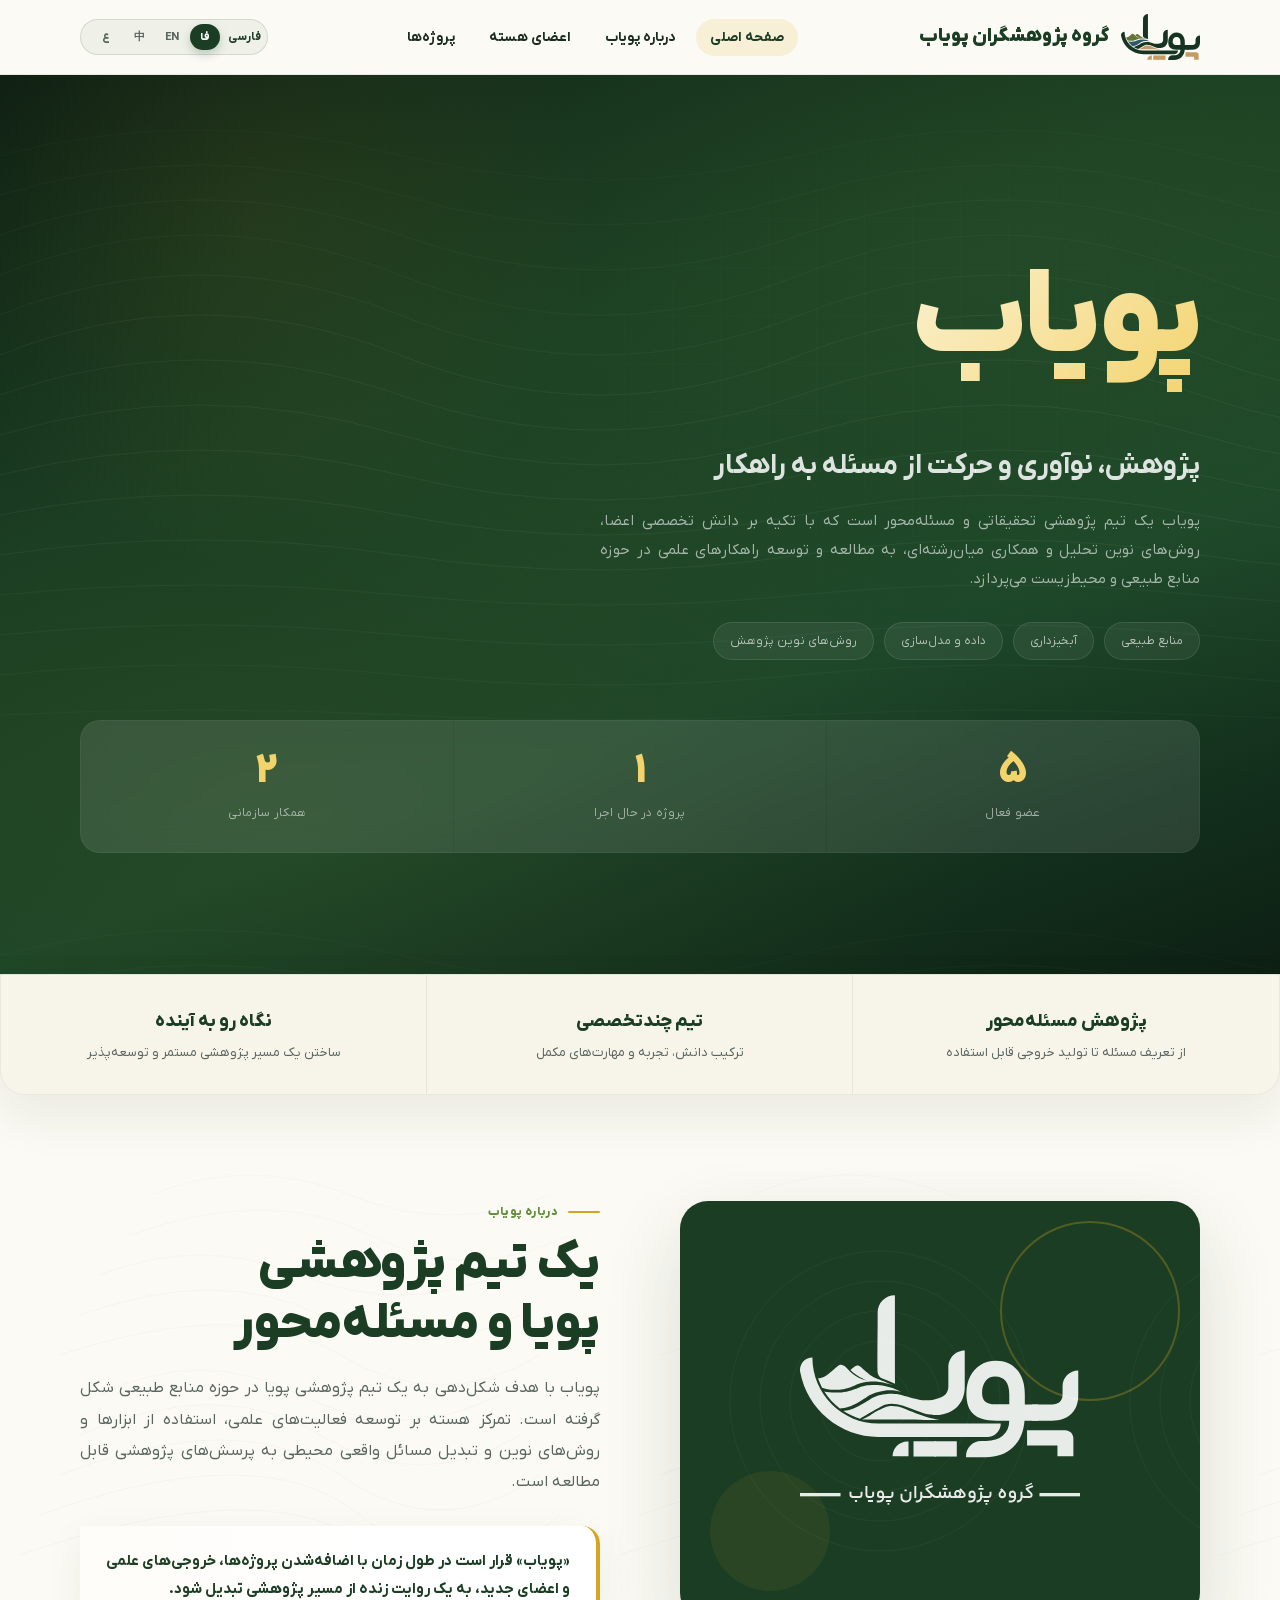
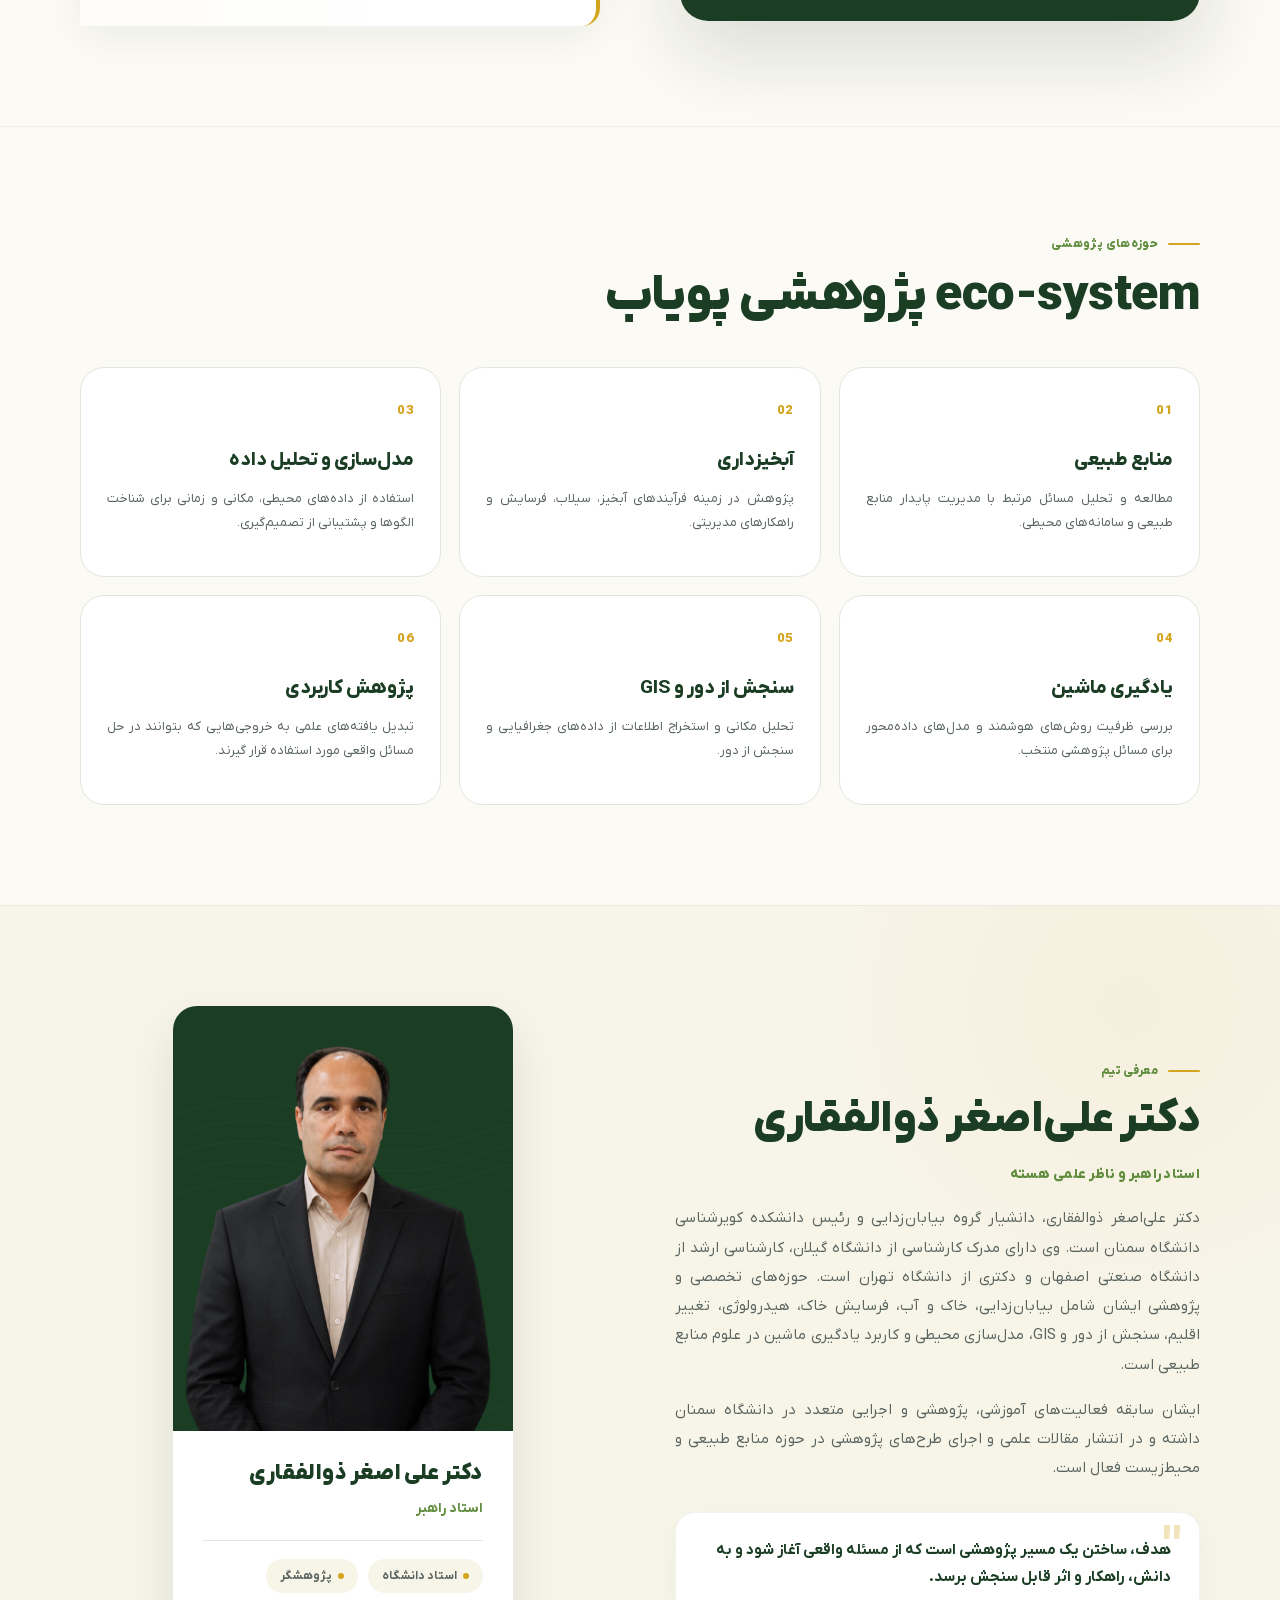
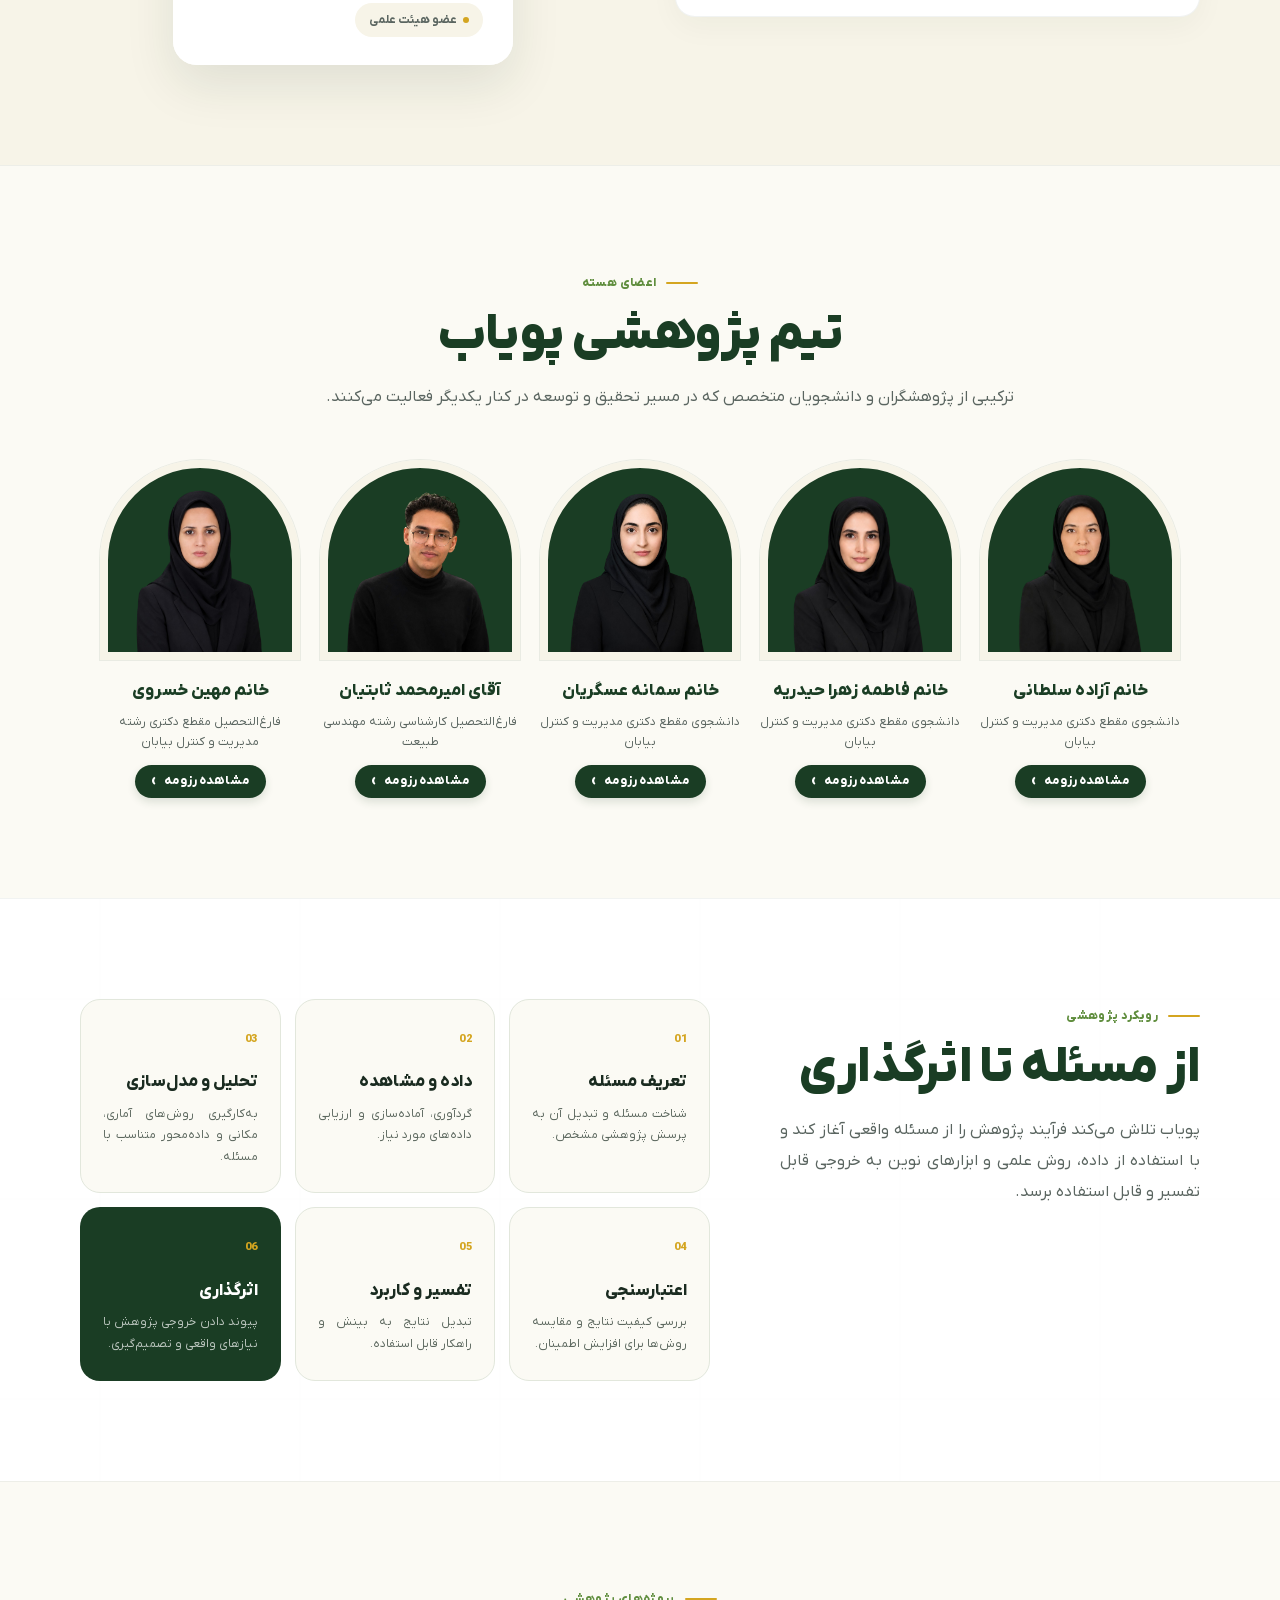
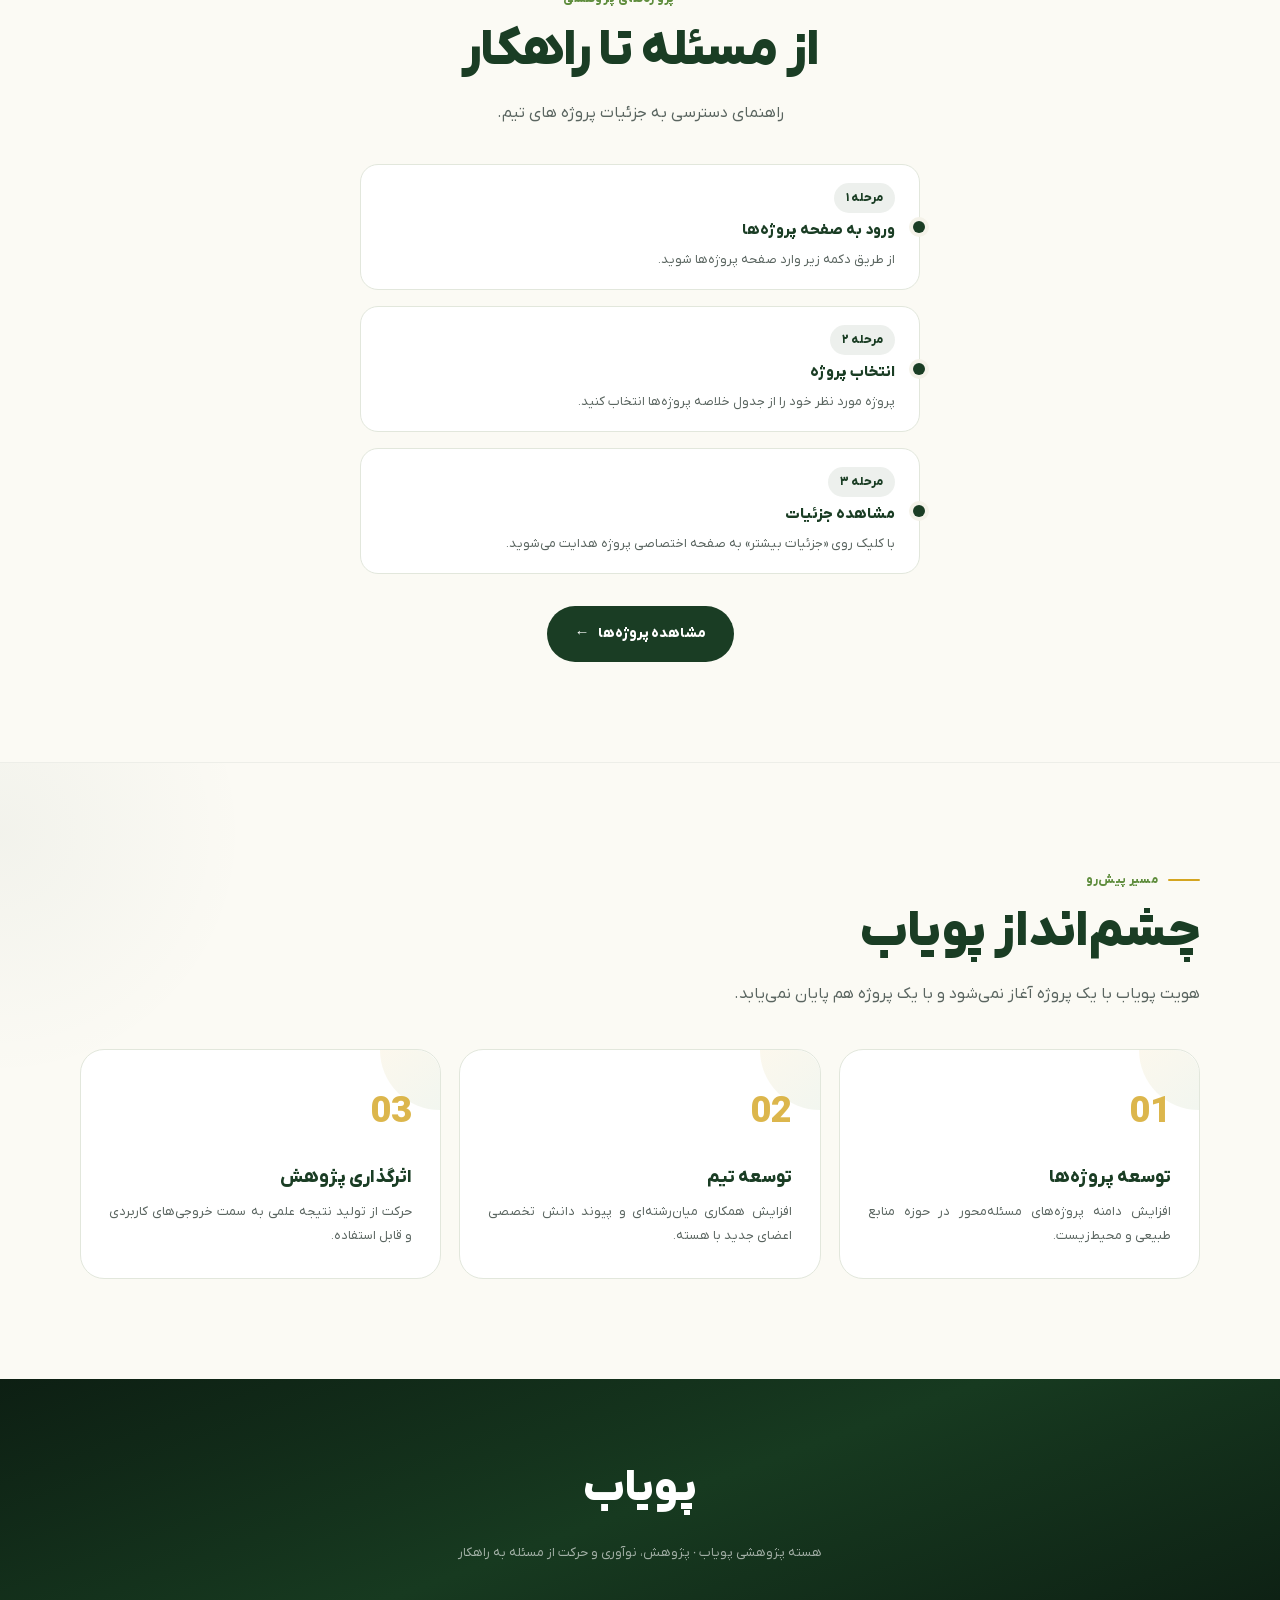
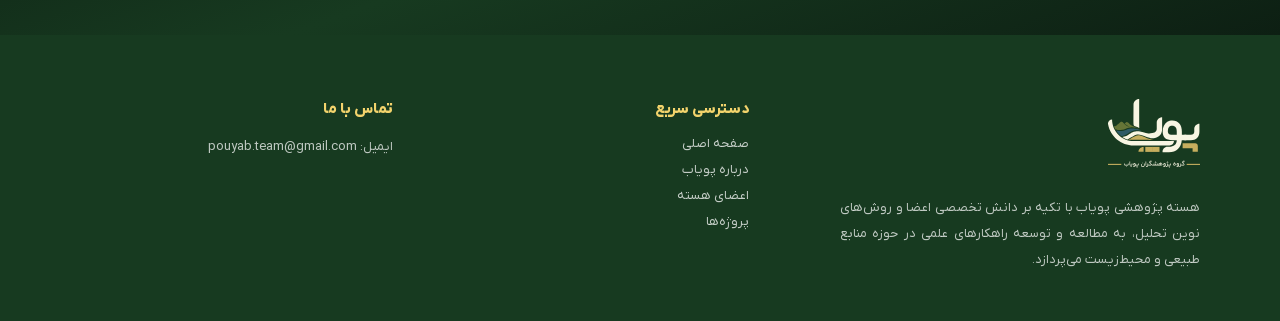
<file: index.html>
<!doctype html>
<html lang="fa" dir="rtl">
<head>
<meta charset="utf-8">
<meta name="viewport" content="width=device-width, initial-scale=1.0">
<meta name="description" content="پویاب با هدف شکلدهی به یک تیم پژوهشی پویا در حوزه منابع طبیعی شکل گرفته است. تمرکز هسته بر توسعه فعالیتهای علمی، استفاده از ابزارها و روشهای نوین و تبدیل مسائل واقعی محیطی به پرسشهای پژوهشی قابل مطالعه است.">
<title>تیم پژوهشی پویاب</title>
<link rel="canonical" href="https://www.pouyabteam.com/">
<link rel="icon" type="image/webp" href="assets/images/logo.webp">
<link rel="icon" type="image/png" sizes="48x48" href="assets/images/favicon-48x48.png">
<link rel="apple-touch-icon" sizes="180x180" href="assets/images/apple-touch-icon.png">
<meta property="og:type" content="website">
<meta property="og:site_name" content="تیم پژوهشی پویاب">
<meta property="og:title" content="تیم پژوهشی پویاب">
<meta property="og:description" content="پویاب با هدف شکلدهی به یک تیم پژوهشی پویا در حوزه منابع طبیعی شکل گرفته است. تمرکز هسته بر توسعه فعالیتهای علمی، استفاده از ابزارها و روشهای نوین و تبدیل مسائل واقعی محیطی به پرسشهای پژوهشی قابل مطالعه است.">
<meta property="og:url" content="https://www.pouyabteam.com/">
<meta property="og:image" content="https://www.pouyabteam.com/assets/images/logo.webp">
<meta property="og:locale" content="fa_IR">
<meta name="twitter:card" content="summary">
<meta name="twitter:title" content="تیم پژوهشی پویاب">
<meta name="twitter:description" content="پویاب با هدف شکلدهی به یک تیم پژوهشی پویا در حوزه منابع طبیعی شکل گرفته است. تمرکز هسته بر توسعه فعالیتهای علمی، استفاده از ابزارها و روشهای نوین و تبدیل مسائل واقعی محیطی به پرسشهای پژوهشی قابل مطالعه است.">
<meta name="twitter:image" content="https://www.pouyabteam.com/assets/images/logo.webp">
<script type="application/ld+json">
{
  "@context": "https://schema.org",
  "@type": "Organization",
  "name": "تیم پژوهشی پویاب",
  "url": "https://www.pouyabteam.com/",
  "logo": "https://www.pouyabteam.com/assets/images/logo.webp",
  "description": "پویاب با هدف شکلدهی به یک تیم پژوهشی پویا در حوزه منابع طبیعی شکل گرفته است.",
  "knowsAbout": ["منابع طبیعی", "آبخیزداری", "سیلاب", "فرسایش", "مدلسازی و تحلیل داده", "سنجش از دور", "GIS"]
}
</script>

<style>
/* =========================================================
   POUYAB — REDESIGNED ELITE THEME
   ========================================================= */

:root{
  --pouyab-green:#1a3d24;
  --pouyab-green-2:#214c2b;
  --pouyab-green-3:#5f8d3d;
  --pouyab-gold:#d4a520;
  --pouyab-gold-soft:#f3d36c;
  --pouyab-cream:#f7f4e8;
  --pouyab-paper:#fbfaf4;
  --pouyab-ink:#1a2b20;
  --pouyab-muted:#5a6560;
  --pouyab-line:#e2e7dc;
  --pouyab-white:#fff;
}

@font-face {
  font-family: "IRANYekan";
  src: url("assets/fonts/IRANYekanX-Regular.woff2") format("woff2");
  font-weight: 400;
  font-style: normal;
  font-display: swap;
}

@font-face {
  font-family: "IRANYekan";
  src: url("assets/fonts/IRANYekanX-Medium.woff2") format("woff2");
  font-weight: 500;
  font-style: normal;
  font-display: swap;
}

@font-face {
  font-family: "IRANYekan";
  src: url("assets/fonts/IRANYekanX-Bold.woff2") format("woff2");
  font-weight: 700;
  font-style: normal;
  font-display: swap;
}

@font-face {
  font-family: "IRANYekan";
  src: url("assets/fonts/IRANYekanX-ExtraBold.woff2") format("woff2");
  font-weight: 800;
  font-style: normal;
  font-display: swap;
}

@font-face {
  font-family: "IRANYekan";
  src: url("assets/fonts/IRANYekanX-Black.woff2") format("woff2");
  font-weight: 900;
  font-style: normal;
  font-display: swap;
}

/* ---------- TOPOGRAPHIC SVG PATTERN ---------- */
.pouyab-page{
  --pouyab-green:#1a3d24;
  --pouyab-green-2:#214c2b;
  --pouyab-green-3:#5f8d3d;
  --pouyab-gold:#d4a520;
  --pouyab-gold-soft:#f3d36c;
  --pouyab-cream:#f7f4e8;
  --pouyab-paper:#fbfaf4;
  --pouyab-ink:#1a2b20;
  --pouyab-muted:#5a6560;
  --pouyab-line:#e2e7dc;
  --pouyab-white:#fff;
  --pouyab-shadow:0 24px 60px rgba(20,50,30,.10);
  --pouyab-shadow-lg:0 32px 80px rgba(20,50,30,.14);

  width:100%;
  max-width:none;
  margin:0;
  overflow:hidden;
  background:var(--pouyab-paper);
  color:var(--pouyab-ink);
  font-family:"IRANYekan",sans-serif;
  line-height:1.85;
  box-sizing:border-box;
  -webkit-font-smoothing:antialiased;
}

.pouyab-page,
.pouyab-page *{
  box-sizing:border-box;
}

.pouyab-page img{
  max-width:100%;
}

.pouyab-page p{
  text-align:justify;
  text-justify:inter-word;
  text-align-last:right;
}

.pouyab-page .pouyab-subtitle,
.pouyab-page .pouyab-copy p,
.pouyab-page .pouyab-leader-copy p,
.pouyab-page .pouyab-area p,
.pouyab-page .pouyab-member p,
.pouyab-page .pouyab-method-intro p,
.pouyab-page .pouyab-future-subtitle,
.pouyab-page .pouyab-collab .pouyab-subtitle,
.pouyab-page .pouyab-projects-intro p{
  text-align:justify;
  text-justify:inter-word;
  text-align-last:right;
}

/* Centered contexts must override the justify above */
.pouyab-members-head p,
.pouyab-member p,
.pouyab-end p,
.pouyab-projects-intro-center .pouyab-title,
.pouyab-projects-intro-center .pouyab-subtitle{
  text-align:center !important;
  text-justify:auto !important;
  text-align-last:center !important;
}

.pouyab-shell{
  width:min(1120px,92%);
  margin:0 auto;
}

.pouyab-section{
  position:relative;
  padding:100px 0;
}

.pouyab-section + .pouyab-section{
  border-top:1px solid rgba(26,61,36,.06);
}

/* ---------- TOPOGRAPHIC BACKGROUND PATTERN ---------- */
.pouyab-topo-pattern{
  position:absolute;
  inset:0;
  pointer-events:none;
  z-index:0;
  opacity:.028;
  background-image:url("data:image/svg+xml,%3Csvg xmlns='http://www.w3.org/2000/svg' width='600' height='600'%3E%3Cpath d='M100,300 Q200,250 300,300 T500,300' fill='none' stroke='%23214c2b' stroke-width='1'/%3E%3Cpath d='M80,340 Q220,280 320,340 T520,340' fill='none' stroke='%23214c2b' stroke-width='1'/%3E%3Cpath d='M60,380 Q240,310 340,380 T540,380' fill='none' stroke='%23214c2b' stroke-width='1'/%3E%3Cpath d='M40,420 Q260,340 360,420 T560,420' fill='none' stroke='%23214c2b' stroke-width='1'/%3E%3Cpath d='M20,460 Q280,370 380,460 T580,460' fill='none' stroke='%23214c2b' stroke-width='1'/%3E%3Cpath d='M100,180 Q200,140 300,180 T500,180' fill='none' stroke='%23214c2b' stroke-width='1'/%3E%3Cpath d='M80,220 Q220,170 320,220 T520,220' fill='none' stroke='%23214c2b' stroke-width='1'/%3E%3Cpath d='M60,260 Q240,200 340,260 T540,260' fill='none' stroke='%23214c2b' stroke-width='1'/%3E%3Cpath d='M150,100 Q250,60 350,100 T550,100' fill='none' stroke='%23214c2b' stroke-width='.8'/%3E%3Cpath d='M130,140 Q270,90 370,140 T570,140' fill='none' stroke='%23214c2b' stroke-width='.8'/%3E%3C/svg%3E");
  background-size:600px 600px;
}

/* ---------- EDITORIAL TYPOGRAPHY ---------- */
.pouyab-eyebrow{
  display:inline-flex;
  align-items:center;
  gap:10px;
  color:var(--pouyab-green-3);
  font-size:12px;
  font-weight:800;
  letter-spacing:.35px;
  text-transform:uppercase;
  margin-bottom:12px;
}

.pouyab-eyebrow:before{
  content:"";
  width:32px;
  height:2px;
  background:var(--pouyab-gold);
  border-radius:999px;
}

.pouyab-title{
  margin:0;
  color:var(--pouyab-green);
  font-size:clamp(30px,4.2vw,50px);
  line-height:1.2;
  font-weight:900;
  letter-spacing:-.5px;
}

.pouyab-subtitle{
  margin:16px 0 0;
  max-width:700px;
  color:var(--pouyab-muted);
  font-size:16px;
  line-height:1.9;
}

.pouyab-ltr{
  direction:ltr;
  unicode-bidi:embed;
}

/* ---------- SCROLL REVEAL ANIMATIONS ---------- */
.sr{
  opacity:0;
  transform:translateY(40px);
  transition:opacity .8s cubic-bezier(.22,1,.36,1),transform .8s cubic-bezier(.22,1,.36,1);
}

.sr.is-visible{
  opacity:1;
  transform:translateY(0);
}

.sr-delay-1{ transition-delay:.12s; }
.sr-delay-2{ transition-delay:.24s; }
.sr-delay-3{ transition-delay:.36s; }
.sr-delay-4{ transition-delay:.48s; }
.sr-delay-5{ transition-delay:.6s; }
.sr-delay-6{ transition-delay:.72s; }

.sr-left{
  opacity:0;
  transform:translateX(50px);
  transition:opacity .8s cubic-bezier(.22,1,.36,1),transform .8s cubic-bezier(.22,1,.36,1);
}
.sr-left.is-visible{
  opacity:1;
  transform:translateX(0);
}

.sr-right{
  opacity:0;
  transform:translateX(-50px);
  transition:opacity .8s cubic-bezier(.22,1,.36,1),transform .8s cubic-bezier(.22,1,.36,1);
}
.sr-right.is-visible{
  opacity:1;
  transform:translateX(0);
}

.sr-scale{
  opacity:0;
  transform:scale(.92);
  transition:opacity .8s cubic-bezier(.22,1,.36,1),transform .8s cubic-bezier(.22,1,.36,1);
}
.sr-scale.is-visible{
  opacity:1;
  transform:scale(1);
}

/* ---------- HERO ---------- */
.pouyab-hero{
  position:relative;
  min-height:100vh;
  display:flex;
  align-items:center;
  overflow:hidden;
  color:#fff;
  background:linear-gradient(160deg,#0d1f13 0%,#183c22 35%,#1a4428 65%,#0d1f13 100%);
}

.pouyab-hero::before{
  content:"";
  position:absolute;
  inset:0;
  background:
    radial-gradient(ellipse 80% 60% at 80% 20%,rgba(95,141,61,.15),transparent),
    radial-gradient(ellipse 60% 50% at 20% 80%,rgba(212,165,32,.06),transparent);
  z-index:1;
}

.pouyab-hero::after{
  content:"";
  position:absolute;
  inset:0;
  opacity:.04;
  background-image:
    linear-gradient(rgba(255,255,255,.5) 1px,transparent 1px),
    linear-gradient(90deg,rgba(255,255,255,.5) 1px,transparent 1px);
  background-size:48px 48px;
  mask-image:radial-gradient(ellipse 80% 70% at 70% 30%,rgba(0,0,0,.6),transparent);
  z-index:1;
}

.pouyab-hero-topo{
  position:absolute;
  inset:0;
  z-index:1;
  opacity:.06;
  background-image:url("data:image/svg+xml,%3Csvg xmlns='http://www.w3.org/2000/svg' width='800' height='800'%3E%3Cpath d='M0,400 Q200,350 400,400 T800,400' fill='none' stroke='%23ffffff' stroke-width='.8'/%3E%3Cpath d='M0,360 Q200,300 400,360 T800,360' fill='none' stroke='%23ffffff' stroke-width='.8'/%3E%3Cpath d='M0,320 Q200,250 400,320 T800,320' fill='none' stroke='%23ffffff' stroke-width='.8'/%3E%3Cpath d='M0,280 Q200,200 400,280 T800,280' fill='none' stroke='%23ffffff' stroke-width='.8'/%3E%3Cpath d='M0,440 Q200,400 400,440 T800,440' fill='none' stroke='%23ffffff' stroke-width='.8'/%3E%3Cpath d='M0,480 Q200,450 400,480 T800,480' fill='none' stroke='%23ffffff' stroke-width='.8'/%3E%3Cpath d='M0,520 Q200,500 400,520 T800,520' fill='none' stroke='%23ffffff' stroke-width='.6'/%3E%3Cpath d='M0,560 Q200,540 400,560 T800,560' fill='none' stroke='%23ffffff' stroke-width='.6'/%3E%3Cpath d='M0,240 Q200,160 400,240 T800,240' fill='none' stroke='%23ffffff' stroke-width='.6'/%3E%3Cpath d='M0,200 Q200,120 400,200 T800,200' fill='none' stroke='%23ffffff' stroke-width='.5'/%3E%3Cpath d='M0,160 Q200,90 400,160 T800,160' fill='none' stroke='%23ffffff' stroke-width='.5'/%3E%3Cpath d='M0,600 Q200,580 400,600 T800,600' fill='none' stroke='%23ffffff' stroke-width='.5'/%3E%3Cpath d='M0,640 Q200,630 400,640 T800,640' fill='none' stroke='%23ffffff' stroke-width='.4'/%3E%3Cpath d='M0,120 Q200,60 400,120 T800,120' fill='none' stroke='%23ffffff' stroke-width='.4'/%3E%3Cpath d='M0,80 Q200,30 400,80 T800,80' fill='none' stroke='%23ffffff' stroke-width='.3'/%3E%3C/svg%3E");
  background-size:800px 800px;
}

.pouyab-hero-glow{
  position:absolute;
  width:700px;
  height:700px;
  border-radius:50%;
  background:radial-gradient(circle,rgba(212,165,32,.08) 0%,transparent 70%);
  top:-200px;
  left:-100px;
  z-index:1;
  pointer-events:none;
}

.pouyab-hero-inner{
  position:relative;
  z-index:3;
  width:min(1120px,92%);
  margin:0 auto;
  padding:60px 0 0;
}

.pouyab-hero-top{
  display:grid;
  grid-template-columns:1.4fr .6fr;
  gap:60px;
  align-items:center;
}

.pouyab-hero-copy{
  max-width:760px;
}

.pouyab-hero-kicker{
  display:inline-flex;
  align-items:center;
  gap:8px;
  padding:8px 18px;
  border:1px solid rgba(255,255,255,.18);
  border-radius:999px;
  background:rgba(255,255,255,.05);
  font-size:13px;
  color:rgba(255,255,255,.7);
  backdrop-filter:blur(8px);
}

.pouyab-hero-kicker::before{
  content:"";
  width:6px;
  height:6px;
  border-radius:50%;
  background:var(--pouyab-gold);
}

.pouyab-hero h1{
  margin:-20px 0 0;
  font-size:clamp(60px,10vw,120px);
  line-height:1.4;
  font-weight:900;
  letter-spacing:-4px;
  background:linear-gradient(135deg,#fff 30%,var(--pouyab-gold-soft) 100%);
  -webkit-background-clip:text;
  -webkit-text-fill-color:transparent;
  background-clip:text;
  margin-bottom:40px !important;
}

.pouyab-hero h2{
  margin:30px 0 0;
  font-size:clamp(18px,2.5vw,28px);
  line-height:1.55;
  font-weight:700;
  color:rgba(255,255,255,.85);
  max-width:600px;
}

.pouyab-hero p{
  max-width:600px;
  margin:18px 0 0;
  color:rgba(255,255,255,.6);
  font-size:15px;
  line-height:1.95;
}

.pouyab-hero-tags{
  display:flex;
  flex-wrap:wrap;
  gap:10px;
  margin-top:28px;
}

.pouyab-hero-tag{
  padding:7px 16px;
  border-radius:999px;
  background:rgba(255,255,255,.06);
  border:1px solid rgba(255,255,255,.1);
  font-size:12px;
  color:rgba(255,255,255,.65);
  transition:all .3s ease;
}

.pouyab-hero-tag:hover{
  background:rgba(255,255,255,.12);
  color:#fff;
}

.pouyab-hero-mark{
  position:relative;
  min-height:320px;
  display:grid;
  place-items:center;
}

.pouyab-hero-logos{
  position:absolute;
  top:2px;
  left:2px;
  display:flex;
  align-items:center;
  gap:20px;
  direction:ltr;
  z-index:10;
}

.pouyab-hero-logos img{
  width:120px;
  height:120px;
  object-fit:contain;
  opacity:.9;
}

/* ---------- HERO STATS BAR ---------- */
.pouyab-hero-stats{
  display:grid;
  grid-template-columns:repeat(3,1fr);
  gap:1px;
  margin-top:60px;
  background:rgba(255,255,255,.08);
  border-radius:20px;
  overflow:hidden;
  backdrop-filter:blur(12px);
  border:1px solid rgba(255,255,255,.08);
}

.pouyab-hero-stat{
  padding:28px 24px;
  text-align:center;
  background:rgba(255,255,255,.03);
  transition:background .3s ease;
}

.pouyab-hero-stat:hover{
  background:rgba(255,255,255,.08);
}

.pouyab-hero-stat strong{
  display:block;
  font-size:clamp(28px,3.5vw,42px);
  font-weight:900;
  color:var(--pouyab-gold-soft);
  line-height:1.1;
}

.pouyab-hero-stat span{
  display:block;
  margin-top:6px;
  font-size:12px;
  color:rgba(255,255,255,.55);
  letter-spacing:.3px;
}

/* ---------- IDENTITY STRIP ---------- */
.pouyab-identity{
  margin-top:-1px;
  position:relative;
  z-index:3;
}

.pouyab-identity-card{
  display:grid;
  grid-template-columns:1fr 1fr 1fr;
  gap:0;
  background:rgba(247,244,232,.95);
  backdrop-filter:blur(16px);
  border:1px solid rgba(26,61,36,.06);
  border-radius:0 0 24px 24px;
  overflow:hidden;
  box-shadow:0 20px 50px rgba(20,50,30,.08);
}

.pouyab-identity-item{
  padding:30px 28px;
  text-align:center;
  position:relative;
  transition:background .3s ease;
}

.pouyab-identity-item:hover{
  background:rgba(255,255,255,.6);
}

.pouyab-identity-item + .pouyab-identity-item{
  border-right:1px solid rgba(26,61,36,.08);
}

.pouyab-identity-item strong{
  display:block;
  color:var(--pouyab-green);
  font-size:18px;
  font-weight:800;
}

.pouyab-identity-item span{
  color:var(--pouyab-muted);
  font-size:13px;
  line-height:1.7;
  display:block;
  margin-top:4px;
}

/* ---------- ABOUT — EDITORIAL MANIFESTO ---------- */
.pouyab-about{
  position:relative;
  overflow:hidden;
}

.pouyab-about-grid{
  display:grid;
  grid-template-columns:1fr 1fr;
  gap:80px;
  align-items:center;
}

.pouyab-about-visual{
  position:relative;
  min-height:420px;
  border-radius:28px;
  background:linear-gradient(160deg,var(--pouyab-green) 0%,#1a3d24 100%);
  overflow:hidden;
  box-shadow:var(--pouyab-shadow-lg);
}

.pouyab-about-visual::before{
  content:"";
  position:absolute;
  inset:0;
  opacity:.08;
  background-image:url("data:image/svg+xml,%3Csvg xmlns='http://www.w3.org/2000/svg' width='400' height='400'%3E%3Ccircle cx='200' cy='200' r='150' fill='none' stroke='%23fff' stroke-width='.5'/%3E%3Ccircle cx='200' cy='200' r='120' fill='none' stroke='%23fff' stroke-width='.5'/%3E%3Ccircle cx='200' cy='200' r='90' fill='none' stroke='%23fff' stroke-width='.5'/%3E%3Ccircle cx='200' cy='200' r='60' fill='none' stroke='%23fff' stroke-width='.5'/%3E%3Ccircle cx='200' cy='200' r='30' fill='none' stroke='%23fff' stroke-width='.5'/%3E%3C/svg%3E");
  background-size:400px 400px;
}

.pouyab-about-center{
  position:absolute;
  inset:0;
  display:grid;
  place-items:center;
  z-index:1;
}

.pouyab-about-logos{
  position:relative;
  display:flex;
  align-items:center;
  gap:20px;
  direction:ltr;
}

.pouyab-about-logos img{
  width:280px;
  height:280px;
  object-fit:contain;
  filter:brightness(0) invert(1);
  opacity:.9;
}

.pouyab-about-accent{
  position:absolute;
  width:180px;
  height:180px;
  border-radius:50%;
  border:2px solid rgba(212,165,32,.3);
  top:20px;
  right:20px;
}

.pouyab-about-accent-2{
  position:absolute;
  width:120px;
  height:120px;
  border-radius:50%;
  background:rgba(212,165,32,.08);
  bottom:30px;
  left:30px;
}

.pouyab-copy{
  position:relative;
  z-index:1;
}

.pouyab-copy p{
  color:var(--pouyab-muted);
  font-size:16px;
  margin:18px 0;
  line-height:1.95;
}

.pouyab-highlight{
  margin-top:28px;
  padding:22px 26px;
  border-right:4px solid var(--pouyab-gold);
  border-radius:0 18px 18px 0;
  background:#fff;
  box-shadow:0 12px 40px rgba(20,50,30,.06);
  color:var(--pouyab-green);
  font-weight:700;
  font-size:15px;
  line-height:1.85;
  position:relative;
  overflow:hidden;
}

.pouyab-highlight::before{
  content:"";
  position:absolute;
  top:0;
  right:0;
  width:100%;
  height:100%;
  background:linear-gradient(90deg,rgba(212,165,32,.03),transparent 60%);
  pointer-events:none;
}

/* ---------- RESEARCH AREAS — CONSTELLATION ---------- */
.pouyab-research{
  position:relative;
}

.pouyab-area-grid{
  display:grid;
  grid-template-columns:repeat(3,1fr);
  gap:18px;
  margin-top:40px;
}

.pouyab-area{
  position:relative;
  min-height:210px;
  padding:28px 26px;
  border:1px solid var(--pouyab-line);
  border-radius:24px;
  background:#fff;
  transition:all .4s cubic-bezier(.22,1,.36,1);
  overflow:hidden;
}

.pouyab-area::before{
  content:"";
  position:absolute;
  top:0;
  right:0;
  width:100%;
  height:3px;
  background:linear-gradient(90deg,var(--pouyab-gold),var(--pouyab-green-3));
  opacity:0;
  transition:opacity .4s ease;
}

.pouyab-area:hover{
  transform:translateY(-6px);
  box-shadow:0 20px 50px rgba(20,50,30,.10);
  border-color:rgba(212,165,32,.3);
}

.pouyab-area:hover::before{
  opacity:1;
}

.pouyab-area-number{
  color:var(--pouyab-gold);
  font-weight:900;
  font-size:13px;
  letter-spacing:.5px;
}

.pouyab-area h3{
  margin:18px 0 8px;
  color:var(--pouyab-green);
  font-size:19px;
  font-weight:800;
}

.pouyab-area p{
  margin:0;
  color:var(--pouyab-muted);
  font-size:13px;
  line-height:1.85;
}

/* ---------- LEADER — PRESTIGIOUS EDITORIAL ---------- */
.pouyab-leader{
  background:var(--pouyab-cream);
  position:relative;
  overflow:hidden;
}

.pouyab-leader::before{
  content:"";
  position:absolute;
  width:600px;
  height:600px;
  border-radius:50%;
  background:radial-gradient(circle,rgba(212,165,32,.05),transparent 70%);
  top:-200px;
  right:-150px;
  pointer-events:none;
}

.pouyab-leader-grid{
  display:grid;
  grid-template-columns:1fr 1fr;
  gap:70px;
  align-items:center;
}

.pouyab-leader-copy{
  order:1;
}

.pouyab-leader-copy .pouyab-title{
  font-size:clamp(28px,4vw,44px);
}

.pouyab-leader-role{
  display:inline-block;
  margin:16px 0;
  color:var(--pouyab-green-3);
  font-size:14px;
  font-weight:800;
  letter-spacing:.3px;
}

.pouyab-leader-copy p{
  color:var(--pouyab-muted);
  font-size:15px;
  margin:0 0 16px;
  line-height:1.95;
}

.pouyab-quote{
  margin-top:28px;
  padding:24px 28px;
  border-radius:20px;
  background:#fff;
  border:1px solid rgba(26,61,36,.06);
  color:var(--pouyab-green);
  font-weight:700;
  font-size:15px;
  line-height:1.85;
  position:relative;
  box-shadow:0 10px 30px rgba(20,50,30,.04);
}

.pouyab-quote::before{
  content:"\"";
  position:absolute;
  top:12px;
  right:18px;
  font-size:48px;
  color:var(--pouyab-gold);
  opacity:.3;
  font-weight:900;
  line-height:1;
}

/* ---------- Leader Photo — Clean Card ---------- */
.pouyab-leader-photo{
  position:relative;
  order:2;
  display:flex;
  justify-content:center;
}

.pouyab-leader-card{
  position:relative;
  width:min(340px,100%);
  border-radius:24px;
  overflow:hidden;
  background:#fff;
  box-shadow:0 20px 50px rgba(20,50,30,.10);
}

.pouyab-leader-card-img{
  position:relative;
  width:100%;
  aspect-ratio:4/5;
  overflow:hidden;
  background:linear-gradient(160deg,var(--pouyab-green) 0%,#1a3d24 100%);
}

.pouyab-leader-card-img::before{
  content:"";
  position:absolute;
  inset:0;
  opacity:.05;
  background-image:url("data:image/svg+xml,%3Csvg xmlns='http://www.w3.org/2000/svg' width='300' height='300'%3E%3Cpath d='M0,150 Q75,120 150,150 T300,150' fill='none' stroke='%23fff' stroke-width='.6'/%3E%3Cpath d='M0,130 Q75,100 150,130 T300,130' fill='none' stroke='%23fff' stroke-width='.6'/%3E%3Cpath d='M0,170 Q75,140 150,170 T300,170' fill='none' stroke='%23fff' stroke-width='.6'/%3E%3Cpath d='M0,110 Q75,80 150,110 T300,110' fill='none' stroke='%23fff' stroke-width='.5'/%3E%3Cpath d='M0,190 Q75,160 150,190 T300,190' fill='none' stroke='%23fff' stroke-width='.5'/%3E%3C/svg%3E");
  background-size:300px 300px;
  z-index:1;
}

.pouyab-leader-card-img img{
  position:absolute;
  inset:0;
  width:100%;
  height:100%;
  object-fit:cover;
  object-position:center top;
  display:block;
}

.pouyab-leader-card-body{
  padding:28px 30px;
  background:#fff;
}

.pouyab-leader-card-name{
  margin:0;
  color:var(--pouyab-green);
  font-size:22px;
  font-weight:900;
  line-height:1.4;
}

.pouyab-leader-card-title{
  margin:6px 0 0;
  color:var(--pouyab-green-3);
  font-size:14px;
  font-weight:700;
}

.pouyab-leader-card-info{
  display:flex;
  flex-wrap:wrap;
  gap:10px;
  margin-top:18px;
  padding-top:18px;
  border-top:1px solid var(--pouyab-line);
}

.pouyab-leader-card-tag{
  display:inline-flex;
  align-items:center;
  gap:6px;
  padding:6px 14px;
  border-radius:999px;
  background:var(--pouyab-cream);
  color:var(--pouyab-muted);
  font-size:12px;
  font-weight:700;
}

.pouyab-leader-card-tag::before{
  content:"";
  width:6px;
  height:6px;
  border-radius:50%;
  background:var(--pouyab-gold);
}

/* ---------- TEAM MEMBERS — RESEARCH NETWORK ---------- */
.pouyab-members{
  position:relative;
}

.pouyab-members-head{
  text-align:center;
  max-width:760px;
  margin:0 auto;
}

.pouyab-members-head .pouyab-eyebrow{
  justify-content:center;
}

.pouyab-member-grid{
  display:flex;
  flex-wrap:wrap;
  justify-content:center;
  gap:20px;
  margin-top:48px;
}

.pouyab-member{
  flex:0 0 200px;
  text-align:center;
  position:relative;
  display:flex;
  flex-direction:column;
  align-items:center;
}

.pouyab-member > p{
  padding-bottom:12px;
}

.pouyab-member > .pouyab-rv-btn{
  margin-top:auto;
}

.pouyab-member-photo{
  position:relative;
  width:200px;
  height:200px;
  margin-inline:auto;
  border-radius:100px 100px 0 0;
  background:linear-gradient(160deg,var(--pouyab-green) 0%,#1a3d24 100%);
  overflow:hidden;
  border:8px solid var(--pouyab-cream);
  box-shadow:0 0 0 1px rgba(26,61,36,.08);
  transition:all .4s cubic-bezier(.22,1,.36,1);
}

.pouyab-member:hover .pouyab-member-photo{
  transform:translateY(-4px);
  box-shadow:0 12px 30px rgba(20,50,30,.12);
}

.pouyab-member-photo img{
  position:absolute;
  top:0;
  left:0;
  width:100%;
  height:100%;
  object-fit:cover;
  object-position:center top;
  display:block;
}

.pouyab-member-photo .pouyab-photo-placeholder{
  color:rgba(255,255,255,.68);
}

.pouyab-member h3{
  color:var(--pouyab-green);
  font-size:17px;
  margin:16px 0 4px;
  font-weight:800;
}

.pouyab-member p{
  color:var(--pouyab-muted);
  font-size:12px;
  margin:0;
  line-height:1.7;
}

.pouyab-member small{
  display:block;
  margin-top:6px;
  color:#89948c;
  font-size:11px;
}

/* ---------- METHOD — VISUAL PROCESS FLOW ---------- */
.pouyab-method{
  background:#fff;
  position:relative;
}

.pouyab-method::before{
  content:"";
  position:absolute;
  inset:0;
  opacity:.018;
  background-image:url("data:image/svg+xml,%3Csvg xmlns='http://www.w3.org/2000/svg' width='200' height='200'%3E%3Cpath d='M0,100 L200,100' stroke='%23214c2b' stroke-width='.5'/%3E%3Cpath d='M100,0 L100,200' stroke='%23214c2b' stroke-width='.5'/%3E%3C/svg%3E");
  background-size:200px 200px;
}

.pouyab-method-grid{
  display:grid;
  grid-template-columns:.8fr 1.2fr;
  gap:70px;
  align-items:start;
}

.pouyab-method-intro p{
  color:var(--pouyab-muted);
  font-size:16px;
  line-height:1.95;
  margin-top:16px;
}

.pouyab-flow{
  display:grid;
  grid-template-columns:repeat(3,1fr);
  gap:14px;
}

.pouyab-flow-card{
  position:relative;
  min-height:155px;
  padding:24px 22px;
  border:1px solid var(--pouyab-line);
  border-radius:20px;
  background:var(--pouyab-paper);
  transition:all .35s cubic-bezier(.22,1,.36,1);
}

.pouyab-flow-card:hover{
  transform:translateY(-3px);
  box-shadow:0 14px 35px rgba(20,50,30,.07);
  border-color:rgba(212,165,32,.3);
}

.pouyab-flow-card:last-child{
  background:var(--pouyab-green);
  color:#fff;
  border-color:transparent;
}

.pouyab-flow-card:last-child:hover{
  background:#1a3d24;
}

.pouyab-flow-num{
  font-size:11px;
  color:var(--pouyab-gold);
  font-weight:900;
  letter-spacing:.5px;
}

.pouyab-flow-card h3{
  margin:14px 0 5px;
  color:inherit;
  font-size:17px;
  font-weight:800;
}

.pouyab-flow-card p{
  margin:0;
  color:inherit;
  opacity:.7;
  font-size:12px;
  line-height:1.8;
}

/* ---------- PROJECTS ---------- */
.pouyab-projects{
  background:var(--pouyab-cream);
  position:relative;
}

.pouyab-project-feature{
  display:grid;
  grid-template-columns:1.05fr .95fr;
  gap:0;
  margin-top:40px;
  border-radius:28px;
  background:#fff;
  box-shadow:var(--pouyab-shadow);
  overflow:hidden;
}

.pouyab-project-visual{
  min-height:380px;
  position:relative;
  overflow:hidden;
  align-self:stretch;
}

.pouyab-project-copy{
  padding:36px 32px;
  align-self:center;
}

.pouyab-project-status{
  display:inline-flex;
  padding:6px 14px;
  border-radius:999px;
  color:var(--pouyab-green);
  background:#edf3e8;
  font-size:11px;
  font-weight:800;
}

.pouyab-project-copy h3{
  color:var(--pouyab-green);
  font-size:26px;
  line-height:1.45;
  margin:16px 0 6px;
  font-weight:800;
}

.pouyab-project-copy h4{
  color:var(--pouyab-green-3);
  margin:0 0 16px;
  font-size:15px;
  font-weight:700;
}

.pouyab-project-copy p{
  color:var(--pouyab-muted);
  font-size:14px;
  line-height:1.85;
}

.pouyab-project-meta{
  display:flex;
  flex-wrap:wrap;
  gap:10px;
  margin-top:24px;
}

.pouyab-project-meta span{
  padding:6px 12px;
  border:1px solid var(--pouyab-line);
  border-radius:10px;
  font-size:11px;
  color:var(--pouyab-muted);
}

/* ---------- PROJECTS INTRO ---------- */
.pouyab-projects-intro{
  position:relative;
}

.pouyab-projects-intro-center{
  max-width:700px;
  margin:0 auto;
  text-align:center;
}

.pouyab-projects-intro-steps{
  position:relative;
  max-width:560px;
  margin:36px auto 0;
  padding-right:0;
  text-align:right;
}

.pouyab-projects-intro-step{
  position:relative;
  display:block;
  padding:18px 24px 18px 18px;
  border-radius:18px;
  background:#fff;
  border:1px solid var(--pouyab-line);
  transition:all .35s cubic-bezier(.22,1,.36,1);
}

.pouyab-projects-intro-step:not(:last-child){
  margin-bottom:16px;
}

.pouyab-projects-intro-step:hover{
  transform:translateY(-2px);
  box-shadow:0 10px 28px rgba(20,50,30,.06);
}

.pouyab-projects-intro-step-dot{
  position:absolute;
  top:50%;
  right:-6px;
  width:12px;
  height:12px;
  margin-top:-6px;
  border-radius:50%;
  background:linear-gradient(135deg,var(--pouyab-green) 0%,#1a3d24 100%);
  box-shadow:0 0 0 4px #f4f2e9;
}

.pouyab-projects-intro-step-body strong{
  display:block;
  color:var(--pouyab-green);
  font-size:15px;
  font-weight:800;
  margin-top:4px;
}

.pouyab-projects-intro-step-body > span:last-child{
  display:block;
  margin-top:4px;
  color:var(--pouyab-muted);
  font-size:13px;
  line-height:1.7;
}

.pouyab-projects-intro-step-label{
  display:inline-block;
  padding:4px 12px;
  border-radius:999px;
  background:rgba(26,61,36,.08);
  color:var(--pouyab-green);
  font-size:12px;
  font-weight:800;
}

.pouyab-projects-intro-btn-wrap{
  margin-top:32px;
  text-align:center;
}

.pouyab-projects-intro-btn{
  display:inline-flex;
  align-items:center;
  gap:8px;
  padding:14px 28px;
  border-radius:999px;
  background:linear-gradient(135deg,var(--pouyab-green) 0%,#1a3d24 100%);
  color:#fff;
  font-size:14px;
  font-weight:800;
  text-decoration:none;
  transition:all .35s cubic-bezier(.22,1,.36,1);
}

.pouyab-projects-intro-btn:hover{
  transform:translateY(-3px);
  box-shadow:0 12px 30px rgba(20,50,30,.25);
}

.pouyab-projects-intro-btn-arrow{
  font-size:15px;
  transition:transform .25s ease;
}

.pouyab-projects-intro-btn:hover .pouyab-projects-intro-btn-arrow{
  transform:translateX(-4px);
}

/* ---------- COLLABORATIONS ---------- */
.pouyab-collab{
  background:linear-gradient(160deg,#0d1f13 0%,var(--pouyab-green) 50%,#1a3d24 100%);
  color:#fff;
  position:relative;
  overflow:hidden;
}

.pouyab-collab::before{
  content:"";
  position:absolute;
  inset:0;
  opacity:.04;
  background-image:url("data:image/svg+xml,%3Csvg xmlns='http://www.w3.org/2000/svg' width='600' height='600'%3E%3Cpath d='M100,300 Q200,250 300,300 T500,300' fill='none' stroke='%23ffffff' stroke-width='.8'/%3E%3Cpath d='M80,340 Q220,280 320,340 T520,340' fill='none' stroke='%23ffffff' stroke-width='.8'/%3E%3Cpath d='M60,380 Q240,310 340,380 T540,380' fill='none' stroke='%23ffffff' stroke-width='.8'/%3E%3Cpath d='M40,420 Q260,340 360,420 T560,420' fill='none' stroke='%23ffffff' stroke-width='.6'/%3E%3Cpath d='M20,460 Q280,370 380,460 T580,460' fill='none' stroke='%23ffffff' stroke-width='.6'/%3E%3Cpath d='M100,180 Q200,140 300,180 T500,180' fill='none' stroke='%23ffffff' stroke-width='.6'/%3E%3Cpath d='M80,220 Q220,170 320,220 T520,220' fill='none' stroke='%23ffffff' stroke-width='.5'/%3E%3C/svg%3E");
  background-size:600px 600px;
}

.pouyab-collab .pouyab-title,
.pouyab-collab .pouyab-subtitle{
  color:#fff;
}

.pouyab-collab .pouyab-subtitle{
  opacity:.7;
}

.pouyab-collab-grid{
  display:grid;
  grid-template-columns:repeat(2,1fr);
  gap:28px;
  margin-top:40px;
}

.pouyab-partner{
  min-height:280px;
  display:flex;
  flex-direction:column;
  align-items:center;
  justify-content:center;
  gap:24px;
  padding:52px 24px;
  border:1px solid rgba(255,255,255,.12);
  border-radius:24px;
  background:rgba(255,255,255,.05);
  text-align:center;
  transition:all .35s cubic-bezier(.22,1,.36,1);
  backdrop-filter:blur(8px);
}

.pouyab-partner:hover{
  background:rgba(255,255,255,.10);
  border-color:rgba(255,255,255,.2);
  transform:translateY(-5px);
  box-shadow:0 20px 50px rgba(20,50,30,.25), 0 0 40px rgba(26,61,36,.3), 0 0 60px rgba(26,61,36,.15);
}

.pouyab-partner-logo{
  max-width:300px;
  max-height:120px;
  width:auto;
  height:auto;
  object-fit:contain;
  filter:drop-shadow(0 6px 20px rgba(0,0,0,.3)) drop-shadow(0 0 15px rgba(255,255,255,.15));
  transition:filter .35s ease, transform .35s ease;
}

.pouyab-partner:hover .pouyab-partner-logo{
  filter:drop-shadow(0 8px 28px rgba(0,0,0,.4)) drop-shadow(0 0 30px rgba(26,61,36,.5));
  transform:scale(1.1);
}

.pouyab-partner strong{
  display:block;
  color:#fff;
  font-size:18px;
  font-weight:800;
  line-height:1.6;
}

/* ---------- FUTURE — TRAJECTORY ---------- */
.pouyab-future{
  position:relative;
  overflow:hidden;
}

.pouyab-future::before{
  content:"";
  position:absolute;
  width:500px;
  height:500px;
  border-radius:50%;
  left:-250px;
  top:-180px;
  background:radial-gradient(circle,rgba(26,61,36,.04),transparent 70%);
  pointer-events:none;
}

.pouyab-future-grid{
  display:grid;
  grid-template-columns:1fr 1fr 1fr;
  gap:18px;
  margin-top:40px;
}

.pouyab-future-card{
  position:relative;
  padding:30px 28px;
  min-height:220px;
  border-radius:24px;
  background:#fff;
  border:1px solid var(--pouyab-line);
  transition:all .35s cubic-bezier(.22,1,.36,1);
  overflow:hidden;
}

.pouyab-future-card::before{
  content:"";
  position:absolute;
  top:0;
  right:0;
  width:60px;
  height:60px;
  border-radius:0 24px 0 60px;
  background:linear-gradient(135deg,var(--pouyab-gold),var(--pouyab-green-3));
  opacity:.08;
}

.pouyab-future-card:hover{
  transform:translateY(-4px);
  box-shadow:0 18px 45px rgba(20,50,30,.08);
}

.pouyab-future-card .num{
  color:var(--pouyab-gold);
  font-size:36px;
  font-weight:900;
  opacity:.8;
}

.pouyab-future-card h3{
  color:var(--pouyab-green);
  margin:14px 0 6px;
  font-size:18px;
  font-weight:800;
}

.pouyab-future-card p{
  color:var(--pouyab-muted);
  margin:0;
  font-size:13px;
  line-height:1.85;
}

/* ---------- GALLERY — EDITORIAL MASONRY ---------- */
.pouyab-gallery-section{
  position:relative;
}

.pouyab-gallery{
  display:grid;
  grid-template-columns:2fr 1fr 1fr;
  grid-template-rows:auto auto;
  gap:14px;
  margin-top:40px;
}

.pouyab-gallery-item{
  min-height:190px;
  border-radius:22px;
  background:linear-gradient(135deg,#e7ebdf,#f6f4e8);
  border:1px solid var(--pouyab-line);
  display:grid;
  place-items:center;
  color:#7b867d;
  text-align:center;
  padding:18px;
  transition:all .35s cubic-bezier(.22,1,.36,1);
  cursor:pointer;
}

.pouyab-gallery-item:hover{
  transform:scale(1.02);
  box-shadow:0 16px 40px rgba(20,50,30,.10);
}

.pouyab-gallery-item:first-child{
  grid-row:span 2;
  min-height:400px;
}

/* ---------- END / FOOTER ---------- */
.pouyab-end{
  padding:70px 7%;
  background:linear-gradient(160deg,#0d1f13 0%,#173a20 50%,#0d1f13 100%);
  color:#fff;
  text-align:center;
  position:relative;
  overflow:hidden;
}

.pouyab-end::before{
  content:"";
  position:absolute;
  inset:0;
  opacity:.03;
  background-image:url("data:image/svg+xml,%3Csvg xmlns='http://www.w3.org/2000/svg' width='600' height='600'%3E%3Cpath d='M100,300 Q200,250 300,300 T500,300' fill='none' stroke='%23ffffff' stroke-width='.8'/%3E%3Cpath d='M80,340 Q220,280 320,340 T520,340' fill='none' stroke='%23ffffff' stroke-width='.8'/%3E%3Cpath d='M60,380 Q240,310 340,380 T540,380' fill='none' stroke='%23ffffff' stroke-width='.8'/%3E%3C/svg%3E");
  background-size:600px 600px;
}

.pouyab-end-mark{
  font-size:44px;
  font-weight:900;
  position:relative;
}

.pouyab-end p{
  max-width:670px;
  margin:10px auto 0;
  color:rgba(255,255,255,.6);
  font-size:13px;
  position:relative;
}

/* ---------- RESPONSIVE ---------- */
@media(max-width:1024px){
  .pouyab-hero-top{
    grid-template-columns:1fr;
    gap:40px;
  }
  .pouyab-hero-mark{
    display:none;
  }
  .pouyab-hero-stats{
    grid-template-columns:repeat(3,1fr);
  }
}

@media(max-width:900px){
  .pouyab-hero-inner,
  .pouyab-about-grid,
  .pouyab-leader-grid,
  .pouyab-method-grid,
  .pouyab-project-feature{
    grid-template-columns:1fr;
  }

  .pouyab-hero{
    min-height:auto;
    padding:80px 0 60px;
  }

  .pouyab-hero-top{
    gap:30px;
  }

  .pouyab-hero-mark{
    min-height:230px;
    margin-top:5px;
  }

  .pouyab-hero-stats{
    grid-template-columns:repeat(3,1fr);
  }

  .pouyab-leader-photo{
    order:1;
  }

  .pouyab-leader-copy{
    order:2;
  }

  .pouyab-member-grid{
    gap:18px;
  }

  .pouyab-member{
    flex:0 1 calc((100% - 36px)/3);
    max-width:200px;
  }

  .pouyab-member-photo{
    width:100%;
    height:auto;
    aspect-ratio:1;
    border-radius:999px 999px 0 0;
  }

  .pouyab-area-grid{
    grid-template-columns:repeat(2,1fr);
  }

  .pouyab-collab-grid{
    grid-template-columns:1fr;
    gap:20px;
  }
  
  .pouyab-partner{
    min-height:240px;
    padding:40px 20px;
  }
  
  .pouyab-partner-logo{
    max-width:240px;
    max-height:100px;
  }
  
  .pouyab-partner strong{
    font-size:16px;
  }

  .pouyab-flow{
    grid-template-columns:repeat(2,1fr);
  }

  .pouyab-future-grid{
    grid-template-columns:1fr 1fr;
  }
}

@media(max-width:600px){
  .pouyab-section{
    padding:64px 0;
  }

  .pouyab-shell{
    width:88%;
  }

  .pouyab-hero h1{
    font-size:56px;
    letter-spacing:-2px;
  }

  .pouyab-hero h2{
    font-size:20px;
  }

  .pouyab-hero-stats{
    grid-template-columns:1fr;
    border-radius:14px;
  }

  .pouyab-hero-stat{
    padding:20px 16px;
  }

  .pouyab-identity-card{
    grid-template-columns:1fr;
    border-radius:0;
  }

  .pouyab-identity-item + .pouyab-identity-item{
    border-right:0;
    border-top:1px solid rgba(26,61,36,.08);
  }

  .pouyab-area-grid,
  .pouyab-collab-grid,
  .pouyab-future-grid{
    grid-template-columns:1fr;
  }

  .pouyab-partner{
    min-height:220px;
    padding:36px 16px;
  }

  .pouyab-partner-logo{
    max-width:200px;
    max-height:80px;
  }

  .pouyab-member-grid{
    gap:14px;
  }

  .pouyab-member{
    flex-basis:calc((100% - 28px)/3);
  }

  .pouyab-project-feature{
    padding:10px;
  }

  .pouyab-project-visual{
    min-height:260px;
  }

  .pouyab-project-copy{
    padding:20px 16px 28px;
  }

  .pouyab-project-copy h3{
    font-size:22px;
  }

  .pouyab-flow{
    grid-template-columns:1fr;
  }

  .pouyab-gallery{
    grid-template-columns:1fr 1fr;
  }

  .pouyab-gallery-item:first-child{
    grid-column:span 2;
    grid-row:auto;
    min-height:260px;
  }
}
</style>
<link rel="stylesheet" href="assets/css/pouyab.css">
</head>

<body style="margin:0;background:#fff">

<header class="pouyab-header" id="top">
  <div class="pouyab-header-inner">
    <a href="index.html" class="pouyab-brand">
      <img src="assets/images/logo4.svg" alt="پویاب" data-i18n-alt="hero.brand">
      <span class="pouyab-brand-text"><strong data-i18n="brand.title">گروه پژوهشگران پویاب</strong></span>
    </a>

    <nav class="pouyab-nav" id="pouyabNav">
      <a href="#home" class="is-current" data-i18n="nav.home">صفحه اصلی</a>
      <a href="#about" data-i18n="nav.about">درباره پویاب</a>
      <a href="#team" data-i18n="nav.team">اعضای هسته</a>
      <a href="pouyab_projects.html" data-i18n="nav.projects">پروژه‌ها</a>

      <div class="pouyab-lang pouyab-lang-nav" role="group" aria-label="زبان سایت" data-i18n-aria="lang.aria">
        <span class="pouyab-lang-label" aria-hidden="true">فارسی</span>
        <div class="pouyab-lang-options">
          <button type="button" data-lang="fa" aria-label="فارسی">فا</button>
          <button type="button" data-lang="en" aria-label="English">EN</button>
          <button type="button" data-lang="zh" aria-label="中文">中</button>
          <button type="button" data-lang="ar" aria-label="العربية">ع</button>
        </div>
      </div>
    </nav>

    <div class="pouyab-lang" id="pouyabLangSwitcher" role="group" aria-label="زبان سایت" data-i18n-aria="lang.aria">
      <span class="pouyab-lang-label" aria-hidden="true">فارسی</span>
      <div class="pouyab-lang-options">
        <button type="button" data-lang="fa" aria-label="فارسی">فا</button>
        <button type="button" data-lang="en" aria-label="English">EN</button>
        <button type="button" data-lang="zh" aria-label="中文">中</button>
        <button type="button" data-lang="ar" aria-label="العربية">ع</button>
      </div>
    </div>

    <button class="pouyab-burger" id="pouyabBurger" aria-label="منوی ناوبری" aria-expanded="false" data-i18n-aria="nav.aria">
      <span></span><span></span><span></span>
    </button>
  </div>
</header>

<div class="pouyab-page">

  <!-- ======================================================
       01 — HERO / IDENTITY
       ====================================================== -->
  <section class="pouyab-hero" id="home">
    <div class="pouyab-hero-topo"></div>
    <div class="pouyab-hero-glow"></div>
    <div class="pouyab-hero-inner">
      <div class="pouyab-hero-top">
        <div class="pouyab-hero-copy sr">
          <h1 data-i18n="hero.brand">پویاب</h1>
          <h2 data-i18n="hero.subtitle">پژوهش، نوآوری و حرکت از مسئله به راهکار</h2>
          <p data-i18n="hero.desc">
            پویاب یک تیم پژوهشی تحقیقاتی و مسئله‌محور است که با تکیه بر دانش تخصصی اعضا،
            روش‌های نوین تحلیل و همکاری میان‌رشته‌ای، به مطالعه و توسعه راهکارهای
            علمی در حوزه منابع طبیعی و محیط‌زیست می‌پردازد.
          </p>
          <div class="pouyab-hero-tags">
            <span class="pouyab-hero-tag" data-i18n="hero.tag1">منابع طبیعی</span>
            <span class="pouyab-hero-tag" data-i18n="hero.tag2">آبخیزداری</span>
            <span class="pouyab-hero-tag" data-i18n="hero.tag3">داده و مدل‌سازی</span>
            <span class="pouyab-hero-tag" data-i18n="hero.tag4">روش‌های نوین پژوهش</span>
          </div>
        </div>
        <div class="pouyab-hero-mark sr sr-delay-2">
          <!-- decorative mark / logo space -->
        </div>
      </div>

      <!-- Stats Bar -->
      <div class="pouyab-hero-stats sr sr-delay-3">
        <div class="pouyab-hero-stat">
          <strong data-i18n="hero.stat1.num">۵</strong>
          <span data-i18n="hero.stat1.label">عضو فعال</span>
        </div>
        <div class="pouyab-hero-stat">
          <strong data-i18n="hero.stat2.num">۱</strong>
          <span data-i18n="hero.stat2.label">پروژه در حال اجرا</span>
        </div>
        <div class="pouyab-hero-stat">
          <strong data-i18n="hero.stat3.num">۲</strong>
          <span data-i18n="hero.stat3.label">همکار سازمانی</span>
        </div>
      </div>
    </div>
  </section>

  <!-- Identity strip -->
  <div class="pouyab-identity">
    <div class="pouyab-identity-card">
      <div class="pouyab-identity-item">
        <strong data-i18n="identity1.title">پژوهش مسئله‌محور</strong>
        <span data-i18n="identity1.desc">از تعریف مسئله تا تولید خروجی قابل استفاده</span>
      </div>
      <div class="pouyab-identity-item">
        <strong data-i18n="identity2.title">تیم چندتخصصی</strong>
        <span data-i18n="identity2.desc">ترکیب دانش، تجربه و مهارت‌های مکمل</span>
      </div>
      <div class="pouyab-identity-item">
        <strong data-i18n="identity3.title">نگاه رو به آینده</strong>
        <span data-i18n="identity3.desc">ساختن یک مسیر پژوهشی مستمر و توسعه‌پذیر</span>
      </div>
    </div>
  </div>

  <!-- ======================================================
       02 — ABOUT POUYAB
       ====================================================== -->
  <section class="pouyab-section pouyab-about" id="about">
    <div class="pouyab-topo-pattern"></div>
    <div class="pouyab-shell pouyab-about-grid">
      <div class="pouyab-about-visual sr-right">
        <div class="pouyab-about-accent"></div>
        <div class="pouyab-about-accent-2"></div>
        <div class="pouyab-about-center">
          <div class="pouyab-about-logos">
            <a href="index.html"><img src="assets/images/logo1.svg" alt="لوگوی پویاب" data-i18n-alt="about.logoAlt"></a>
          </div>
        </div>
      </div>

      <div class="pouyab-copy sr-left">
        <span class="pouyab-eyebrow" data-i18n="about.eyebrow">درباره پویاب</span>
        <h2 class="pouyab-title" data-i18n-html="about.title">یک تیم پژوهشی<br>پویا و مسئله‌محور</h2>
        <p data-i18n="about.p1">
          پویاب با هدف شکل‌دهی به یک تیم پژوهشی پویا در حوزه منابع طبیعی شکل گرفته است.
          تمرکز هسته بر توسعه فعالیت‌های علمی، استفاده از ابزارها و روش‌های نوین و
          تبدیل مسائل واقعی محیطی به پرسش‌های پژوهشی قابل مطالعه است.
        </p>
        <div class="pouyab-highlight" data-i18n="about.p2">
          «پویاب» قرار است در طول زمان با اضافه‌شدن پروژه‌ها، خروجی‌های علمی و اعضای
          جدید، به یک روایت زنده از مسیر پژوهشی تبدیل شود.
        </div>
      </div>
    </div>
  </section>

  <!-- ======================================================
       03 — RESEARCH AREAS
       ====================================================== -->
  <section class="pouyab-section pouyab-research" id="research">
    <div class="pouyab-shell">
      <span class="pouyab-eyebrow" data-i18n="research.eyebrow">حوزه‌های پژوهشی</span>
      <h2 class="pouyab-title" data-i18n="research.title">eco-system پژوهشی پویاب</h2>

      <div class="pouyab-area-grid">
        <article class="pouyab-area sr sr-delay-1">
          <span class="pouyab-area-number">01</span>
          <h3 data-i18n="area1.title">منابع طبیعی</h3>
          <p data-i18n="area1.desc">مطالعه و تحلیل مسائل مرتبط با مدیریت پایدار منابع طبیعی و سامانه‌های محیطی.</p>
        </article>

        <article class="pouyab-area sr sr-delay-2">
          <span class="pouyab-area-number">02</span>
          <h3 data-i18n="area2.title">آبخیزداری</h3>
          <p data-i18n="area2.desc">پژوهش در زمینه فرآیندهای آبخیز، سیلاب، فرسایش و راهکارهای مدیریتی.</p>
        </article>

        <article class="pouyab-area sr sr-delay-3">
          <span class="pouyab-area-number">03</span>
          <h3 data-i18n="area3.title">مدل‌سازی و تحلیل داده</h3>
          <p data-i18n="area3.desc">استفاده از داده‌های محیطی، مکانی و زمانی برای شناخت الگوها و پشتیبانی از تصمیم‌گیری.</p>
        </article>

        <article class="pouyab-area sr sr-delay-1">
          <span class="pouyab-area-number">04</span>
          <h3 data-i18n="area4.title">یادگیری ماشین</h3>
          <p data-i18n="area4.desc">بررسی ظرفیت روش‌های هوشمند و مدل‌های داده‌محور برای مسائل پژوهشی منتخب.</p>
        </article>

        <article class="pouyab-area sr sr-delay-2">
          <span class="pouyab-area-number">05</span>
          <h3 data-i18n="area5.title">سنجش از دور و GIS</h3>
          <p data-i18n="area5.desc">تحلیل مکانی و استخراج اطلاعات از داده‌های جغرافیایی و سنجش از دور.</p>
        </article>

        <article class="pouyab-area sr sr-delay-3">
          <span class="pouyab-area-number">06</span>
          <h3 data-i18n="area6.title">پژوهش کاربردی</h3>
          <p data-i18n="area6.desc">تبدیل یافته‌های علمی به خروجی‌هایی که بتوانند در حل مسائل واقعی مورد استفاده قرار گیرند.</p>
        </article>
      </div>
    </div>
  </section>

  <!-- ======================================================
       04 — TEAM LEADER
       ====================================================== -->
  <section class="pouyab-section pouyab-leader" id="leader">
    <div class="pouyab-shell pouyab-leader-grid">

      <div class="pouyab-leader-copy sr-left">
        <span class="pouyab-eyebrow" data-i18n="leader.eyebrow">معرفی تیم</span>
        <h2 class="pouyab-title" data-i18n="leader.name">دکتر علی‌اصغر ذوالفقاری</h2>
        <span class="pouyab-leader-role" data-i18n="leader.role">استاد راهبر و ناظر علمی هسته</span>

        <p data-i18n="leader.p1">
          دکتر علی‌اصغر ذوالفقاری، دانشیار گروه بیابان‌زدایی و رئیس دانشکده کویرشناسی دانشگاه سمنان است. وی دارای مدرک کارشناسی از دانشگاه گیلان، کارشناسی ارشد از دانشگاه صنعتی اصفهان و دکتری از دانشگاه تهران است. حوزه‌های تخصصی و پژوهشی ایشان شامل بیابان‌زدایی، خاک و آب، فرسایش خاک، هیدرولوژی، تغییر اقلیم، سنجش از دور و GIS، مدل‌سازی محیطی و کاربرد یادگیری ماشین در علوم منابع طبیعی است.
        </p>
        <p data-i18n="leader.p2">
          ایشان سابقه فعالیت‌های آموزشی، پژوهشی و اجرایی متعدد در دانشگاه سمنان داشته و در انتشار مقالات علمی و اجرای طرح‌های پژوهشی در حوزه منابع طبیعی و محیط‌زیست فعال است.
        </p>

        <div class="pouyab-quote" data-i18n="leader.quote">
          هدف، ساختن یک مسیر پژوهشی است که از مسئله واقعی آغاز شود و به دانش،
          راهکار و اثر قابل سنجش برسد.
        </div>
      </div>

      <div class="pouyab-leader-photo sr-right">
        <div class="pouyab-leader-card">
          <div class="pouyab-leader-card-img">
            <img src="assets/images/1.webp" alt="تصویر استاد راهبر" data-i18n-alt="leader.imgAlt">
          </div>
          <div class="pouyab-leader-card-body">
            <h3 class="pouyab-leader-card-name" data-i18n="leader.cardName">دکتر علی اصغر ذوالفقاری</h3>
            <p class="pouyab-leader-card-title" data-i18n="leader.cardTitle">استاد راهبر</p>
            <div class="pouyab-leader-card-info">
              <span class="pouyab-leader-card-tag" data-i18n="leader.tag1">استاد دانشگاه</span>
              <span class="pouyab-leader-card-tag" data-i18n="leader.tag2">پژوهشگر</span>
              <span class="pouyab-leader-card-tag" data-i18n="leader.tag3">عضو هیئت علمی</span>
            </div>
          </div>
        </div>
      </div>

      </div>
      </section>

  <!-- ======================================================
       05 — TEAM MEMBERS
       ====================================================== -->
  <section class="pouyab-section pouyab-members" id="team">
    <div class="pouyab-shell">
      <div class="pouyab-members-head sr">
        <span class="pouyab-eyebrow" data-i18n="members.eyebrow">اعضای هسته</span>
        <h2 class="pouyab-title" data-i18n="members.title">تیم پژوهشی پویاب</h2>
        <p class="pouyab-subtitle" data-i18n="members.subtitle">
          ترکیبی از پژوهشگران و دانشجویان متخصص که در مسیر تحقیق و توسعه
          در کنار یکدیگر فعالیت می‌کنند.
        </p>
      </div>

      <div class="pouyab-member-grid">

        <article class="pouyab-member sr sr-delay-1">
            <div class="pouyab-member-photo">
              <img src="assets/images/2.webp" alt="تصویر عضو اول" data-i18n-alt="memberImg1Alt">
            </div>
            <h3 data-i18n="member1.name">خانم آزاده سلطانی</h3>
            <p data-i18n="member1.role">دانشجوی مقطع دکتری مدیریت و کنترل بیابان</p>
            <a class="pouyab-rv-btn pouyab-rv-btn-small" href="resume.html?id=member1" data-i18n="resume.view">مشاهده رزومه</a>
          </article>

        <article class="pouyab-member sr sr-delay-2">
            <div class="pouyab-member-photo">
              <img src="assets/images/3.webp" alt="تصویر عضو دوم" data-i18n-alt="memberImg2Alt">
            </div>
            <h3 data-i18n="member2.name">خانم فاطمه زهرا حیدریه</h3>
            <p data-i18n="member2.role">دانشجوی مقطع دکتری مدیریت و کنترل بیابان</p>
            <a class="pouyab-rv-btn pouyab-rv-btn-small" href="resume.html?id=member2" data-i18n="resume.view">مشاهده رزومه</a>
          </article>

        <article class="pouyab-member sr sr-delay-3">
            <div class="pouyab-member-photo">
              <img src="assets/images/4.webp" alt="تصویر عضو سوم" data-i18n-alt="memberImg3Alt">
            </div>
            <h3 data-i18n="member3.name">خانم سمانه عسگریان</h3>
            <p data-i18n="member3.role">دانشجوی مقطع دکتری مدیریت و کنترل بیابان</p>
            <a class="pouyab-rv-btn pouyab-rv-btn-small" href="resume.html?id=member3" data-i18n="resume.view">مشاهده رزومه</a>
          </article>

        <article class="pouyab-member sr sr-delay-4">
            <div class="pouyab-member-photo">
              <img src="assets/images/5.webp" alt="تصویر عضو چهارم" data-i18n-alt="memberImg4Alt">
            </div>
            <h3 data-i18n="member4.name">آقای امیرمحمد ثابتیان</h3>
            <p data-i18n="member4.role">فارغ التحصیل کارشناسی رشته مهندسی طبیعت</p>
            <a class="pouyab-rv-btn pouyab-rv-btn-small" href="resume.html?id=member4" data-i18n="resume.view">مشاهده رزومه</a>
          </article>

        <article class="pouyab-member sr sr-delay-5">
            <div class="pouyab-member-photo">
              <img src="assets/images/6.webp" alt="تصویر عضو پنجم" data-i18n-alt="memberImg5Alt">
            </div>
            <h3 data-i18n="member5.name">خانم مهین خسروی</h3>
            <p data-i18n="member5.role">فارغ التحصیل مقطع دکتری رشته مدیریت و کنترل بیابان</p>
            <a class="pouyab-rv-btn pouyab-rv-btn-small" href="resume.html?id=member5" data-i18n="resume.view">مشاهده رزومه</a>
          </article>

      </div>
    </div>
  </section>

  <!-- ======================================================
       06 — HOW WE WORK
       ====================================================== -->
  <section class="pouyab-section pouyab-method" id="method">
    <div class="pouyab-shell pouyab-method-grid">
      <div class="pouyab-method-intro sr-right">
        <span class="pouyab-eyebrow" data-i18n="method.eyebrow">رویکرد پژوهشی</span>
        <h2 class="pouyab-title" data-i18n="method.title">از مسئله تا اثرگذاری</h2>
        <p data-i18n="method.intro">
          پویاب تلاش می‌کند فرآیند پژوهش را از مسئله واقعی آغاز کند و با استفاده
          از داده، روش علمی و ابزارهای نوین به خروجی قابل تفسیر و قابل استفاده برسد.
        </p>
      </div>

      <div class="pouyab-flow">
        <article class="pouyab-flow-card sr sr-delay-1">
          <span class="pouyab-flow-num">01</span>
          <h3 data-i18n="flow1.title">تعریف مسئله</h3>
          <p data-i18n="flow1.desc">شناخت مسئله و تبدیل آن به پرسش پژوهشی مشخص.</p>
        </article>

        <article class="pouyab-flow-card sr sr-delay-2">
          <span class="pouyab-flow-num">02</span>
          <h3 data-i18n="flow2.title">داده و مشاهده</h3>
          <p data-i18n="flow2.desc">گردآوری، آماده‌سازی و ارزیابی داده‌های مورد نیاز.</p>
        </article>

        <article class="pouyab-flow-card sr sr-delay-3">
          <span class="pouyab-flow-num">03</span>
          <h3 data-i18n="flow3.title">تحلیل و مدل‌سازی</h3>
          <p data-i18n="flow3.desc">به‌کارگیری روش‌های آماری، مکانی و داده‌محور متناسب با مسئله.</p>
        </article>

        <article class="pouyab-flow-card sr sr-delay-4">
          <span class="pouyab-flow-num">04</span>
          <h3 data-i18n="flow4.title">اعتبارسنجی</h3>
          <p data-i18n="flow4.desc">بررسی کیفیت نتایج و مقایسه روش‌ها برای افزایش اطمینان.</p>
        </article>

        <article class="pouyab-flow-card sr sr-delay-5">
          <span class="pouyab-flow-num">05</span>
          <h3 data-i18n="flow5.title">تفسیر و کاربرد</h3>
          <p data-i18n="flow5.desc">تبدیل نتایج به بینش و راهکار قابل استفاده.</p>
        </article>

        <article class="pouyab-flow-card sr sr-delay-6">
          <span class="pouyab-flow-num">06</span>
          <h3 data-i18n="flow6.title">اثرگذاری</h3>
          <p data-i18n="flow6.desc">پیوند دادن خروجی پژوهش با نیازهای واقعی و تصمیم‌گیری.</p>
        </article>
      </div>
    </div>
  </section>

  <!-- ======================================================
       08 — PROJECTS INTRO
       ====================================================== -->
  <section class="pouyab-section pouyab-projects-intro" id="projects-intro">
    <div class="pouyab-shell">
      <div class="pouyab-projects-intro-center sr">
        <span class="pouyab-eyebrow" style="justify-content:center;" data-i18n="intro.eyebrow">پروژه‌های پژوهشی</span>
        <h2 class="pouyab-title" style="text-align:center;" data-i18n="intro.title">از مسئله تا راهکار</h2>
        <p class="pouyab-subtitle" style="text-align:center;margin-left:auto;margin-right:auto;" data-i18n="intro.subtitle">
          راهنمای دسترسی به جزئیات پروژه های تیم.
        </p>

        <div class="pouyab-projects-intro-steps">
          <div class="pouyab-projects-intro-step sr sr-delay-1">
            <div class="pouyab-projects-intro-step-dot"></div>
            <div class="pouyab-projects-intro-step-body">
              <span class="pouyab-projects-intro-step-label" data-i18n="intro.step1.label">مرحله ۱</span>
              <strong data-i18n="intro.step1.title">ورود به صفحه پروژه‌ها</strong>
              <span data-i18n="intro.step1.desc">از طریق دکمه زیر وارد صفحه پروژه‌ها شوید.</span>
            </div>
          </div>
          <div class="pouyab-projects-intro-step sr sr-delay-2">
            <div class="pouyab-projects-intro-step-dot"></div>
            <div class="pouyab-projects-intro-step-body">
              <span class="pouyab-projects-intro-step-label" data-i18n="intro.step2.label">مرحله ۲</span>
              <strong data-i18n="intro.step2.title">انتخاب پروژه</strong>
              <span data-i18n="intro.step2.desc">پروژه مورد نظر خود را از جدول خلاصه پروژه‌ها انتخاب کنید.</span>
            </div>
          </div>
          <div class="pouyab-projects-intro-step sr sr-delay-3">
            <div class="pouyab-projects-intro-step-dot"></div>
            <div class="pouyab-projects-intro-step-body">
              <span class="pouyab-projects-intro-step-label" data-i18n="intro.step3.label">مرحله ۳</span>
              <strong data-i18n="intro.step3.title">مشاهده جزئیات</strong>
              <span data-i18n="intro.step3.desc">با کلیک روی «جزئیات بیشتر» به صفحه اختصاصی پروژه هدایت می‌شوید.</span>
            </div>
          </div>
        </div>

        <div class="pouyab-projects-intro-btn-wrap sr sr-delay-4">
          <a class="pouyab-projects-intro-btn" href="pouyab_projects.html">
            <span data-i18n="intro.btn">مشاهده پروژه‌ها</span>
            <span class="pouyab-projects-intro-btn-arrow">←</span>
          </a>
        </div>
      </div>
    </div>
  </section>

  <!-- ======================================================
       09 — COLLABORATIONS
       ====================================================== -->
  <section class="pouyab-section pouyab-collab" id="collabs" style="display:none;">
    <div class="pouyab-shell">
      <span class="pouyab-eyebrow" style="color:#b8d4a0;" data-i18n="collab.eyebrow">همکاری‌ها</span>
      <h2 class="pouyab-title" data-i18n="collab.title">شبکه همکاری پویاب</h2>
      <p class="pouyab-subtitle" data-i18n="collab.subtitle">
        شبکه همکاری پویاب در طول توسعه هسته بروزرسانی خواهد شد.
      </p>

      <div class="pouyab-collab-grid">
        <div class="pouyab-partner sr sr-delay-1">
          <img src="assets/images/semnan-natural-resources.webp" alt="اداره کل منابع طبیعی و آبخیزداری استان سمنان" class="pouyab-partner-logo" data-i18n-alt="collab.partner1Alt">
          <strong data-i18n="collab.partner1">اداره کل منابع طبیعی و آبخیزداری استان سمنان</strong>
        </div>

        <div class="pouyab-partner sr sr-delay-2">
          <img src="assets/images/bonyadmeli.svg" alt="بنیاد ملی نخبگان" class="pouyab-partner-logo" data-i18n-alt="collab.partner2Alt">
          <strong data-i18n="collab.partner2">بنیاد ملی نخبگان</strong>
        </div>
      </div>
    </div>
  </section>

  <!-- ======================================================
       11 — FUTURE
       ====================================================== -->
  <section class="pouyab-section pouyab-future" id="future">
    <div class="pouyab-shell">
      <span class="pouyab-eyebrow" data-i18n="future.eyebrow">مسیر پیش‌رو</span>
      <h2 class="pouyab-title" data-i18n="future.title">چشم‌انداز پویاب</h2>
      <p class="pouyab-subtitle" data-i18n="future.subtitle">
        هویت پویاب با یک پروژه آغاز نمی‌شود و با یک پروژه هم پایان نمی‌یابد.
      </p>

      <div class="pouyab-future-grid">
        <article class="pouyab-future-card sr sr-delay-1">
          <div class="num">01</div>
          <h3 data-i18n="future.card1.title">توسعه پروژه‌ها</h3>
          <p data-i18n="future.card1.desc">افزایش دامنه پروژه‌های مسئله‌محور در حوزه منابع طبیعی و محیط‌زیست.</p>
        </article>

        <article class="pouyab-future-card sr sr-delay-2">
          <div class="num">02</div>
          <h3 data-i18n="future.card2.title">توسعه تیم</h3>
          <p data-i18n="future.card2.desc">افزایش همکاری میان‌رشته‌ای و پیوند دانش تخصصی اعضای جدید با هسته.</p>
        </article>

        <article class="pouyab-future-card sr sr-delay-3">
          <div class="num">03</div>
          <h3 data-i18n="future.card3.title">اثرگذاری پژوهش</h3>
          <p data-i18n="future.card3.desc">حرکت از تولید نتیجه علمی به سمت خروجی‌های کاربردی و قابل استفاده.</p>
        </article>
      </div>
    </div>
  </section>

  <!-- ======================================================
       12 — GALLERY
       ====================================================== -->
  <section class="pouyab-section pouyab-gallery-section" id="gallery" style="display:none;">
    <div class="pouyab-shell">
      <span class="pouyab-eyebrow" data-i18n="gallery.eyebrow">گالری</span>
      <h2 class="pouyab-title" data-i18n="gallery.title">پویاب در قاب تصویر</h2>

      <div class="pouyab-gallery">
        <div class="pouyab-gallery-item sr-scale"><span data-i18n="gallery.item1">تصویر اصلی فعالیت هسته</span><br><small data-i18n="gallery.ph">جای عکس</small></div>
        <div class="pouyab-gallery-item sr sr-delay-1"><span data-i18n="gallery.item2">جلسه تخصصی</span><br><small data-i18n="gallery.ph">جای عکس</small></div>
        <div class="pouyab-gallery-item sr sr-delay-2"><span data-i18n="gallery.item3">فعالیت میدانی</span><br><small data-i18n="gallery.ph">جای عکس</small></div>
        <div class="pouyab-gallery-item sr sr-delay-3"><span data-i18n="gallery.item4">کارگاه / رویداد</span><br><small data-i18n="gallery.ph">جای عکس</small></div>
        <div class="pouyab-gallery-item sr sr-delay-4"><span data-i18n="gallery.item5">پروژه پژوهشی</span><br><small data-i18n="gallery.ph">جای عکس</small></div>
      </div>
    </div>
  </section>

  <!-- ======================================================
       13 — END
       ====================================================== -->
  <section class="pouyab-end" id="contact">
    <div class="pouyab-end-mark" data-i18n="hero.brand">پویاب</div>
    <p data-i18n="end.desc">
      هسته پژوهشی پویاب · پژوهش، نوآوری و حرکت از مسئله به راهکار
    </p>
  </section>

</div>

<footer class="pouyab-footer">
  <div class="pouyab-footer-top">
    <div class="pouyab-footer-brand">
      <a href="index.html"><img src="assets/images/logo1.svg" alt="لوگوی پویاب" data-i18n-alt="about.logoAlt"></a>
      <p data-i18n="footer.desc">
        هسته پژوهشی پویاب با تکیه بر دانش تخصصی اعضا و روش‌های نوین تحلیل،
        به مطالعه و توسعه راهکارهای علمی در حوزه منابع طبیعی و محیط‌زیست می‌پردازد.
      </p>
    </div>

    <div>
      <h4 data-i18n="footer.quick">دسترسی سریع</h4>
      <div class="pouyab-footer-links">
        <a href="#home" data-i18n="nav.home">صفحه اصلی</a>
        <a href="#about" data-i18n="nav.about">درباره پویاب</a>
        <a href="#team" data-i18n="nav.team">اعضای هسته</a>
        <a href="pouyab_projects.html" data-i18n="nav.projects">پروژه‌ها</a>
      </div>
    </div>

    <div>
      <h4 data-i18n="footer.contact">تماس با ما</h4>
      <div class="pouyab-footer-contact">
        <p data-i18n="footer.email">ایمیل: pouyab.team@gmail.com</p>
      </div>
    </div>
  </div>
</footer>

<script>
  (function(){
    var header = document.querySelector('.pouyab-header');
    var burger = document.getElementById('pouyabBurger');
    function onScroll(){
      if(header){ header.classList.toggle('is-scrolled', window.scrollY > 10); }
    }
    window.addEventListener('scroll', onScroll, { passive:true });
    onScroll();
    if(burger){
      burger.addEventListener('click', function(){
        var open = header.classList.toggle('open');
        burger.setAttribute('aria-expanded', open ? 'true' : 'false');
      });
    }

    // Scroll Reveal — IntersectionObserver
    var srElements = document.querySelectorAll('.sr, .sr-left, .sr-right, .sr-scale');
    if('IntersectionObserver' in window && srElements.length){
      var observer = new IntersectionObserver(function(entries){
        entries.forEach(function(entry){
          if(entry.isIntersecting){
            entry.target.classList.add('is-visible');
            observer.unobserve(entry.target);
          }
        });
      }, { threshold:0.12, rootMargin:'0px 0px -40px 0px' });
      srElements.forEach(function(el){ observer.observe(el); });
    } else {
      // Fallback: show everything
      srElements.forEach(function(el){ el.classList.add('is-visible'); });
    }

    // Smooth scroll for anchor links
    document.querySelectorAll('a[href^="#"]').forEach(function(a){
      a.addEventListener('click', function(e){
        var target = document.querySelector(this.getAttribute('href'));
        if(target){
          e.preventDefault();
          target.scrollIntoView({ behavior:'smooth', block:'start' });
          // Close mobile menu if open
          if(header && header.classList.contains('open')){
            header.classList.remove('open');
            if(burger) burger.setAttribute('aria-expanded','false');
          }
        }
      });
    });
  })();
</script>

<script src="assets/js/i18n.js"></script>

</body>
</html>
</file>
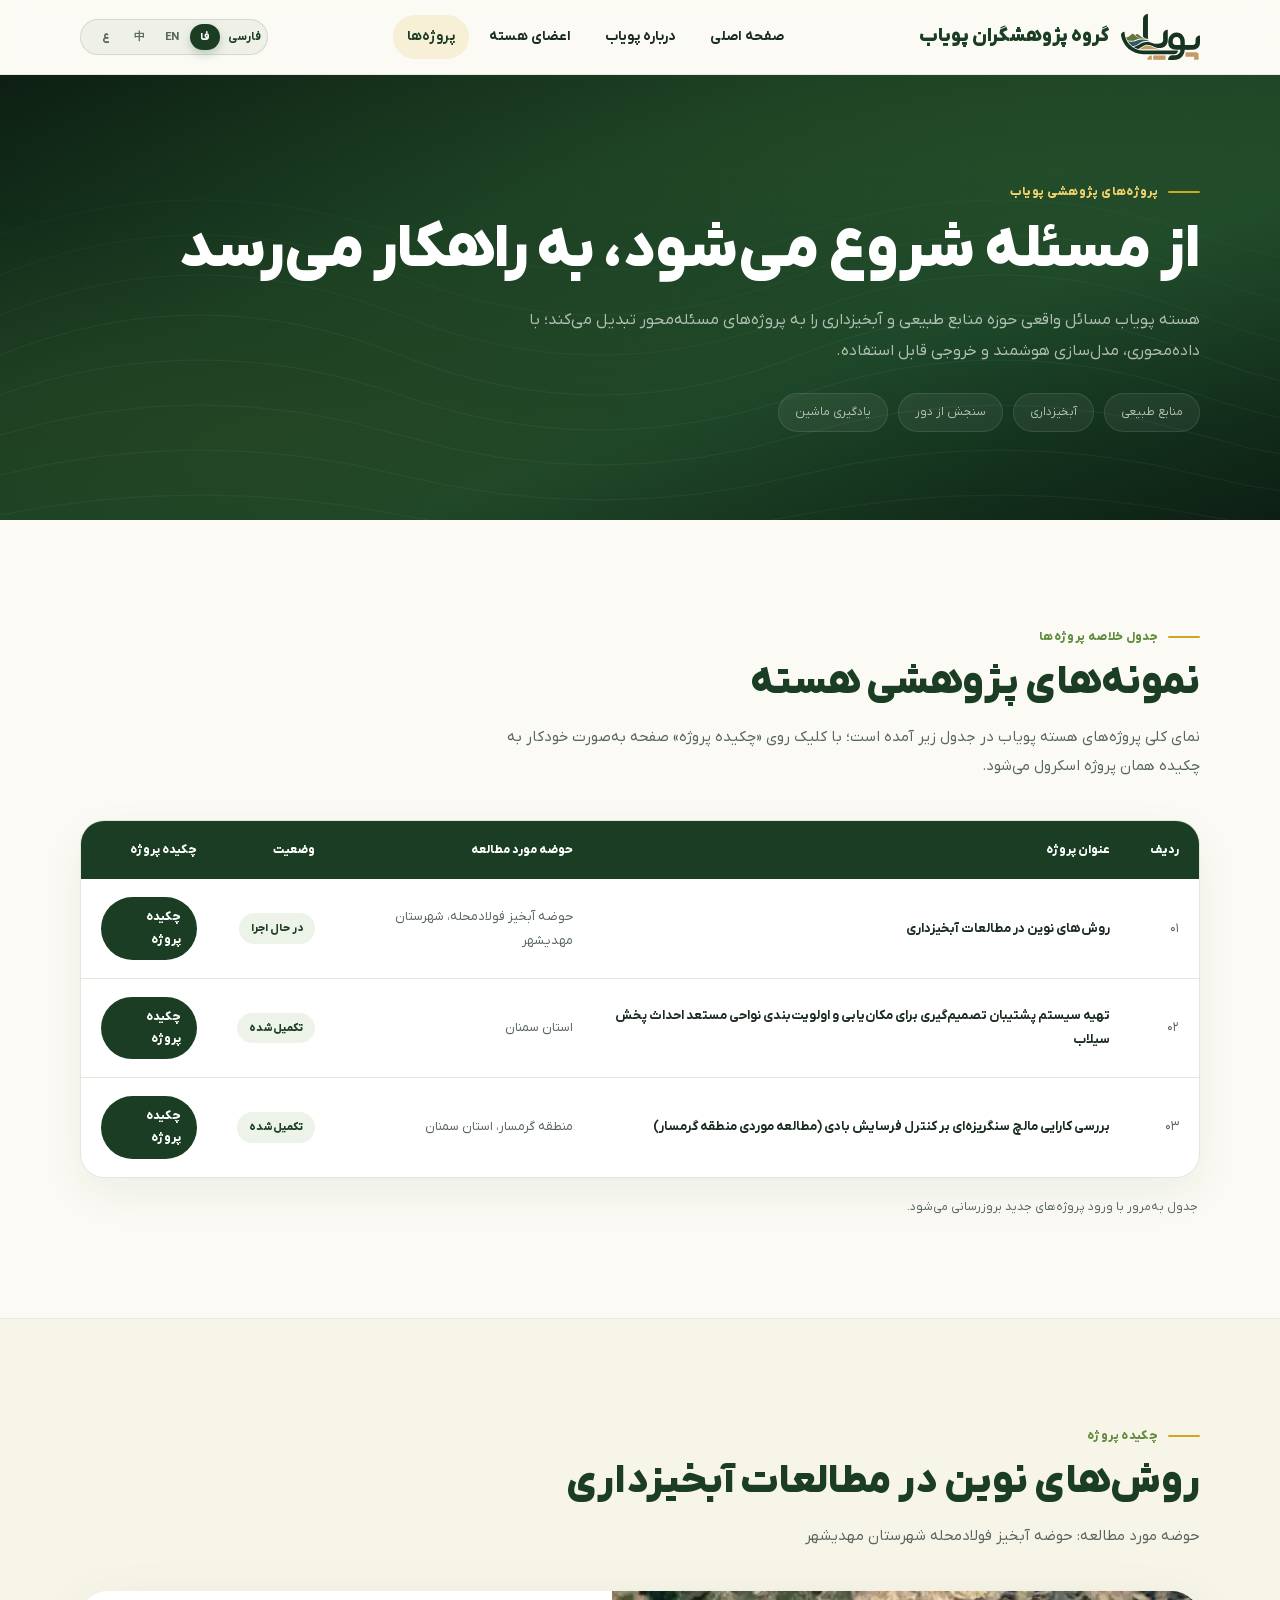
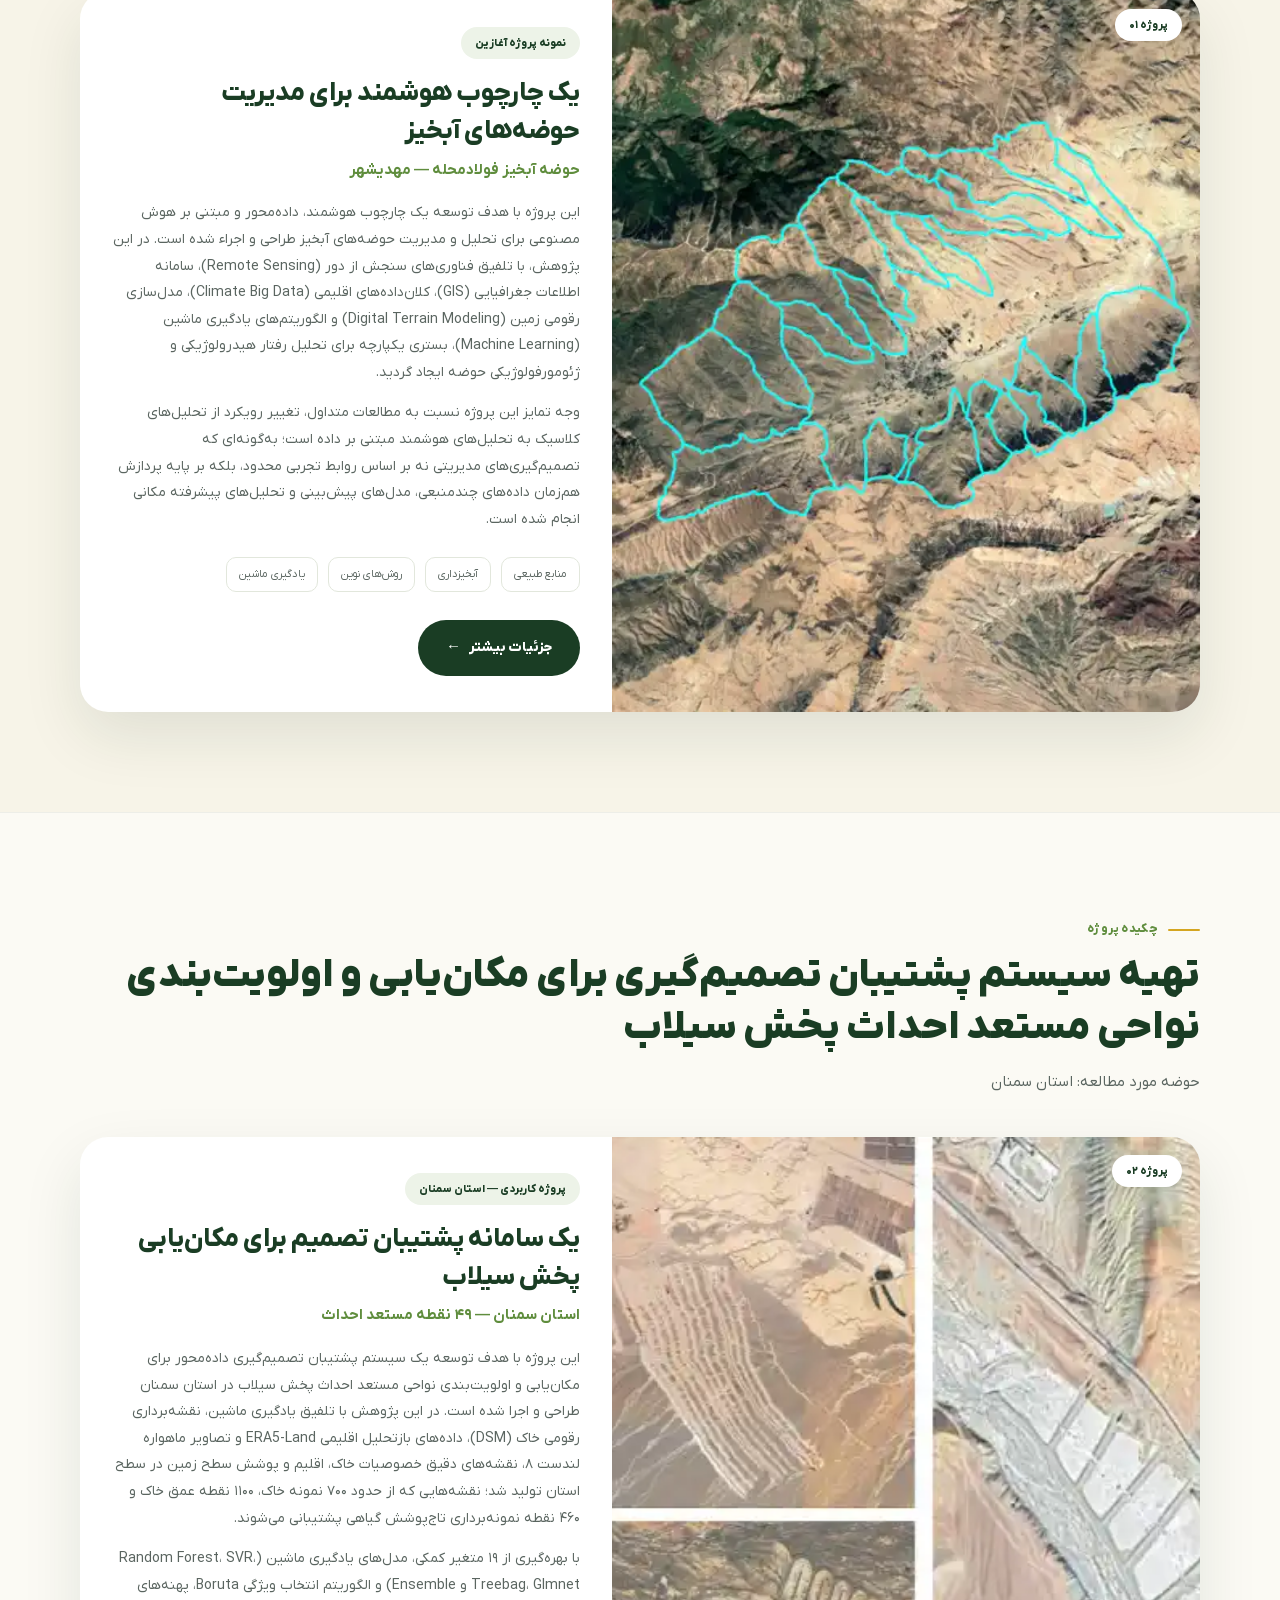
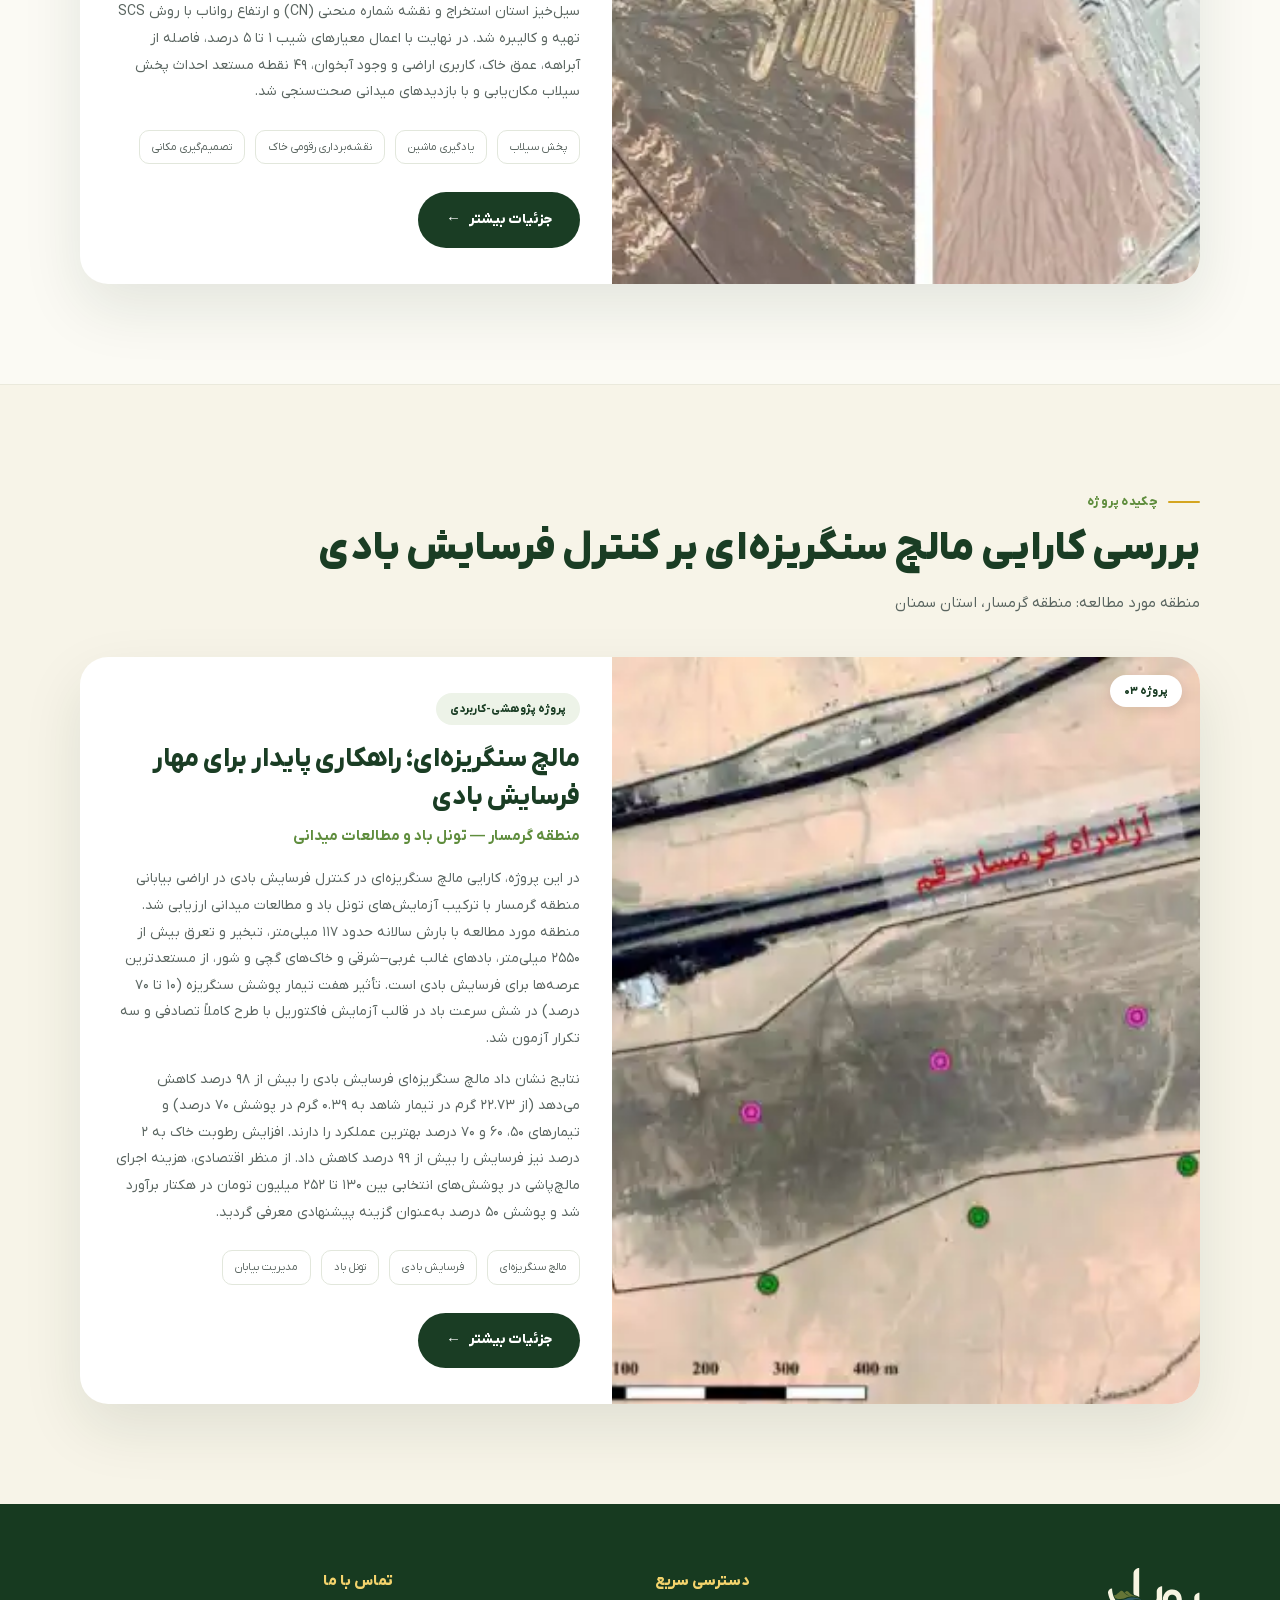
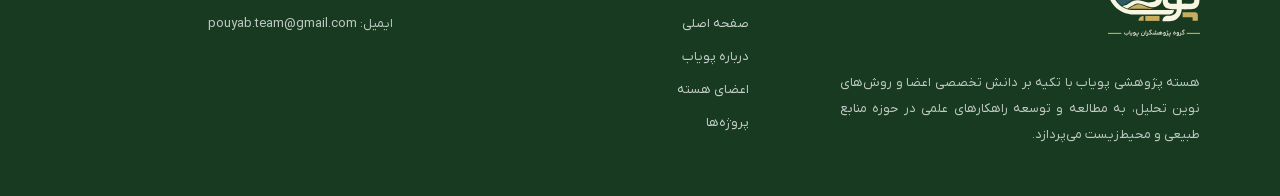
<file: pouyab_projects.html>
<!doctype html>
<html lang="fa" dir="rtl">
<head>
<meta charset="utf-8">
<meta name="viewport" content="width=device-width, initial-scale=1.0">
<meta name="description" content="پروژه‌های پژوهشی هسته پویاب">
<title>پروژه‌های پژوهشی | پویاب</title>
<link rel="canonical" href="https://www.pouyabteam.com/pouyab_projects.html">
<link rel="icon" type="image/webp" href="assets/images/logo.webp">

<style>
@font-face {
  font-family: "IRANYekan";
  src: url("assets/fonts/IRANYekanX-Regular.woff2") format("woff2");
  font-weight: 400;
  font-style: normal;
  font-display: swap;
}

@font-face {
  font-family: "IRANYekan";
  src: url("assets/fonts/IRANYekanX-Medium.woff2") format("woff2");
  font-weight: 500;
  font-style: normal;
  font-display: swap;
}

@font-face {
  font-family: "IRANYekan";
  src: url("assets/fonts/IRANYekanX-Bold.woff2") format("woff2");
  font-weight: 700;
  font-style: normal;
  font-display: swap;
}

@font-face {
  font-family: "IRANYekan";
  src: url("assets/fonts/IRANYekanX-ExtraBold.woff2") format("woff2");
  font-weight: 800;
  font-style: normal;
  font-display: swap;
}

@font-face {
  font-family: "IRANYekan";
  src: url("assets/fonts/IRANYekanX-Black.woff2") format("woff2");
  font-weight: 900;
  font-style: normal;
  font-display: swap;
}

/* =========================================================
   POUYAB — PROJECTS PAGE (REDESIGNED)
   ========================================================= */
:root{
  --pouyab-green:#1a3d24;
  --pouyab-green-2:#214c2b;
  --pouyab-green-3:#5f8d3d;
  --pouyab-gold:#d4a520;
  --pouyab-gold-soft:#f3d36c;
  --pouyab-cream:#f7f4e8;
  --pouyab-paper:#fbfaf4;
  --pouyab-ink:#1a2b20;
  --pouyab-muted:#5a6560;
  --pouyab-line:#e2e7dc;
  --pouyab-white:#fff;
}

*{ box-sizing:border-box; }

html{
  scroll-behavior:smooth;
}

#projects,
#fooladmahalle,
#floodspreading,
#gravelmulch,
#upcoming{
  scroll-margin-top:90px;
}

body{
  margin:0;
  background:var(--pouyab-paper);
  color:var(--pouyab-ink);
  font-family:"IRANYekan",sans-serif;
  line-height:1.85;
  -webkit-font-smoothing:antialiased;
}

/* ---------- Scroll Reveal ---------- */
.sr{
  opacity:0;
  transform:translateY(40px);
  transition:opacity .8s cubic-bezier(.22,1,.36,1),transform .8s cubic-bezier(.22,1,.36,1);
}
.sr.is-visible{
  opacity:1;
  transform:translateY(0);
}
.sr-delay-1{ transition-delay:.12s; }
.sr-delay-2{ transition-delay:.24s; }
.sr-delay-3{ transition-delay:.36s; }

/* ---------- Hero ---------- */
.pr-hero{
  position:relative;
  padding:100px 0 88px;
  overflow:hidden;
  color:#fff;
  background:linear-gradient(160deg,#0d1f13 0%,#183c22 35%,#1a4428 65%,#0d1f13 100%);
}

.pr-hero::before{
  content:"";
  position:absolute;
  inset:0;
  background:
    radial-gradient(ellipse 80% 60% at 80% 20%,rgba(95,141,61,.15),transparent),
    radial-gradient(ellipse 60% 50% at 20% 80%,rgba(212,165,32,.06),transparent);
  z-index:1;
}

.pr-hero::after{
  content:"";
  position:absolute;
  inset:0;
  opacity:.04;
  background-image:
    linear-gradient(rgba(255,255,255,.5) 1px,transparent 1px),
    linear-gradient(90deg,rgba(255,255,255,.5) 1px,transparent 1px);
  background-size:48px 48px;
  mask-image:radial-gradient(ellipse 80% 70% at 70% 30%,rgba(0,0,0,.6),transparent);
  z-index:1;
}

.pr-hero-topo{
  position:absolute;
  inset:0;
  z-index:1;
  opacity:.06;
  background-image:url("data:image/svg+xml,%3Csvg xmlns='http://www.w3.org/2000/svg' width='800' height='800'%3E%3Cpath d='M0,400 Q200,350 400,400 T800,400' fill='none' stroke='%23ffffff' stroke-width='.8'/%3E%3Cpath d='M0,360 Q200,300 400,360 T800,360' fill='none' stroke='%23ffffff' stroke-width='.8'/%3E%3Cpath d='M0,320 Q200,250 400,320 T800,320' fill='none' stroke='%23ffffff' stroke-width='.8'/%3E%3Cpath d='M0,280 Q200,200 400,280 T800,280' fill='none' stroke='%23ffffff' stroke-width='.8'/%3E%3Cpath d='M0,440 Q200,400 400,440 T800,440' fill='none' stroke='%23ffffff' stroke-width='.8'/%3E%3Cpath d='M0,480 Q200,450 400,480 T800,480' fill='none' stroke='%23ffffff' stroke-width='.6'/%3E%3Cpath d='M0,520 Q200,500 400,520 T800,520' fill='none' stroke='%23ffffff' stroke-width='.5'/%3E%3Cpath d='M0,240 Q200,160 400,240 T800,240' fill='none' stroke='%23ffffff' stroke-width='.6'/%3E%3Cpath d='M0,200 Q200,120 400,200 T800,200' fill='none' stroke='%23ffffff' stroke-width='.5'/%3E%3Cpath d='M0,160 Q200,90 400,160 T800,160' fill='none' stroke='%23ffffff' stroke-width='.4'/%3E%3Cpath d='M0,600 Q200,580 400,600 T800,600' fill='none' stroke='%23ffffff' stroke-width='.5'/%3E%3C/svg%3E");
  background-size:800px 800px;
}

.pr-shell{
  position:relative;
  z-index:2;
  width:min(1120px,92%);
  margin:0 auto;
}

.pr-eyebrow{
  display:inline-flex;
  align-items:center;
  gap:10px;
  color:var(--pouyab-gold-soft);
  font-size:12px;
  font-weight:800;
  letter-spacing:.35px;
  margin-bottom:12px;
}

.pr-eyebrow:before{
  content:"";
  width:32px;
  height:2px;
  background:var(--pouyab-gold);
  border-radius:999px;
}

.pr-hero h1{
  margin:0;
  font-size:clamp(34px,6vw,60px);
  line-height:1.2;
  font-weight:900;
  letter-spacing:-.5px;
}

.pr-hero p{
  max-width:720px;
  margin:18px 0 0;
  color:rgba(255,255,255,.65);
  font-size:16px;
  line-height:1.95;
}

.pr-hero-tags{
  display:flex;
  flex-wrap:wrap;
  gap:10px;
  margin-top:26px;
}

.pr-hero-tags span{
  padding:7px 16px;
  border-radius:999px;
  background:rgba(255,255,255,.06);
  border:1px solid rgba(255,255,255,.1);
  font-size:12px;
  color:rgba(255,255,255,.65);
  transition:all .3s ease;
}

.pr-hero-tags span:hover{
  background:rgba(255,255,255,.12);
  color:#fff;
}

/* ---------- Sections ---------- */
.pr-section{
  padding:100px 0;
  position:relative;
}

.pr-section + .pr-section{
  border-top:1px solid rgba(26,61,36,.06);
}

.pr-section-title span{
  display:inline-flex;
  align-items:center;
  gap:10px;
  color:var(--pouyab-green-3);
  font-size:12px;
  font-weight:800;
  letter-spacing:.35px;
}

.pr-section-title span:before{
  content:"";
  width:32px;
  height:2px;
  background:var(--pouyab-gold);
  border-radius:999px;
}

.pr-section-title h2{
  margin:8px 0 0;
  color:var(--pouyab-green);
  font-size:clamp(26px,3.8vw,40px);
  font-weight:900;
  line-height:1.3;
}

.pr-section-title > p{
  margin:14px 0 0;
  max-width:700px;
  color:var(--pouyab-muted);
  font-size:15px;
  line-height:1.9;
}

/* ---------- Featured project ---------- */
.pr-featured{
  display:grid;
  grid-template-columns:1.05fr .95fr;
  gap:0;
  margin-top:40px;
  border-radius:28px;
  background:#fff;
  box-shadow:0 24px 60px rgba(20,50,30,.10);
  overflow:hidden;
}

.pr-featured-media{
  position:relative;
  overflow:hidden;
  align-self:stretch;
}

.pr-featured-media img{
  display:block;
  width:100%;
  height:100%;
  object-fit:cover;
  min-height:340px;
}

.pr-featured-media .pr-badge{
  position:absolute;
  z-index:2;
  top:18px;
  right:18px;
  padding:6px 14px;
  border-radius:999px;
  background:#fff;
  color:var(--pouyab-green);
  font-size:11px;
  font-weight:800;
  box-shadow:0 4px 12px rgba(0,0,0,.1);
}

.pr-featured-copy{
  padding:36px 32px;
  align-self:center;
}

.pr-featured-status{
  display:inline-flex;
  padding:6px 14px;
  border-radius:999px;
  color:var(--pouyab-green);
  background:#edf3e8;
  font-size:11px;
  font-weight:800;
}

.pr-featured-copy h3{
  color:var(--pouyab-green);
  font-size:26px;
  line-height:1.45;
  margin:16px 0 6px;
  font-weight:800;
}

.pr-featured-copy h4{
  color:var(--pouyab-green-3);
  margin:0 0 16px;
  font-size:15px;
  font-weight:700;
}

.pr-featured-copy p{
  color:var(--pouyab-muted);
  font-size:14px;
  margin:0 0 14px;
  line-height:1.9;
}

.pr-meta{
  display:flex;
  flex-wrap:wrap;
  gap:10px;
  margin-top:24px;
}

.pr-meta span{
  padding:6px 12px;
  border:1px solid var(--pouyab-line);
  border-radius:10px;
  font-size:11px;
  color:var(--pouyab-muted);
}

/* ---------- Project cards ---------- */
.pr-grid{
  display:grid;
  grid-template-columns:repeat(3,1fr);
  gap:18px;
  margin-top:40px;
}

.pr-card{
  padding:28px 26px;
  border:1px solid var(--pouyab-line);
  border-radius:24px;
  background:#fff;
  transition:all .4s cubic-bezier(.22,1,.36,1);
  position:relative;
  overflow:hidden;
}

.pr-card::before{
  content:"";
  position:absolute;
  top:0;
  right:0;
  width:100%;
  height:3px;
  background:linear-gradient(90deg,var(--pouyab-gold),var(--pouyab-green-3));
  opacity:0;
  transition:opacity .4s ease;
}

.pr-card:hover{
  transform:translateY(-6px);
  box-shadow:0 20px 50px rgba(20,50,30,.10);
  border-color:rgba(212,165,32,.3);
}

.pr-card:hover::before{
  opacity:1;
}

.pr-card .pr-num{
  color:var(--pouyab-gold);
  font-weight:900;
  font-size:13px;
  letter-spacing:.5px;
}

.pr-card h3{
  margin:18px 0 8px;
  color:var(--pouyab-green);
  font-size:18px;
  font-weight:800;
}

.pr-card p{
  margin:0;
  color:var(--pouyab-muted);
  font-size:13px;
  line-height:1.85;
}

.pr-card.pouyab-solid{
  background:linear-gradient(160deg,var(--pouyab-green) 0%,#1a3d24 100%);
  border-color:transparent;
  color:#fff;
}

.pr-card.pouyab-solid::before{
  background:linear-gradient(90deg,var(--pouyab-gold-soft),var(--pouyab-gold));
}

.pr-card.pouyab-solid h3{
  color:#fff;
}

.pr-card.pouyab-solid p{
  color:rgba(255,255,255,.72);
}

.pr-card.pouyab-solid .pr-num{
  color:var(--pouyab-gold-soft);
}

/* ---------- Summary table ---------- */
.pr-table-wrap{
  margin-top:40px;
  border:1px solid var(--pouyab-line);
  border-radius:24px;
  overflow-x:auto;
  background:#fff;
  box-shadow:0 16px 45px rgba(20,50,30,.06);
}

.pr-table{
  min-width:560px;
  width:100%;
  border-collapse:collapse;
}

.pr-table th,
.pr-table td{
  padding:18px 20px;
  text-align:right;
  font-size:13px;
}

.pr-table thead th{
  background:linear-gradient(160deg,var(--pouyab-green) 0%,#1a3d24 100%);
  color:#fff;
  font-weight:800;
  font-size:12px;
}

.pr-table tbody td{
  border-top:1px solid var(--pouyab-line);
  color:var(--pouyab-muted);
}

.pr-table tbody tr:first-child td{
  border-top:none;
}

.pr-table td strong{
  color:var(--pouyab-ink);
  font-weight:700;
}

.pr-status{
  display:inline-flex;
  padding:5px 12px;
  border-radius:999px;
  background:#edf3e8;
  color:var(--pouyab-green);
  font-size:11px;
  font-weight:800;
}

.pr-table-link{
  display:inline-flex;
  align-items:center;
  gap:6px;
  color:#fff;
  background:linear-gradient(135deg,var(--pouyab-green) 0%,#1a3d24 100%);
  padding:9px 16px;
  border-radius:999px;
  font-size:12px;
  font-weight:800;
  text-decoration:none;
  transition:all .3s ease;
}

.pr-table-link:hover{
  transform:translateY(-2px);
  box-shadow:0 6px 16px rgba(20,50,30,.2);
}

.pr-table-note{
  margin:18px 2px 0;
  font-size:12px;
  color:var(--pouyab-muted);
}

/* ---------- جزئیات بیشتر button ---------- */
.pr-more{
  display:inline-flex;
  align-items:center;
  gap:8px;
  margin-top:28px;
  padding:14px 28px;
  border:none;
  border-radius:999px;
  background:linear-gradient(135deg,var(--pouyab-green) 0%,#1a3d24 100%);
  color:#fff;
  font-family:inherit;
  font-size:14px;
  font-weight:800;
  cursor:pointer;
  text-decoration:none;
  transition:all .35s cubic-bezier(.22,1,.36,1);
}

.pr-more:hover{
  transform:translateY(-3px);
  box-shadow:0 12px 30px rgba(20,50,30,.25);
}

.pr-more .pr-more-arrow{
  font-size:15px;
  transition:transform .25s ease;
}

.pr-more:hover .pr-more-arrow{
  transform:translateX(-4px);
}

/* ---------- Responsive ---------- */
@media(max-width:900px){
  .pr-featured{
    grid-template-columns:1fr;
  }

  .pr-featured-media img{
    min-height:260px;
  }

  .pr-grid{
    grid-template-columns:repeat(2,1fr);
  }
}

@media(max-width:600px){
  .pr-hero{
    padding:68px 0;
  }

  .pr-section{
    padding:64px 0;
  }

  .pr-featured{
    padding:10px;
  }

  .pr-featured-copy{
    padding:20px 16px 28px;
  }

  .pr-featured-copy h3{
    font-size:22px;
  }

  .pr-grid{
    grid-template-columns:1fr;
  }

  .pr-table th,
  .pr-table td{
    padding:12px 12px;
    font-size:12px;
  }
}
</style>
<link rel="stylesheet" href="assets/css/pouyab.css">
</head>

<body>

<header class="pouyab-header" id="top">
  <div class="pouyab-header-inner">
    <a href="index.html" class="pouyab-brand">
      <img src="assets/images/logo4.svg" alt="پویاب" data-i18n-alt="hero.brand">
      <span class="pouyab-brand-text"><strong data-i18n="brand.title">گروه پژوهشگران پویاب</strong></span>
    </a>

    <nav class="pouyab-nav" id="pouyabNav">
      <a href="index.html" data-i18n="nav.home">صفحه اصلی</a>
      <a href="index.html#about" data-i18n="nav.about">درباره پویاب</a>
      <a href="index.html#team" data-i18n="nav.team">اعضای هسته</a>
      <a href="#projects" class="is-current" data-i18n="nav.projects">پروژه‌ها</a>

      <div class="pouyab-lang pouyab-lang-nav" role="group" aria-label="زبان سایت" data-i18n-aria="lang.aria">
        <span class="pouyab-lang-label" aria-hidden="true">فارسی</span>
        <div class="pouyab-lang-options">
          <button type="button" data-lang="fa" aria-label="فارسی">فا</button>
          <button type="button" data-lang="en" aria-label="English">EN</button>
          <button type="button" data-lang="zh" aria-label="中文">中</button>
          <button type="button" data-lang="ar" aria-label="العربية">ع</button>
        </div>
      </div>
    </nav>

    <div class="pouyab-lang" id="pouyabLangSwitcher" role="group" aria-label="زبان سایت" data-i18n-aria="lang.aria">
      <span class="pouyab-lang-label" aria-hidden="true">فارسی</span>
      <div class="pouyab-lang-options">
        <button type="button" data-lang="fa" aria-label="فارسی">فا</button>
        <button type="button" data-lang="en" aria-label="English">EN</button>
        <button type="button" data-lang="zh" aria-label="中文">中</button>
        <button type="button" data-lang="ar" aria-label="العربية">ع</button>
      </div>
    </div>

    <button class="pouyab-burger" id="pouyabBurger" aria-label="منوی ناوبری" aria-expanded="false" data-i18n-aria="nav.aria">
      <span></span><span></span><span></span>
    </button>
  </div>
</header>

<main>

  <section class="pr-hero">
    <div class="pr-hero-topo"></div>
    <div class="pr-shell">
      <span class="pr-eyebrow" data-i18n="pp.hero.eyebrow">پروژه‌های پژوهشی پویاب</span>
      <h1 data-i18n="pp.hero.title">از مسئله شروع می‌شود، به راهکار می‌رسد</h1>
      <p data-i18n="pp.hero.desc">
        هسته پویاب مسائل واقعی حوزه منابع طبیعی و آبخیزداری را به پروژه‌های مسئله‌محور
        تبدیل می‌کند؛ با داده‌محوری، مدل‌سازی هوشمند و خروجی قابل استفاده.
      </p>
      <div class="pr-hero-tags">
        <span data-i18n="pp.hero.tag1">منابع طبیعی</span>
        <span data-i18n="pp.hero.tag2">آبخیزداری</span>
        <span data-i18n="pp.hero.tag3">سنجش از دور</span>
        <span data-i18n="pp.hero.tag4">یادگیری ماشین</span>
      </div>
    </div>
  </section>

  <section class="pr-section" id="projects">
    <div class="pr-shell">
      <div class="pr-section-title sr">
        <span data-i18n="pp.tab.eyebrow">جدول خلاصه پروژه‌ها</span>
        <h2 data-i18n="pp.tab.title">نمونه‌های پژوهشی هسته</h2>
        <p data-i18n="pp.tab.desc">
          نمای کلی پروژه‌های هسته پویاب در جدول زیر آمده است؛ با کلیک روی
          «چکیده پروژه» صفحه به‌صورت خودکار به چکیده همان پروژه اسکرول می‌شود.
        </p>
      </div>

      <div class="pr-table-wrap sr sr-delay-1">
        <table class="pr-table">
          <thead>
            <tr>
              <th data-i18n="pp.tab.th1">ردیف</th>
              <th data-i18n="pp.tab.th2">عنوان پروژه</th>
              <th data-i18n="pp.tab.th3">حوضه مورد مطالعه</th>
              <th data-i18n="pp.tab.th4">وضعیت</th>
              <th data-i18n="pp.tab.th5">چکیده پروژه</th>
            </tr>
          </thead>
          <tbody>
            <tr>
              <td>۰۱</td>
              <td><strong data-i18n="pp.tab.row.title">روش‌های نوین در مطالعات آبخیزداری</strong></td>
              <td data-i18n="pp.tab.row.basin">حوضه آبخیز فولادمحله، شهرستان مهدیشهر</td>
              <td><span class="pr-status" data-i18n="pp.tab.row.status">در حال اجرا</span></td>
              <td>
                <a class="pr-table-link" href="#fooladmahalle" data-i18n="pp.tab.row.link">
                  چکیده پروژه
                </a>
              </td>
            </tr>
            <tr>
              <td>۰۲</td>
              <td><strong data-i18n="pp.tab.row2.title">توسعه سامانه پشتیبان تصمیم مکانیابی پهنه‌های مستعد پخش سیلاب در استان سمنان</strong></td>
              <td data-i18n="pp.tab.row2.basin">استان سمنان</td>
              <td><span class="pr-status" data-i18n="pp.tab.row2.status">تکمیل‌شده</span></td>
              <td>
                <a class="pr-table-link" href="#floodspreading" data-i18n="pp.tab.row.link">
                  چکیده پروژه
                </a>
              </td>
            </tr>
            <tr>
              <td>۰۳</td>
              <td><strong data-i18n="pp.tab.row3.title">بررسی کارایی مالچ سنگریزه‌ای در کنترل فرسایش بادی (مطالعه موردی: منطقۀ گرمسار)</strong></td>
              <td data-i18n="pp.tab.row3.basin">منطقه گرمسار، استان سمنان</td>
              <td><span class="pr-status" data-i18n="pp.tab.row3.status">تکمیل‌شده</span></td>
              <td>
                <a class="pr-table-link" href="#gravelmulch" data-i18n="pp.tab.row.link">
                  چکیده پروژه
                </a>
              </td>
            </tr>
          </tbody>
        </table>
      </div>
      <p class="pr-table-note" data-i18n="pp.tab.note">
        جدول به‌مرور با ورود پروژه‌های جدید بروزرسانی می‌شود.
      </p>
    </div>
  </section>

  <section class="pr-section" id="fooladmahalle" style="background:var(--pouyab-cream)">
    <div class="pr-shell">
      <div class="pr-section-title sr">
        <span data-i18n="pp.abs.eyebrow">چکیده پروژه</span>
        <h2 data-i18n="pp.abs.title">روش‌های نوین در مطالعات آبخیزداری</h2>
        <p data-i18n="pp.abs.basin">حوضه مورد مطالعه: حوضه آبخیز فولادمحله شهرستان مهدیشهر</p>
      </div>

      <article class="pr-featured sr sr-delay-1">
        <div class="pr-featured-media">
          <img src="assets/images/basin.webp" alt="پروژه فولادمحله" data-i18n-alt="pp.abs.imgAlt">
          <span class="pr-badge" data-i18n="pp.abs.badge">پروژه ۰۱</span>
        </div>

        <div class="pr-featured-copy">
          <span class="pr-featured-status" data-i18n="pp.abs.status">نمونه پروژه آغازین</span>
          <h3 data-i18n="pp.abs.h3">یک چارچوب هوشمند برای مدیریت حوضه‌های آبخیز</h3>
          <h4 data-i18n="pp.abs.h4">حوضه آبخیز فولادمحله — مهدیشهر</h4>
          <p data-i18n="pp.abs.p1">
            این پروژه با هدف توسعه یک چارچوب هوشمند، داده‌محور و مبتنی بر هوش مصنوعی
            برای تحلیل و مدیریت حوضه‌های آبخیز طراحی و اجراء شده است. در این پژوهش،
            با تلفیق فناوری‌های سنجش از دور (Remote Sensing)، سامانه اطلاعات جغرافیایی
            (GIS)، کلان‌داده‌های اقلیمی (Climate Big Data)، مدل‌سازی رقومی زمین
            (Digital Terrain Modeling) و الگوریتم‌های یادگیری ماشین (Machine Learning)،
            بستری یکپارچه برای تحلیل رفتار هیدرولوژیکی و ژئومورفولوژیکی حوضه ایجاد گردید.
          </p>
          <p data-i18n="pp.abs.p2">
            وجه تمایز این پروژه نسبت به مطالعات متداول، تغییر رویکرد از تحلیل‌های کلاسیک
            به تحلیل‌های هوشمند مبتنی بر داده است؛ به‌گونه‌ای که تصمیم‌گیری‌های مدیریتی
            نه بر اساس روابط تجربی محدود، بلکه بر پایه پردازش هم‌زمان داده‌های چندمنبعی،
            مدل‌های پیش‌بینی و تحلیل‌های پیشرفته مکانی انجام شده است.
          </p>

          <div class="pr-meta">
            <span data-i18n="pp.abs.meta1">منابع طبیعی</span>
            <span data-i18n="pp.abs.meta2">آبخیزداری</span>
            <span data-i18n="pp.abs.meta3">روش‌های نوین</span>
            <span data-i18n="pp.abs.meta4">یادگیری ماشین</span>
          </div>

          <a class="pr-more" href="pouyab_project_fooladmahalle.html">
            <span data-i18n="pp.abs.btn">جزئیات بیشتر</span>
            <span class="pr-more-arrow">←</span>
          </a>
        </div>
      </article>
    </div>
  </section>

  <section class="pr-section" id="floodspreading">
    <div class="pr-shell">
      <div class="pr-section-title sr">
        <span data-i18n="pp.abs.eyebrow">چکیده پروژه</span>
        <h2 data-i18n="pp.abs2.title">تهیه سیستم پشتیبان تصمیم‌گیری برای مکان‌یابی و اولویت‌بندی نواحی مستعد احداث پخش سیلاب</h2>
        <p data-i18n="pp.abs2.basin">حوضه مورد مطالعه: استان سمنان</p>
      </div>

      <article class="pr-featured sr sr-delay-1">
        <div class="pr-featured-media">
          <img src="assets/images/preview02.webp" alt="پروژه پخش سیلاب — استان سمنان" data-i18n-alt="pp.abs2.imgAlt">
          <span class="pr-badge" data-i18n="pp.abs2.badge">پروژه ۰۲</span>
        </div>

        <div class="pr-featured-copy">
          <span class="pr-featured-status" data-i18n="pp.abs2.status">پروژه کاربردی — استان سمنان</span>
          <h3 data-i18n="pp.abs2.h3">سامانه پشتیبان تصمیم برای مکان‌یابی پخش سیلاب</h3>
          <h4 data-i18n="pp.abs2.h4">استان سمنان — ۴۹ پهنه مناسب</h4>
          <p data-i18n="pp.abs2.p1">
            این پروژه با هدف توسعه سامانه پشتیبان تصمیم داده‌محور برای مکان‌یابی و اولویت‌بندی
            نواحی مستعد احداث پخش سیلاب در استان سمنان طراحی و اجرا شده است. با تلفیق یادگیری
            ماشین، نقشه‌برداری رقومی خاک (DSM)، داده‌های اقلیمی بازتحلیل ERA5-Land و تصاویر
            ماهواره‌ای Landsat 8، نقشه‌های دقیق ویژگی‌های خاک، اقلیم و پوشش سطح زمین برای تمام
            استان تهیه شد؛ لایه‌هایی که بر پایه حدود ۷۰۰ نمونه خاک، ۱٬۱۰۰ نقطه عمق خاک و ۴۶۰
            نقطه نمونه‌برداری تاج‌پوشش تولید گردیدند.
          </p>
          <p data-i18n="pp.abs2.p2">
            با استفاده از ۱۹ متغیر کمکی، مدل‌های یادگیری ماشین (Random Forest و SVR و Treebag
            و Glmnet و Ensemble) و الگوریتم انتخاب ویژگی Boruta، پهنه‌های مستعد وقوع سیل در
            استان استخراج و نقشه‌های شماره منحنی (CN) و عمق رواناب با روش SCS تهیه و واسنجی شد.
            در نهایت با اعمال معیارهایی همچون شیب (۱–۵ درصد)، فاصله از آبراهه، عمق خاک،
            کاربری اراضی و وجود آبخوان، ۴۹ محل مستعد احداث پخش سیلاب شناسایی، پایش میدانی
            و به‌صورت نقشه نهایی تحویل شد.
          </p>

          <div class="pr-meta">
            <span data-i18n="pp.abs2.meta1">پخش سیلاب</span>
            <span data-i18n="pp.abs2.meta2">یادگیری ماشین</span>
            <span data-i18n="pp.abs2.meta3">نقشه‌برداری رقومی خاک</span>
            <span data-i18n="pp.abs2.meta4">تصمیم‌گیری مکانی</span>
          </div>

          <a class="pr-more" href="pouyab_project_floodspreading.html">
            <span data-i18n="pp.abs.btn">جزئیات بیشتر</span>
            <span class="pr-more-arrow">←</span>
          </a>
        </div>
      </article>
    </div>
  </section>

  <section class="pr-section" id="gravelmulch" style="background:var(--pouyab-cream)">
    <div class="pr-shell">
      <div class="pr-section-title sr">
        <span data-i18n="pp.abs.eyebrow">چکیده پروژه</span>
        <h2 data-i18n="pp.abs3.title">بررسی کارایی مالچ سنگریزه‌ای بر کنترل فرسایش بادی</h2>
        <p data-i18n="pp.abs3.basin">منطقه مورد مطالعه: منطقه گرمسار، استان سمنان</p>
      </div>

      <article class="pr-featured sr sr-delay-1">
        <div class="pr-featured-media">
          <img src="assets/images/preview03.webp" alt="پروژه مالچ سنگریزه‌ای — گرمسار" data-i18n-alt="pp.abs3.imgAlt">
          <span class="pr-badge" data-i18n="pp.abs3.badge">پروژه ۰۳</span>
        </div>

        <div class="pr-featured-copy">
          <span class="pr-featured-status" data-i18n="pp.abs3.status">پروژه پژوهشی–کاربردی</span>
          <h3 data-i18n="pp.abs3.h3">مالچ سنگریزه‌ای؛ راهکاری پایدار برای مهار فرسایش بادی</h3>
          <h4 data-i18n="pp.abs3.h4">منطقه گرمسار — مطالعات تونل باد و میدانی</h4>
          <p data-i18n="pp.abs3.p1">
            در این پروژه کارایی مالچ سنگریزه‌ای بر کنترل فرسایش بادی در اراضی کویری منطقه
            گرمسار با تلفیق آزمایش‌های تونل باد و مطالعات میدانی ارزیابی شد. با بارندگی سالانه
            حدود ۱۱۷ میلی‌متر، تبخیر و تعرق بیش از ۲٬۵۵۰ میلی‌متر، باد غالب غربی–شرقی و خاک‌های
            گچی و شور، منطقه مطالعه از مستعدترین عرصه‌های فرسایش بادی است. اثر هفت تیمار پوشش
            سنگریزه‌ای (۱۰ تا ۷۰ درصد) در شش سرعت باد در قالب آزمایش فاکتوریل با طرح کاملاً
            تصادفی و سه تکرار آزموده شد.
          </p>
          <p data-i18n="pp.abs3.p2">
            نتایج نشان داد مالچ سنگریزه‌ای فرسایش بادی را بیش از ۹۸ درصد کاهش می‌دهد (از ۲۲٫۷۳
            گرم در تیمار شاهد به ۰٫۳۹ گرم در پوشش ۷۰ درصد) و تیمارهای ۵۰، ۶۰ و ۷۰ درصد بهترین
            عملکرد را دارند. افزایش رطوبت خاک به ۲ درصد نیز فرسایش را بیش از ۹۹ درصد کاهش داد.
            از منظر اقتصادی نیز هزینه مالچ‌پاشی برای پوشش‌های منتخب حدود ۱۳۰ تا ۲۵۲ میلیون تومان
            در هکتار برآورد شد و پوشش ۵۰ درصد به‌عنوان گزینه پیشنهادی معرفی گردید.
          </p>

          <div class="pr-meta">
            <span data-i18n="pp.abs3.meta1">مالچ سنگریزه‌ای</span>
            <span data-i18n="pp.abs3.meta2">فرسایش بادی</span>
            <span data-i18n="pp.abs3.meta3">تونل باد</span>
            <span data-i18n="pp.abs3.meta4">مدیریت بیابان</span>
          </div>

          <a class="pr-more" href="pouyab_project_gravelmulch.html">
            <span data-i18n="pp.abs.btn">جزئیات بیشتر</span>
            <span class="pr-more-arrow">←</span>
          </a>
        </div>
      </article>
    </div>
  </section>

</main>

<footer class="pouyab-footer">
  <div class="pouyab-footer-top">
    <div class="pouyab-footer-brand">
      <a href="index.html"><img src="assets/images/logo1.svg" alt="لوگوی پویاب" data-i18n-alt="about.logoAlt"></a>
      <p data-i18n="footer.desc">
        هسته پژوهشی پویاب با تکیه بر دانش تخصصی اعضا و روش‌های نوین تحلیل،
        به مطالعه و توسعه راهکارهای علمی در حوزه منابع طبیعی و محیط‌زیست می‌پردازد.
      </p>
    </div>

    <div>
      <h4 data-i18n="footer.quick">دسترسی سریع</h4>
      <div class="pouyab-footer-links">
        <a href="index.html" data-i18n="nav.home">صفحه اصلی</a>
        <a href="index.html#about" data-i18n="nav.about">درباره پویاب</a>
        <a href="index.html#team" data-i18n="nav.team">اعضای هسته</a>
        <a href="#projects" data-i18n="nav.projects">پروژه‌ها</a>
      </div>
    </div>

    <div>
      <h4 data-i18n="footer.contact">تماس با ما</h4>
      <div class="pouyab-footer-contact">
        <p data-i18n="footer.email">ایمیل: pouyab.team@gmail.com</p>
      </div>
    </div>
  </div>
</footer>

<script>
  (function(){
    var header = document.querySelector('.pouyab-header');
    var burger = document.getElementById('pouyabBurger');
    function onScroll(){
      if(header){ header.classList.toggle('is-scrolled', window.scrollY > 10); }
    }
    window.addEventListener('scroll', onScroll, { passive:true });
    onScroll();
    if(burger){
      burger.addEventListener('click', function(){
        var open = header.classList.toggle('open');
        burger.setAttribute('aria-expanded', open ? 'true' : 'false');
      });
    }

    // Scroll Reveal
    var srElements = document.querySelectorAll('.sr');
    if('IntersectionObserver' in window && srElements.length){
      var observer = new IntersectionObserver(function(entries){
        entries.forEach(function(entry){
          if(entry.isIntersecting){
            entry.target.classList.add('is-visible');
            observer.unobserve(entry.target);
          }
        });
      }, { threshold:0.12, rootMargin:'0px 0px -40px 0px' });
      srElements.forEach(function(el){ observer.observe(el); });
    } else {
      srElements.forEach(function(el){ el.classList.add('is-visible'); });
    }

    // Smooth scroll for anchor links
    document.querySelectorAll('a[href^="#"]').forEach(function(a){
      a.addEventListener('click', function(e){
        var target = document.querySelector(this.getAttribute('href'));
        if(target){
          e.preventDefault();
          target.scrollIntoView({ behavior:'smooth', block:'start' });
          if(header && header.classList.contains('open')){
            header.classList.remove('open');
            if(burger) burger.setAttribute('aria-expanded','false');
          }
        }
      });
    });
  })();
</script>

<script src="assets/js/i18n.js"></script>

</body>
</html>
</file>
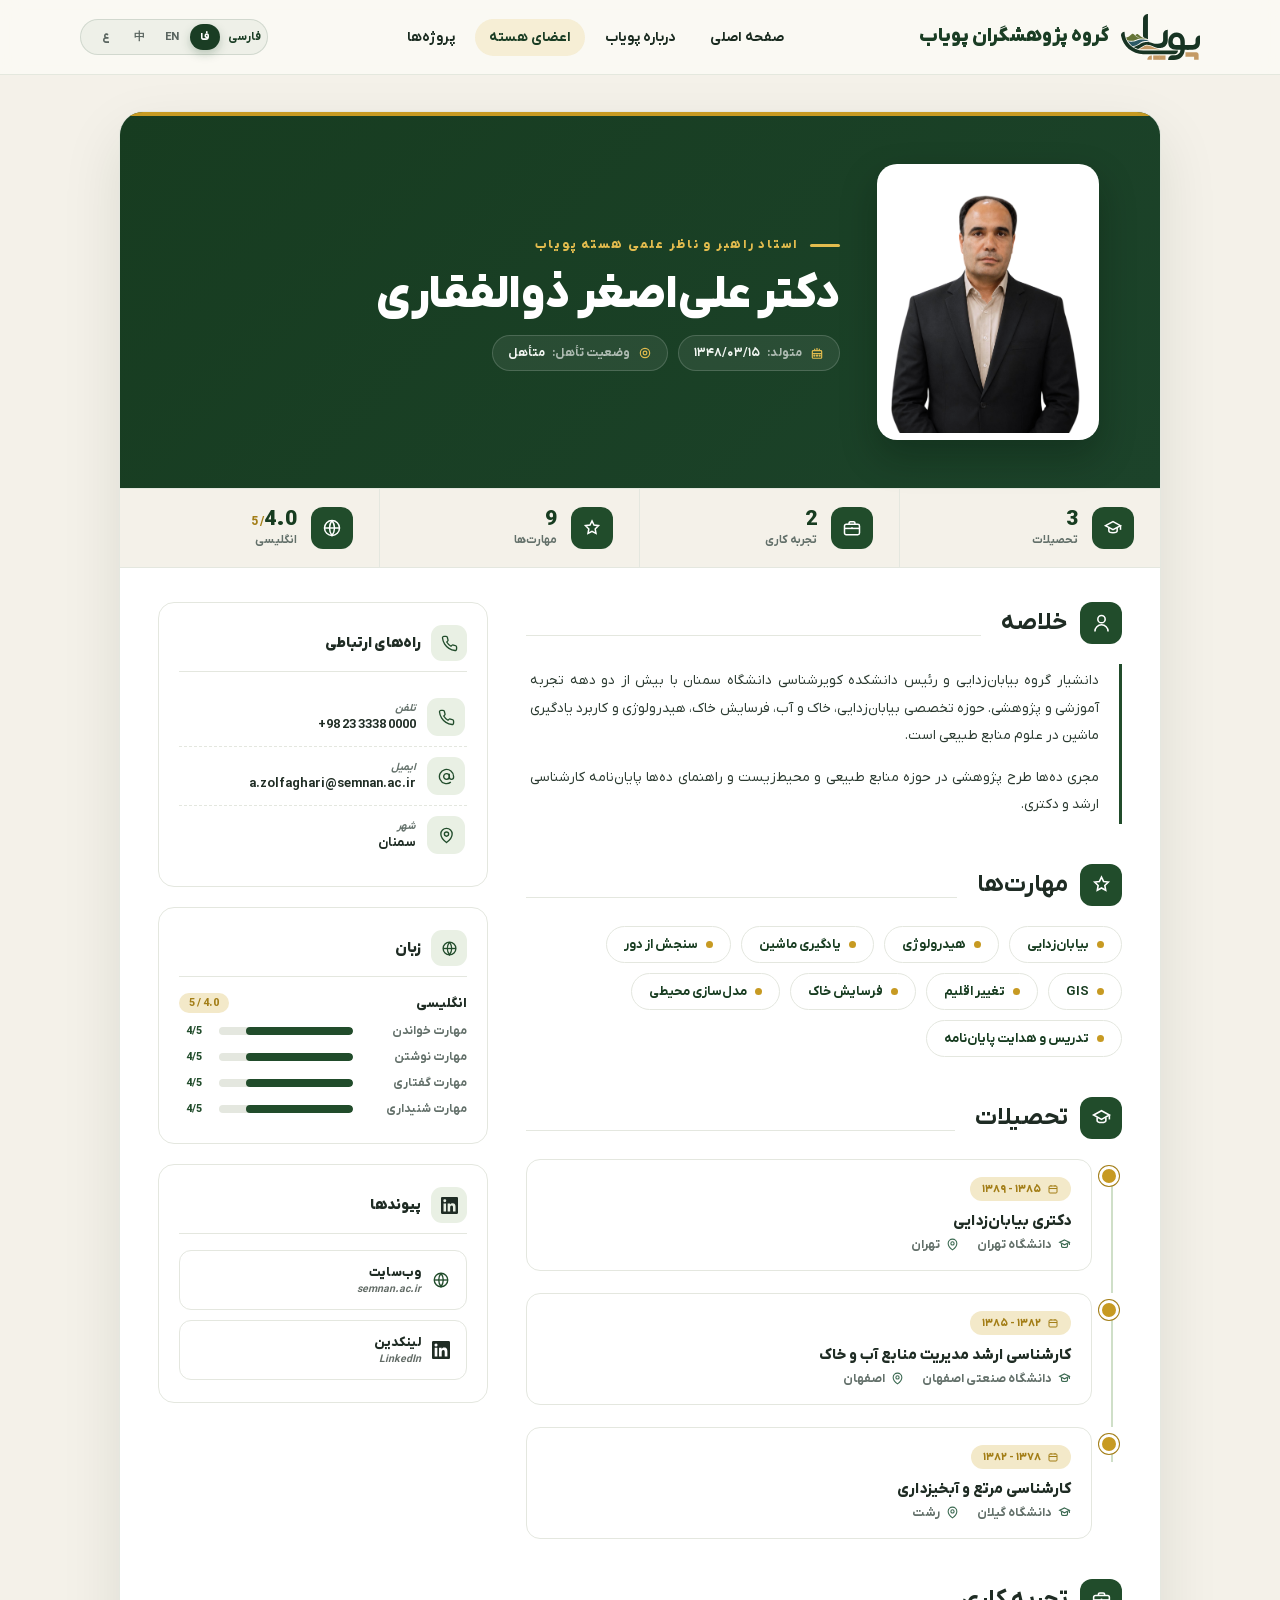
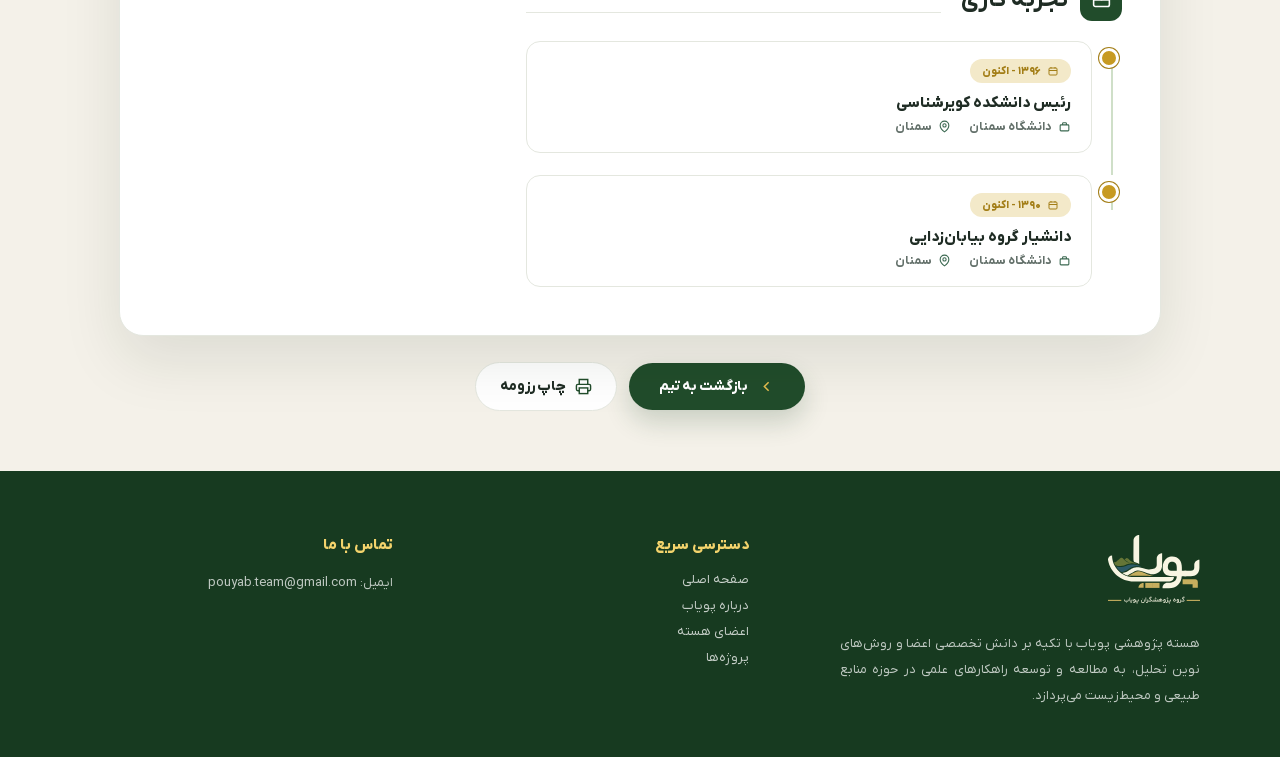
<file: resume.html>
<!doctype html>
<html lang="fa" dir="rtl">
<head>
<meta charset="utf-8">
<meta name="viewport" content="width=device-width, initial-scale=1.0">
<meta name="description" content="رزومه اعضای هسته پژوهشی پویاب">
<title>پویاب | رزومه</title>
<link rel="canonical" href="https://www.pouyabteam.com/resume.html">
<link rel="icon" type="image/webp" href="assets/images/logo.webp">
<link rel="stylesheet" href="assets/css/pouyab.css">
<link rel="stylesheet" href="assets/css/resume.css">
<style>
:root{
  --pouyab-green:#1a3d24;
  --pouyab-green-2:#214c2b;
  --pouyab-green-3:#5f8d3d;
  --pouyab-gold:#d4a520;
  --pouyab-gold-soft:#f3d36c;
  --pouyab-cream:#f7f4e8;
  --pouyab-paper:#fbfaf4;
  --pouyab-ink:#1a2b20;
  --pouyab-muted:#5a6560;
  --pouyab-line:#e2e7dc;
  --pouyab-white:#fff;
}
@font-face{
  font-family:"IRANYekan";
  src:url("assets/fonts/IRANYekanX-Regular.woff2") format("woff2");
  font-weight:400;
  font-style:normal;
  font-display:swap;
}
@font-face{
  font-family:"IRANYekan";
  src:url("assets/fonts/IRANYekanX-Medium.woff2") format("woff2");
  font-weight:500;
  font-style:normal;
  font-display:swap;
}
@font-face{
  font-family:"IRANYekan";
  src:url("assets/fonts/IRANYekanX-Bold.woff2") format("woff2");
  font-weight:700;
  font-style:normal;
  font-display:swap;
}
@font-face{
  font-family:"IRANYekan";
  src:url("assets/fonts/IRANYekanX-ExtraBold.woff2") format("woff2");
  font-weight:800;
  font-style:normal;
  font-display:swap;
}
@font-face{
  font-family:"IRANYekan";
  src:url("assets/fonts/IRANYekanX-Black.woff2") format("woff2");
  font-weight:900;
  font-style:normal;
  font-display:swap;
}
</style>
</head>
<body style="margin:0;background:#ecebe8">

<header class="pouyab-header" id="top">
  <div class="pouyab-header-inner">
    <a href="index.html" class="pouyab-brand">
      <img src="assets/images/logo4.svg" alt="پویاب" data-i18n-alt="hero.brand">
      <span class="pouyab-brand-text"><strong data-i18n="brand.title">گروه پژوهشگران پویاب</strong></span>
    </a>
    <nav class="pouyab-nav" id="pouyabNav">
      <a href="index.html#home" data-i18n="nav.home">صفحه اصلی</a>
      <a href="index.html#about" data-i18n="nav.about">درباره پویاب</a>
      <a href="index.html#team" class="is-current" data-i18n="nav.team">اعضای هسته</a>
      <a href="pouyab_projects.html" data-i18n="nav.projects">پروژه‌ها</a>
      <div class="pouyab-lang pouyab-lang-nav" role="group" aria-label="زبان سایت" data-i18n-aria="lang.aria">
        <span class="pouyab-lang-label" aria-hidden="true">فارسی</span>
        <div class="pouyab-lang-options">
          <button type="button" data-lang="fa" aria-label="فارسی">فا</button>
          <button type="button" data-lang="en" aria-label="English">EN</button>
          <button type="button" data-lang="zh" aria-label="中文">中</button>
          <button type="button" data-lang="ar" aria-label="العربية">ع</button>
        </div>
      </div>
    </nav>
    <div class="pouyab-lang" id="pouyabLangSwitcher" role="group" aria-label="زبان سایت" data-i18n-aria="lang.aria">
      <span class="pouyab-lang-label" aria-hidden="true">فارسی</span>
      <div class="pouyab-lang-options">
        <button type="button" data-lang="fa" aria-label="فارسی">فا</button>
        <button type="button" data-lang="en" aria-label="English">EN</button>
        <button type="button" data-lang="zh" aria-label="中文">中</button>
        <button type="button" data-lang="ar" aria-label="العربية">ع</button>
      </div>
    </div>
    <button class="pouyab-burger" id="pouyabBurger" aria-label="منوی ناوبری" aria-expanded="false" data-i18n-aria="nav.aria">
      <span></span><span></span><span></span>
    </button>
  </div>
</header>

<div class="rf-loader" id="rfLoader"><div class="rf-loader-ring"></div></div>

<main class="rf-page">
  <div class="rf-progress" id="rfProgress" aria-hidden="true"></div>
  <div class="rf-cv" id="rfCv" aria-live="polite"></div>
  <div class="rf-back-wrap" id="rfBackWrap"></div>
</main>

<footer class="pouyab-footer">
  <div class="pouyab-footer-top">
    <div class="pouyab-footer-brand">
      <a href="index.html"><img src="assets/images/logo1.svg" alt="لوگوی پویاب" data-i18n-alt="about.logoAlt"></a>
      <p data-i18n="footer.desc">
        هسته پژوهشی پویاب با تکیه بر دانش تخصصی اعضا و روش‌های نوین تحلیل،
        به مطالعه و توسعه راهکارهای علمی در حوزه منابع طبیعی و محیط‌زیست می‌پردازد.
      </p>
    </div>
    <div>
      <h4 data-i18n="footer.quick">دسترسی سریع</h4>
      <div class="pouyab-footer-links">
        <a href="index.html#home" data-i18n="nav.home">صفحه اصلی</a>
        <a href="index.html#about" data-i18n="nav.about">درباره پویاب</a>
        <a href="index.html#team" data-i18n="nav.team">اعضای هسته</a>
        <a href="pouyab_projects.html" data-i18n="nav.projects">پروژه‌ها</a>
      </div>
    </div>
    <div>
      <h4 data-i18n="footer.contact">تماس با ما</h4>
      <div class="pouyab-footer-contact">
        <p data-i18n="footer.email">ایمیل: pouyab.team@gmail.com</p>
      </div>
    </div>
  </div>
</footer>

<script src="assets/js/i18n.js"></script>
<script src="assets/js/resume-data.js"></script>
<script src="assets/js/resume.js"></script>

</body>
</html>
</file>
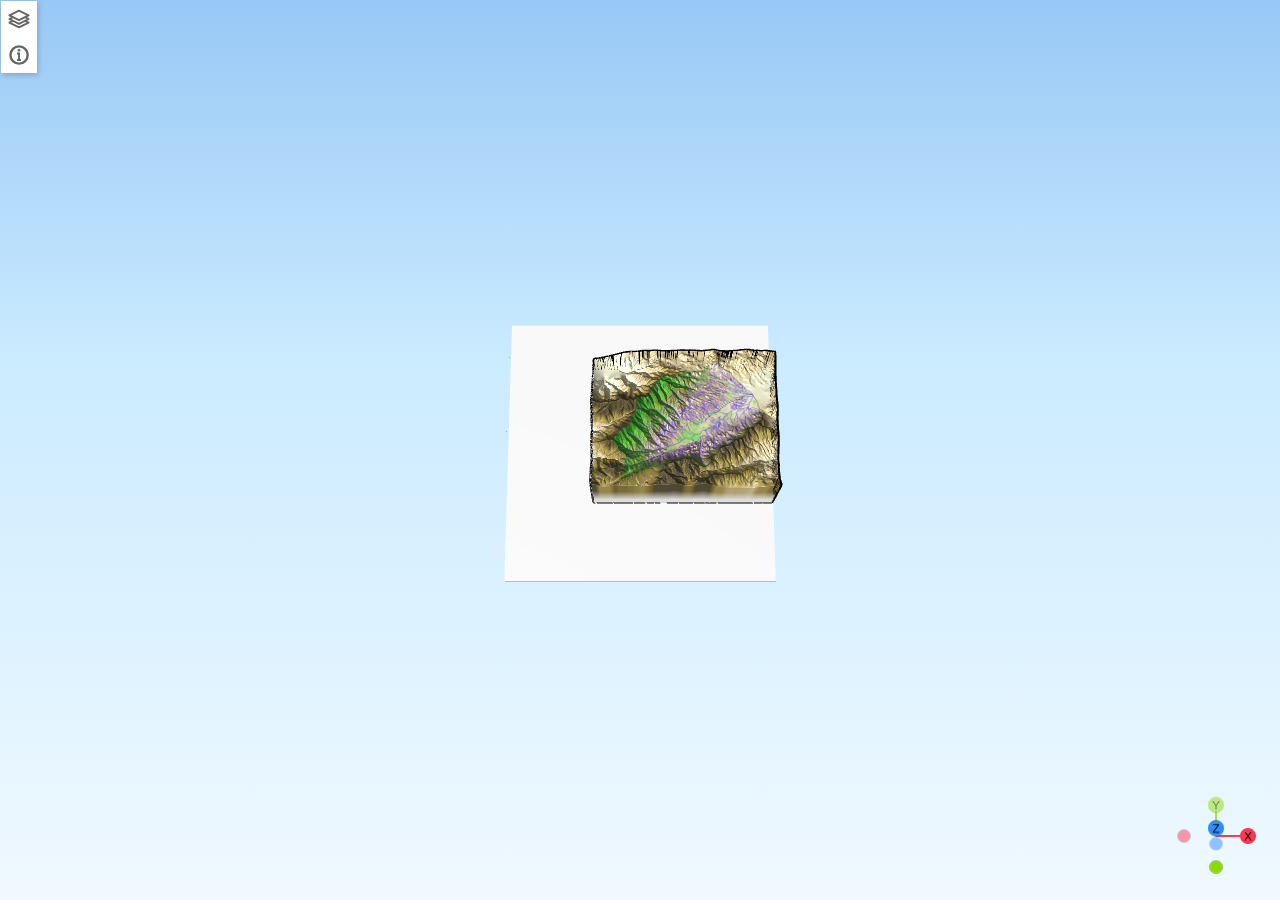
<file: assets/maps/01/Qgis2threejs -Foladmahale/Model3D.html>
<!DOCTYPE html>
<html>
<head>
<meta charset="UTF-8">
<title>3D</title>
<meta name="viewport" content="width=device-width, user-scalable=no, minimum-scale=1.0, maximum-scale=1.0">
<base target="_blank">
<link rel="stylesheet" type="text/css" href="./Qgis2threejs.css">
<style type="text/css">
#popup, #header, #layerpanel {
  left: 36px;
}
</style>
<script src="./threejs/three.min.js"></script>
<script src="./threejs/OrbitControls.js"></script>
<script src="./threejs/ViewHelper.js"></script>
<script src="./threejs/OutlineEffect.js"></script>
<script src="./Qgis2threejs.js"></script>
</head>
<body>
<div id="view">
  <div id="northarrow"></div>
  <div id="navigation"></div>
</div>

<!-- popup -->
<div id="popup">
  <div id="closebtn">&times;</div>
  <div id="popupbar"></div>
  <div id="popupbody">
    <div id="popupcontent"></div>

    <!-- query result -->
    <div id="queryresult">
      <table id="qr_coords_table">
        <caption>Clicked coordinates <div id="zoomtopoint" class="action-zoom zoombtn"></div></caption>
        <tr><td id="qr_coords"></td></tr>
      </table>

      <table id="qr_layername_table">
        <caption>Layer <div id="zoomtolayer" class="action-zoom zoombtn"></div></caption>
        <tr><td id="qr_layername"></td></tr>
      </table>

      <table id="qr_attrs_table">
        <caption>Attributes</caption>
      </table>

      <!-- camera actions and measure tool -->
      <div id="orbitbtn" class="action-btn action-orbit">Orbit</div>
      <div id="measurebtn" class="action-btn">Measure distance</div>
    </div>

    <!-- page info -->
    <div id="pageinfo">
      <h1>Current View URL</h1>
      <div><input id="urlbox" type="text"></div>

      <h1>Usage</h1>
      <table id="usage">
        <tr><td colspan="2" class="star">Mouse</td></tr>
        <tr><td>Left button + Move</td><td>Orbit</td></tr>
        <tr><td>Mouse Wheel</td><td>Zoom</td></tr>
        <tr><td>Right button + Move</td><td>Pan</td></tr>

        <tr><td colspan="2" class="star">Keys</td></tr>
        <tr><td>Arrow keys</td><td>Move Horizontally</td></tr>
        <tr><td>Shift + Arrow keys</td><td>Orbit</td></tr>
        <tr><td>Ctrl + Arrow keys</td><td>Rotate</td></tr>
        <tr><td>Shift + Ctrl + Up / Down</td><td>Zoom In / Out</td></tr>
        <tr><td>L</td><td>Toggle Label Visibility</td></tr>
        <tr><td>R</td><td>Start / Stop Orbit Animation</td></tr>
        <tr><td>W</td><td>Wireframe Mode</td></tr>
        <tr><td>Shift + R</td><td>Reset Camera Position</td></tr>
        <tr><td>Shift + S</td><td>Save Image</td></tr>
      </table>

      <h1>About</h1>
      <div id="about"><img src="./Qgis2threejs.png">
        This page was made with <a href="https://www.qgis.org/">QGIS</a> and <a href="https://github.com/minorua/Qgis2threejs">Qgis2threejs</a> plugin (version 2.8).
        <div>Powered by <a href="https://threejs.org/">three.js</a>
        <span id="lib_proj4js"> and <a href="https://trac.osgeo.org/proj4js/">Proj4js</a></span>.</div>
      </div>
    </div>
  </div>
</div>

<!-- progress bar -->
<div id="progress"><div id="progressbar"></div></div>

<!-- menu -->
<div id="toolbtns">
  <div id="layerbtn"></div>
  <div id="animbtn" class="hidden"></div>
  <div id="infobtn"></div>
</div>

<!-- header and footer -->
<div id="header"></div>
<div id="footer"></div>

<!-- layer panel -->
<div id="layerpanel">
  <div id="layerlist"></div>
</div>

<!-- animation -->
<div id="narrativebox" class="ef1">
  <div id="narbody">

  </div>
  <div id="nextbtn"></div>
</div>

<script>
Q3D.Config.allVisible = true;
Q3D.Config.localMode = true;

var container = document.getElementById("view"),
    app = Q3D.application,
    gui = Q3D.gui;

app.init(container);       // initialize viewer

// load the scene
app.loadSceneFile("./data/Model3D/scene.js", function (scene) {
  // scene file has been loaded
  app.start();
}, function (scene) {
  // all relevant files have been loaded

});
</script>
</body>
</html>
</file>
<file: assets/css/pouyab.css>
/* =========================================================
   POUYAB — SHARED HEADER / FOOTER
   ========================================================= */

.pouyab-site{
  --pouyab-green:#214c2b;
  --pouyab-green-2:#2f6539;
  --pouyab-green-3:#5f8d3d;
  --pouyab-gold:#d8a91e;
  --pouyab-gold-soft:#f3d36c;
  --pouyab-cream:#f7f4e8;
  --pouyab-paper:#fbfaf4;
  --pouyab-ink:#24332a;
  --pouyab-muted:#68736b;
  --pouyab-line:#dfe4d8;
  --pouyab-white:#fff;
}

.pouyab-site a{
  text-decoration:none;
  color:inherit;
}

.pouyab-header a,
.pouyab-footer a{
  text-decoration:none;
}

/* ---------- Header ---------- */
.pouyab-header{
  position:sticky;
  top:0;
  z-index:120;
  font-family:"IRANYekan",sans-serif;
  background:rgba(251,250,244,.92);
  -webkit-backdrop-filter:blur(10px);
  backdrop-filter:blur(10px);
  border-bottom:1px solid rgba(33,76,43,.10);
  transition:box-shadow .25s ease;
}

.pouyab-header.is-scrolled{
  box-shadow:0 10px 30px rgba(30,58,37,.08);
}

.pouyab-header-inner{
  width:min(1120px,94%);
  margin:0 auto;
  display:flex;
  align-items:center;
  justify-content:space-between;
  gap:18px;
  min-height:74px;
}

.pouyab-brand{
  display:flex;
  align-items:center;
  gap:12px;
}

.pouyab-brand img{
  height:46px;
  width:auto;
  display:block;
}

.pouyab-brand-text{
  display:flex;
  flex-direction:column;
  align-items:flex-start;
  gap:1px;
}

.pouyab-brand-text strong{
  font-size:19px;
  font-weight:900;
  color:var(--pouyab-green);
  line-height:1.25;
  white-space:nowrap;
}

.pouyab-brand-text small{
  font-size:11px;
  font-weight:500;
  color:var(--pouyab-muted);
  letter-spacing:.2px;
}

.pouyab-nav{
  display:flex;
  align-items:center;
  gap:6px;
}

.pouyab-nav a{
  position:relative;
  display:inline-flex;
  align-items:center;
  padding:9px 14px;
  border-radius:999px;
  color:var(--pouyab-ink);
  font-size:14px;
  font-weight:600;
  transition:color .2s ease,background .2s ease;
}

.pouyab-nav a:hover{
  color:var(--pouyab-green);
  background:rgba(33,76,43,.06);
}

.pouyab-nav a.is-current{
  color:var(--pouyab-green);
  background:rgba(216,169,30,.14);
}

.pouyab-nav a.pouyab-nav-cta{
  margin-right:6px;
  padding:10px 20px;
  color:#fff;
  background:var(--pouyab-green);
  box-shadow:0 8px 18px rgba(33,76,43,.22);
}

.pouyab-nav a.pouyab-nav-cta:hover{
  color:#fff;
  background:var(--pouyab-green-2);
}

.pouyab-burger{
  display:none;
  flex-direction:column;
  justify-content:center;
  gap:6px;
  width:40px;
  height:40px;
  padding:10px 8px;
  border:none;
  border-radius:10px;
  background:transparent;
  cursor:pointer;
}

.pouyab-burger span{
  display:block;
  height:3px;
  width:100%;
  border-radius:999px;
  background:var(--pouyab-green);
  transition:transform .3s ease,opacity .3s ease;
}

.pouyab-header.open .pouyab-burger span:nth-child(1){
  transform:translateY(9px) rotate(45deg);
}

.pouyab-header.open .pouyab-burger span:nth-child(2){
  opacity:0;
}

.pouyab-header.open .pouyab-burger span:nth-child(3){
  transform:translateY(-9px) rotate(-45deg);
}

@media(max-width:900px){
  .pouyab-burger{
    display:flex;
  }

  .pouyab-nav{
    position:absolute;
    top:100%;
    right:0;
    left:0;
    flex-direction:column;
    align-items:stretch;
    gap:2px;
    padding:10px 5% 14px;
    background:rgba(251,250,244,.97);
    backdrop-filter:blur(10px);
    -webkit-backdrop-filter:blur(10px);
    border-bottom:1px solid rgba(33,76,43,.08);
    transform:translateY(-8px);
    opacity:0;
    visibility:hidden;
    pointer-events:none;
    transition:transform .3s ease,opacity .3s ease,visibility .3s ease;
  }

  .pouyab-header.open .pouyab-nav{
    transform:translateY(0);
    opacity:1;
    visibility:visible;
    pointer-events:auto;
  }

  .pouyab-nav a{
    justify-content:center;
    padding:13px 14px;
    font-size:15px;
    border-radius:12px;
    transition:background .2s ease,color .2s ease;
  }

  .pouyab-nav a:hover{
    background:rgba(33,76,43,.06);
  }

  .pouyab-nav a.is-current{
    background:rgba(216,169,30,.14);
  }

  .pouyab-nav a.pouyab-nav-cta{
    margin-right:0;
  }
}

@media(max-width:520px){
  .pouyab-header-inner{
    min-height:64px;
  }

  .pouyab-brand img{
    height:42px;
  }

  .pouyab-brand-text strong{
    font-size:17px;
  }
}

/* ---------- Footer ---------- */
.pouyab-footer{
  background:#173a20;
  color:#fff;
  font-family:"IRANYekan",sans-serif;
}

.pouyab-footer-top{
  width:min(1120px,94%);
  margin:0 auto;
  display:grid;
  grid-template-columns:1.3fr 1fr 1fr;
  gap:44px;
  padding:64px 0 48px;
}

.pouyab-footer-brand img{
  height:72px;
  width:auto;
  margin-bottom:18px;
}

.pouyab-footer-brand p{
  margin:0;
  max-width:360px;
  color:rgba(255,255,255,.72);
  font-size:13px;
  line-height:2;
  text-align:justify;
  text-justify:inter-word;
  text-align-last:right;
}

.pouyab-footer h4{
  margin:0 0 16px;
  color:var(--pouyab-gold-soft);
  font-size:15px;
  font-weight:800;
}

.pouyab-footer-links{
  display:flex;
  flex-direction:column;
  gap:9px;
}

.pouyab-footer-links a{
  color:rgba(255,255,255,.75);
  font-size:13px;
  transition:color .2s ease,padding-right .2s ease;
}

.pouyab-footer-links a:hover{
  color:#fff;
  padding-right:4px;
}

.pouyab-footer-contact p{
  margin:0 0 10px;
  color:rgba(255,255,255,.72);
  font-size:13px;
  line-height:1.9;
}

.pouyab-footer-contact strong{
  display:block;
  color:#fff;
  font-weight:700;
}

@media(max-width:820px){
  .pouyab-footer-top{
    grid-template-columns:1fr 1fr;
    gap:34px;
  }
}

@media(max-width:560px){
  .pouyab-footer-top{
    grid-template-columns:1fr;
    padding:46px 0 34px;
  }
}

/* =========================================================
   POUYAB — LANGUAGE SWITCHER + CJK + LTR OVERRIDES
   ========================================================= */

/* ---------- Language switcher ---------- */
.pouyab-lang{
  display:flex;
  align-items:center;
  gap:8px;
  margin-inline-start:4px;
  padding:4px 6px 4px 10px;
  border:1px solid rgba(33,76,43,.14);
  border-radius:999px;
  background:rgba(33,76,43,.05);
  white-space:nowrap;
}

.pouyab-lang-label{
  font-size:12px;
  font-weight:700;
  color:var(--pouyab-green);
}

.pouyab-lang-options{
  display:flex;
  gap:3px;
}

.pouyab-lang-options button{
  min-width:30px;
  height:26px;
  padding:0 8px;
  border:none;
  border-radius:999px;
  background:transparent;
  color:var(--pouyab-muted);
  font-family:inherit;
  font-size:11px;
  font-weight:800;
  line-height:1;
  cursor:pointer;
  transition:background .2s ease,color .2s ease;
}

.pouyab-lang-options button:hover{
  color:var(--pouyab-green);
  background:rgba(33,76,43,.08);
}

.pouyab-lang-options button.is-active{
  color:#fff;
  background:var(--pouyab-green);
  box-shadow:0 4px 10px rgba(33,76,43,.25);
}

@media(max-width:900px){
  .pouyab-header .pouyab-lang-label{
    display:none;
  }
}

@media(max-width:520px){
  .pouyab-lang{
    padding:3px 4px;
    gap:4px;
  }

  .pouyab-lang-options button{
    min-width:27px;
    height:24px;
    padding:0 6px;
    font-size:10px;
  }
}

/* ---------- CJK (Chinese) font stack ---------- */
html[lang="zh"] body,
html[lang="zh"] .pouyab-header,
html[lang="zh"] .pouyab-footer,
html[lang="zh"] .pouyab-page,
html[lang="zh"] .pr-hero,
html[lang="zh"] .pd-section,
html[lang="zh"] .pr-eyebrow,
html[lang="zh"] .pd-title,
html[lang="zh"] button{
  font-family:"PingFang SC","Hiragino Sans GB","Microsoft YaHei","Noto Sans SC","Source Han Sans SC","IRANYekan",sans-serif;
}

/* ---------- LTR alignment fixes (home) ---------- */
html[dir="ltr"] .pouyab-page p,
html[dir="ltr"] .pouyab-page .pouyab-subtitle,
html[dir="ltr"] .pouyab-page .pouyab-copy p,
html[dir="ltr"] .pouyab-page .pouyab-leader-copy p,
html[dir="ltr"] .pouyab-page .pouyab-area p,
html[dir="ltr"] .pouyab-page .pouyab-member p,
html[dir="ltr"] .pouyab-page .pouyab-method-intro p,
html[dir="ltr"] .pouyab-page .pouyab-future-subtitle,
html[dir="ltr"] .pouyab-page .pouyab-collab .pouyab-subtitle,
html[dir="ltr"] .pouyab-page .pouyab-projects-intro p{
  text-align-last:left;
}

html[dir="ltr"] .pouyab-footer-brand p{
  text-align-last:left;
}

html[dir="ltr"] .pouyab-identity-item + .pouyab-identity-item{
  border-right:0;
  border-left:1px solid rgba(26,61,36,.08);
}

html[dir="ltr"] .pouyab-highlight{
  border-right:0;
  border-left:4px solid var(--pouyab-gold);
  border-radius:18px 0 0 18px;
}

html[dir="ltr"] .pouyab-quote::before{
  right:auto;
  left:18px;
}

html[dir="ltr"] .pouyab-projects-intro-steps{
  text-align:left;
}

html[dir="ltr"] .pouyab-projects-intro-step{
  padding:18px 18px 18px 24px;
}

html[dir="ltr"] .pouyab-projects-intro-step-dot{
  right:auto;
  left:-6px;
}

html[dir="ltr"] .pouyab-footer-links a:hover{
  padding-right:0;
  padding-left:4px;
}

/* ---------- LTR alignment fixes (projects + detail) ---------- */
html[dir="ltr"] .pr-table th,
html[dir="ltr"] .pr-table td,
html[dir="ltr"] .pd-table th,
html[dir="ltr"] .pd-table td{
  text-align:left;
}

html[dir="ltr"] .pr-featured-media .pr-badge{
  right:auto;
  left:18px;
}

html[dir="ltr"] .pd-obj li p{
  padding-right:0;
  padding-left:36px;
}

html[dir="ltr"] .pd-obj li:before{
  right:auto;
  left:20px;
}

html[dir="ltr"] .pd-timeline:before{
  right:auto;
  left:18px;
}

html[dir="ltr"] .pd-tl-item{
  padding-right:0;
  padding-left:54px;
}

html[dir="ltr"] .pd-tl-item:before{
  right:auto;
  left:12px;
}

/* ---------- LTR arrow mirroring ---------- */
html[dir="ltr"] .pouyab-projects-intro-btn .pouyab-projects-intro-btn-arrow,
html[dir="ltr"] .pouyab-projects-intro-btn:hover .pouyab-projects-intro-btn-arrow,
html[dir="ltr"] .pr-more .pr-more-arrow,
html[dir="ltr"] .pr-more:hover .pr-more-arrow,
html[dir="ltr"] .pd-back .pd-more-arrow,
html[dir="ltr"] .pd-back:hover .pd-more-arrow{
  transform:scaleX(-1);
}

/* =========================================================
   POUYAB — RESPONSIVE HEADER (logo4 + brand text)
   ========================================================= */

.pouyab-lang-nav{
  display:none;
}

@media(max-width:900px){
  .pouyab-header-inner{
    min-height:68px;
  }

  .pouyab-brand img{
    height:42px;
  }

  .pouyab-brand-text strong{
    font-size:17px;
  }
}

@media(max-width:600px){
  .pouyab-header-inner{
    min-height:62px;
    gap:10px;
  }

  .pouyab-brand{
    gap:9px;
  }

  .pouyab-brand img{
    height:36px;
  }

  .pouyab-brand-text strong{
    font-size:15px;
  }

  .pouyab-header-inner > .pouyab-lang{
    display:none;
  }

  .pouyab-nav .pouyab-lang-nav{
    display:flex;
    justify-content:center;
    margin-top:10px;
    margin-inline-start:0;
    padding-top:10px;
    border-top:1px solid rgba(33,76,43,.08);
  }

  .pouyab-nav .pouyab-lang-nav .pouyab-lang-label{
    display:inline-flex;
  }
}

/* ---------- RESUME BUTTON ---------- */
.pouyab-rv-btn{
  position:relative;
  display:inline-flex;
  align-items:center;
  justify-content:center;
  gap:8px;
  margin-top:18px;
  padding:12px 22px;
  border-radius:999px;
  background:var(--pouyab-green);
  color:var(--pouyab-white);
  font-size:14px;
  font-weight:800;
  line-height:1;
  text-decoration:none;
  border:0;
  cursor:pointer;
  box-shadow:0 4px 12px rgba(26,61,36,.18);
  transition:transform .25s ease,box-shadow .25s ease,background-color .25s ease;
}
.pouyab-rv-btn::after{
  content:"›";
  font-size:18px;
  line-height:1;
  transform:translateY(-1px);
  transition:transform .3s;
}
html[dir="ltr"] .pouyab-rv-btn::after{
  transform:rotate(180deg) translateY(-1px);
}
.pouyab-rv-btn:hover{
  background:var(--pouyab-green-2);
  transform:translateY(-2px);
  box-shadow:0 8px 20px rgba(26,61,36,.22);
}
.pouyab-rv-btn:hover::after{
  transform:translateX(-4px);
}
html[dir="ltr"] .pouyab-rv-btn:hover::after{
  transform:rotate(180deg) translateX(4px);
}
.pouyab-rv-btn:focus-visible{
  outline:3px solid var(--pouyab-gold);
  outline-offset:3px;
}

.pouyab-rv-btn-small{
  margin-top:12px;
  padding:9px 16px;
  font-size:12.5px;
  box-shadow:0 4px 8px rgba(26,61,36,.14);
}
.pouyab-rv-btn-small::after{
  font-size:15px;
}
</file>
<file: assets/css/resume.css>
.rf-page{
  --rf-green:#214c2b;
  --rf-green-deep:#173c20;
  --rf-green-mid:#3a6850;
  --rf-green-soft:#e9f0e4;
  --rf-green-line:#cfdfc8;
  --rf-gold:#c79a22;
  --rf-gold-2:#e3bc4e;
  --rf-gold-deep:#a37e17;
  --rf-gold-soft:#f3e9c9;
  --rf-cream:#f4f1e9;
  --rf-paper:#ffffff;
  --rf-ink:#1f2c24;
  --rf-muted:#63706a;
  --rf-line:#e4e7df;
  position:relative;
  min-height:100vh;
  background:var(--rf-cream);
  color:var(--rf-ink);
  font-family:"IRANYekan",-apple-system,"Segoe UI",Arial,sans-serif;
  padding:36px 16px 60px;
}
html[lang="zh"] .rf-page{ font-family:"IRANYekan","PingFang SC","Noto Sans SC","Microsoft YaHei",sans-serif; }
.rf-page .rf-ltr{ direction:ltr; unicode-bidi:embed; }

.rf-progress{
  position:fixed; top:0; left:0; height:3px; width:0; z-index:150;
  background:linear-gradient(90deg,var(--rf-gold),var(--rf-green));
  transition:width .2s;
}
.rf-loader{
  position:fixed; inset:0; z-index:200; display:flex; align-items:center; justify-content:center;
  background:var(--rf-cream); transition:opacity .5s, visibility .5s;
}
.rf-loader.is-done{ opacity:0; visibility:hidden; }
.rf-loader-ring{
  width:46px; height:46px; border-radius:50%;
  border:3px solid rgba(33,76,43,.12); border-top-color:var(--rf-green);
  animation:rfSpin .8s linear infinite;
}
@keyframes rfSpin{ to{ transform:rotate(360deg); } }

/* ================= CARD ================= */
.rf-cv{
  position:relative;
  width:min(1040px,100%);
  margin:0 auto;
  background:var(--rf-paper);
  border:1px solid var(--rf-line);
  border-radius:24px;
  box-shadow:0 24px 60px rgba(16,42,24,.10);
  overflow:hidden;
}
.rf-cv::before{
  content:"";
  position:absolute;
  top:0; left:0; right:0; height:4px;
  background:var(--rf-gold);
  z-index:6;
}

/* ================= HERO ================= */
.rf-hero{
  display:grid;
  grid-template-columns:218px minmax(0,1fr);
  gap:46px;
  align-items:center;
  padding:52px 56px 48px;
  background:linear-gradient(135deg,var(--rf-green-deep) 0%,#1c432a 100%);
}
.rf-hero-photo{
  grid-column:1; grid-row:1;
  justify-self:center;
  width:208px;
}
.rf-hero-info{ grid-column:2; grid-row:1; text-align:start; }

.rf-hero .rf-eyebrow{ color:var(--rf-gold-2); }
.rf-hero .rf-eyebrow::before{ background:var(--rf-gold-2); }
.rf-hero .rf-name{ color:var(--rf-paper); }
.rf-hero .rf-role{ color:var(--rf-gold-2); }
.rf-hero .rf-role .rf-role-line{ background:var(--rf-gold-2); }
.rf-hero .rf-meta-chip{
  background:rgba(255,255,255,.07);
  border-color:rgba(255,255,255,.16);
  color:#f2f6f2;
}
.rf-hero .rf-meta-chip em{ color:rgba(255,255,255,.62); }
.rf-hero .rf-meta-chip svg{ stroke:var(--rf-gold-2); }
.rf-hero .rf-meta-chip:hover{
  background:rgba(255,255,255,.11);
  border-color:rgba(255,255,255,.3);
}

.rf-eyebrow{
  display:inline-flex;
  align-items:center;
  gap:11px;
  margin:0 0 16px;
  font-size:12.5px;
  font-weight:800;
  letter-spacing:.14em;
  text-transform:uppercase;
  color:var(--rf-gold-deep);
}
.rf-eyebrow::before{
  content:"";
  width:30px; height:3px;
  border-radius:2px;
  background:var(--rf-gold);
  flex:none;
}
.rf-name{
  margin:0 0 12px;
  font-size:clamp(30px,4.2vw,46px);
  font-weight:900;
  line-height:1.18;
  letter-spacing:-.01em;
  color:var(--rf-ink);
}
.rf-role{
  margin:0 0 24px;
  font-size:16px;
  font-weight:700;
  color:var(--rf-green);
}
.rf-role .rf-role-line{
  display:inline-block;
  vertical-align:middle;
  width:6px; height:6px;
  border-radius:50%;
  background:var(--rf-gold);
  margin-inline:10px;
}
.rf-meta{
  display:flex;
  flex-wrap:wrap;
  gap:10px;
}
.rf-meta-chip{
  display:inline-flex;
  align-items:center;
  gap:8px;
  padding:9px 15px;
  border-radius:999px;
  background:var(--rf-white);
  border:1px solid var(--rf-line);
  font-size:12.5px;
  font-weight:700;
  color:var(--rf-ink);
  white-space:nowrap;
  transition:border-color .25s ease, background .25s ease;
}
.rf-meta-chip em{
  font-style:normal;
  color:var(--rf-muted);
  margin-inline-end:5px;
  font-weight:600;
}
.rf-meta-chip svg{
  width:14px; height:14px;
  stroke:var(--rf-gold-deep);
  stroke-width:2;
  fill:none;
  flex:none;
}
.rf-meta-chip:hover{ border-color:var(--rf-green-line); background:var(--rf-green-soft); }

/* photo */
.rf-photo-shell{
  width:100%;
  border-radius:20px;
  padding:6px;
  background:var(--rf-paper);
  border:1px solid rgba(255,255,255,.35);
  box-shadow:0 16px 36px rgba(4,16,8,.28);
}
.rf-photo-shell img{
  width:100%; height:262px;
  object-fit:cover;
  border-radius:15px;
  display:block;
}

/* ================= STATS BAND ================= */
.rf-stats{
  display:grid;
  grid-template-columns:repeat(4,1fr);
  background:var(--rf-cream);
  border-top:1px solid var(--rf-line);
  border-bottom:1px solid var(--rf-line);
}
.rf-stat{
  display:flex;
  align-items:center;
  gap:14px;
  padding:18px 26px;
}
.rf-stat + .rf-stat{ border-inline-start:1px solid var(--rf-line); }
.rf-stat-icon{
  width:42px; height:42px;
  border-radius:12px;
  background:var(--rf-green);
  display:inline-flex;
  align-items:center;
  justify-content:center;
  flex:none;
}
.rf-stat-icon svg{ width:20px; height:20px; stroke:var(--rf-paper); stroke-width:1.8; fill:none; }
.rf-stat-num{
  display:block;
  font-size:21px;
  font-weight:900;
  color:var(--rf-green-deep);
  line-height:1.1;
}
.rf-stat-num small{
  font-size:12px;
  color:var(--rf-gold-deep);
  font-weight:800;
}
.rf-stat-cap{
  display:block;
  font-size:11.5px;
  color:var(--rf-muted);
  font-weight:700;
  margin-top:2px;
}

/* ================= BODY ================= */
.rf-body{
  display:grid;
  grid-template-columns:minmax(0,1fr) 330px;
  gap:38px;
  padding:34px 38px 48px;
}

/* ================= MAIN ================= */
.rf-main{ min-width:0; }
.rf-sec{ margin-bottom:40px; }
.rf-sec:last-child{ margin-bottom:0; }
.rf-sec-head{
  display:flex;
  align-items:center;
  gap:12px;
  margin:0 0 20px;
}
.rf-sec-ico{
  width:42px; height:42px;
  border-radius:12px;
  background:var(--rf-green);
  color:var(--rf-white);
  display:inline-flex;
  align-items:center;
  justify-content:center;
  flex:none;
}
.rf-sec-ico svg{ width:21px; height:21px; stroke:var(--rf-paper); stroke-width:1.8; fill:none; }
.rf-sec-head h2{
  margin:0;
  font-size:18px;
  font-weight:900;
  color:var(--rf-ink);
  padding-bottom:6px;
  border-bottom:3px solid var(--rf-gold);
}
.rf-sec-head .rf-sec-line{
  flex:1;
  height:1px;
  margin-inline-start:8px;
  align-self:flex-end;
  background:var(--rf-line);
  margin-bottom:8px;
}

/* summary */
.rf-summary{
  padding:4px 0 4px 4px;
  border-inline-start:3px solid var(--rf-green);
  padding-inline-start:20px;
}
.rf-summary p{
  margin:0 0 14px;
  font-size:13.8px;
  line-height:2;
  color:#2b3a30;
  text-align:justify;
}
.rf-summary p:last-child{ margin-bottom:0; }

/* skills */
.rf-chips{
  display:flex;
  flex-wrap:wrap;
  gap:10px;
}
.rf-chip{
  display:inline-flex;
  align-items:center;
  gap:8px;
  padding:9px 17px;
  border-radius:999px;
  background:var(--rf-paper);
  border:1px solid var(--rf-line);
  font-size:13px;
  font-weight:700;
  color:var(--rf-green-deep);
  transition:border-color .25s ease, background .25s ease, transform .25s ease;
}
.rf-chip::before{
  content:"";
  width:7px; height:7px;
  border-radius:50%;
  background:var(--rf-gold);
  flex:none;
}
.rf-chip:hover{
  border-color:var(--rf-green-line);
  background:var(--rf-green-soft);
  transform:translateY(-2px);
}

/* timeline */
.rf-timeline{ position:relative; }
.rf-tl{
  position:relative;
  padding-inline-start:30px;
  padding-bottom:22px;
}
.rf-tl:last-child{ padding-bottom:0; }
.rf-tl::before{
  content:"";
  position:absolute;
  top:11px; bottom:0;
  inset-inline-start:9px;
  width:2px;
  background:var(--rf-green-line);
}
.rf-tl:last-child::before{ height:24px; }
.rf-tl-dot{
  position:absolute;
  inset-inline-start:3px;
  top:7px;
  width:14px; height:14px;
  border-radius:50%;
  background:var(--rf-gold);
  border:3px solid var(--rf-paper);
  box-shadow:0 0 0 1px var(--rf-gold-deep);
  z-index:1;
}
.rf-tl-card{
  background:var(--rf-paper);
  border:1px solid var(--rf-line);
  border-radius:14px;
  padding:17px 20px;
  transition:border-color .25s ease, transform .25s ease, box-shadow .25s ease;
}
.rf-tl-card:hover{
  border-color:var(--rf-green-line);
  transform:translateY(-2px);
  box-shadow:0 12px 28px rgba(16,42,24,.07);
}
.rf-tl-period{
  display:inline-flex;
  align-items:center;
  gap:6px;
  font-size:11px;
  font-weight:800;
  color:var(--rf-gold-deep);
  background:var(--rf-gold-soft);
  padding:5px 12px;
  border-radius:999px;
  margin-bottom:10px;
}
.rf-tl-period svg{ width:12px; height:12px; stroke:currentColor; stroke-width:2; fill:none; }
.rf-tl-title{
  margin:0 0 6px;
  font-size:15px;
  font-weight:800;
  color:var(--rf-ink);
}
.rf-tl-sub{
  font-size:12.5px;
  color:var(--rf-muted);
  display:flex;
  flex-wrap:wrap;
  gap:6px 18px;
}
.rf-tl-sub span{
  display:inline-flex;
  align-items:center;
  gap:6px;
  font-weight:600;
}
.rf-tl-sub svg{
  width:13px; height:13px;
  stroke:var(--rf-green-mid);
  stroke-width:2;
  fill:none;
  flex:none;
}

/* ================= SIDE ================= */
.rf-side{
  display:flex;
  flex-direction:column;
  gap:20px;
  min-width:0;
}
@media(min-width:1020px){
  .rf-side{ position:sticky; top:20px; max-height:calc(100vh - 40px); overflow:auto; }
}
.rf-card{
  background:var(--rf-paper);
  border:1px solid var(--rf-line);
  border-radius:16px;
  padding:22px 20px;
}
.rf-card-head{
  display:flex;
  align-items:center;
  gap:10px;
  margin:0 0 16px;
  font-size:14.5px;
  font-weight:900;
  color:var(--rf-ink);
  padding-bottom:10px;
  border-bottom:1px solid var(--rf-line);
}
.rf-card-ico{
  width:36px; height:36px;
  border-radius:11px;
  background:var(--rf-green-soft);
  display:inline-flex;
  align-items:center;
  justify-content:center;
  flex:none;
}
.rf-card-ico svg{ width:17px; height:17px; stroke:var(--rf-green); stroke-width:1.9; fill:none; }

.rf-contact-list{ display:flex; flex-direction:column; }
.rf-contact-row{
  display:flex;
  align-items:center;
  gap:11px;
  padding:10px 2px;
  border-bottom:1px dashed var(--rf-line);
  font-size:13px;
  color:var(--rf-ink);
}
.rf-contact-row:last-child{ border-bottom:none; }
.rf-contact-ico{
  width:38px; height:38px;
  border-radius:11px;
  background:var(--rf-green-soft);
  display:inline-flex;
  align-items:center;
  justify-content:center;
  flex:none;
  transition:background .25s ease;
}
.rf-contact-ico svg{ width:17px; height:17px; stroke:var(--rf-green); stroke-width:1.9; fill:none; }
.rf-contact-row:hover .rf-contact-ico{ background:#dde9d6; }
.rf-contact-val{ min-width:0; flex:1; font-weight:700; word-break:break-all; }
.rf-contact-row .ltr{ direction:ltr; unicode-bidi:embed; }
.rf-contact-val.ltr{ direction:ltr; text-align:left; }
.rf-contact-lbl{
  font-size:10.5px;
  color:var(--rf-muted);
  display:block;
  margin-bottom:1px;
  font-weight:600;
}

/* languages */
.rf-lang{ margin-bottom:4px; }
.rf-lang + .rf-lang{ margin-top:16px; padding-top:16px; border-top:1px dashed var(--rf-line); }
.rf-lang-name{
  display:flex;
  align-items:center;
  justify-content:space-between;
  font-size:13.5px;
  font-weight:800;
  color:var(--rf-ink);
}
.rf-lang-level{
  font-size:11px;
  font-weight:800;
  color:var(--rf-gold-deep);
  background:var(--rf-gold-soft);
  padding:3px 10px;
  border-radius:999px;
}
.rf-lang-skill{
  display:grid;
  grid-template-columns:104px 1fr 30px;
  gap:10px;
  align-items:center;
  margin-top:10px;
  font-size:12px;
}
.rf-lang-skill label{
  color:var(--rf-muted);
  font-weight:600;
  white-space:nowrap;
  overflow:hidden;
  text-overflow:ellipsis;
}
.rf-lang-track{
  height:8px;
  border-radius:999px;
  background:var(--rf-line);
  overflow:hidden;
}
.rf-lang-fill{
  display:block;
  height:100%;
  border-radius:999px;
  background:var(--rf-green);
}
.rf-lang-val{
  color:var(--rf-green);
  font-weight:800;
  font-size:11px;
  text-align:center;
}

/* links */
.rf-links{ display:flex; flex-direction:column; gap:10px; }
.rf-link-btn{
  display:flex;
  align-items:center;
  gap:11px;
  padding:13px 16px;
  border-radius:12px;
  font-size:13px;
  font-weight:800;
  text-decoration:none;
  transition:transform .22s ease, background .22s ease, border-color .22s ease, box-shadow .22s ease;
}
.rf-link-btn svg{ width:18px; height:18px; flex:none; }
.rf-link-btn.site,
.rf-link-btn.in{
  background:var(--rf-paper);
  border:1.5px solid var(--rf-line);
  color:var(--rf-ink);
}
.rf-link-btn.site:hover,
.rf-link-btn.in:hover{ border-color:var(--rf-gold); background:var(--rf-gold-soft); transform:translateY(-2px); }
.rf-link-btn.site svg,
.rf-link-btn.in svg{ stroke:var(--rf-green); fill:none; stroke-width:1.8; }
.rf-link-cap{
  font-size:10.5px;
  font-weight:600;
  opacity:.7;
  display:block;
  margin-top:2px;
}

/* ================= BACK ================= */
.rf-back-wrap{
  width:min(1040px,100%);
  margin:26px auto 0;
  display:flex;
  justify-content:center;
}
.rf-back{
  display:inline-flex;
  align-items:center;
  gap:10px;
  padding:14px 30px;
  border-radius:999px;
  background:var(--rf-green);
  color:var(--rf-paper);
  font-size:14px;
  font-weight:800;
  text-decoration:none;
  box-shadow:0 12px 26px rgba(33,76,43,.20);
  transition:transform .25s ease, background .25s ease, box-shadow .25s ease;
}
.rf-back:hover{ transform:translateY(-2px); background:var(--rf-green-deep); box-shadow:0 16px 32px rgba(33,76,43,.26); }
.rf-back svg{ width:17px; height:17px; stroke:var(--rf-gold-2); fill:none; stroke-width:2.2; }
html[dir="ltr"] .rf-back svg{ transform:rotate(180deg); }
.rf-actions{
  display:flex;
  flex-wrap:wrap;
  gap:12px;
  justify-content:center;
  align-items:center;
}
.rf-action{
  display:inline-flex;
  align-items:center;
  gap:9px;
  padding:14px 24px;
  border-radius:999px;
  border:1.5px solid var(--rf-line);
  background:var(--rf-paper);
  color:var(--rf-ink);
  font-family:inherit;
  font-size:14px;
  font-weight:800;
  cursor:pointer;
  transition:transform .25s ease, background .25s ease, border-color .25s ease, box-shadow .25s ease;
}
.rf-action:hover{
  border-color:var(--rf-gold);
  background:var(--rf-gold-soft);
  transform:translateY(-2px);
  box-shadow:0 10px 22px rgba(16,42,24,.07);
}
.rf-action svg{ width:17px; height:17px; stroke:var(--rf-green); fill:none; stroke-width:2; flex:none; }

/* ================= PRINT / PDF (Letter) ================= */
@media print {
  @page { size: letter; margin: 10mm; }
  html, body { background:#fff !important; }
  .pouyab-header, .pouyab-footer, .pouyab-lang, .rf-progress, .rf-loader, .rf-back-wrap{ display:none !important; }
  .rf-page{ padding:0 !important; background:#fff !important; }
  .rf-cv{ width:100%; max-width:none; border:none; box-shadow:none; border-radius:0; }
  .rf-cv::before{ display:none; }
  .rf-hero, .rf-photo-shell, .rf-photo-shell img, .rf-stats, .rf-stat-icon,
  .rf-sec-ico, .rf-card-ico, .rf-contact-ico, .rf-chip, .rf-tl-period, .rf-back{
    -webkit-print-color-adjust:exact;
    print-color-adjust:exact;
  }
  .rf-side{ position:static !important; max-height:none !important; overflow:visible !important; }
  [data-rf-reveal]{ opacity:1 !important; transform:none !important; }
  .rf-tl-card, .rf-card, .rf-sec{ break-inside:avoid; }
}

/* ================= REVEAL ================= */
[data-rf-reveal]{
  opacity:0;
  transform:translateY(12px);
  transition:opacity .55s ease, transform .55s cubic-bezier(.22,1,.36,1);
}
[data-rf-reveal].is-in{ opacity:1; transform:translateY(0); }

/* ================= RESPONSIVE ================= */
@media(max-width:980px){
  .rf-hero{ padding:44px 34px 38px; gap:30px; }
  .rf-body{ grid-template-columns:minmax(0,1fr) 300px; gap:28px; padding:28px 26px 42px; }
  .rf-stat{ padding:16px 18px; }
}
@media(max-width:860px){
  .rf-page{ padding:0 0 48px; }
  .rf-cv{ border-radius:0; border-left:none; border-right:none; }
  .rf-hero{ grid-template-columns:1fr; text-align:center; padding:38px 20px 34px; }
  .rf-hero-photo{ grid-column:1 !important; grid-row:auto !important; justify-self:center; width:190px; }
  .rf-hero-info{ grid-column:1 !important; grid-row:auto !important; text-align:center; }
  .rf-eyebrow{ justify-content:center; }
  .rf-meta{ justify-content:center; }
  .rf-stats{ grid-template-columns:repeat(2,1fr); }
  .rf-stat:nth-child(n+3){ border-inline-start:none; }
  .rf-stat:nth-child(3){ border-top:1px solid var(--rf-line); }
  .rf-stat:nth-child(4){ border-top:1px solid var(--rf-line); }
  .rf-body{ grid-template-columns:1fr; }
  .rf-side{ order:2; position:static; max-height:none; }
  .rf-main{ order:1; }
}
@media(max-width:480px){
  .rf-name{ font-size:26px; }
  .rf-photo-shell img{ height:220px; }
  .rf-stat{ padding:14px 14px; gap:10px; }
  .rf-body{ padding:20px 16px 36px; }
}

/* ================= PRINT: desktop single page (Letter) ================= */
@media print {
  @page { margin: 8mm; }
  html, body { margin:0 !important; padding:0 !important; }
  .rf-page{ font-family:"Tahoma","Segoe UI",Arial,sans-serif !important; -webkit-print-color-adjust:exact; print-color-adjust:exact; }
  html[lang="zh"] .rf-page{ font-family:"Microsoft YaHei","PingFang SC","Segoe UI",Arial,sans-serif !important; }
  .rf-cv, .rf-cv *{ -webkit-user-select:text; user-select:text; }
  .rf-summary p{ text-align:justify !important; }
  .rf-hero{ grid-template-columns:150px minmax(0,1fr) !important; gap:16px !important; text-align:start !important; padding:4px 6px 2px !important; }
  .rf-hero-photo{ grid-column:1 !important; grid-row:1 !important; width:138px !important; }
  .rf-photo-shell{ padding:3px; border-radius:10px; }
  .rf-photo-shell img{ height:150px; border-radius:7px; }
  .rf-hero-info{ grid-column:2 !important; grid-row:1 !important; text-align:start !important; }
  .rf-eyebrow{ margin-bottom:4px; font-size:9.5px; letter-spacing:.06em; }
  .rf-eyebrow::before{ width:16px; }
  .rf-name{ font-size:19px; margin-bottom:4px; }
  .rf-role{ font-size:11.5px; margin-bottom:8px; }
  .rf-meta{ gap:5px; }
  .rf-meta-chip{ padding:4px 9px; font-size:9.5px; }
  .rf-meta-chip em{ margin-inline-end:3px; }
  .rf-stats{ grid-template-columns:repeat(4,1fr) !important; }
  .rf-stat{ padding:5px 9px !important; gap:7px; }
  .rf-stat-icon{ width:24px; height:24px; border-radius:7px; }
  .rf-stat-icon svg{ width:12px; height:12px; }
  .rf-stat-num{ font-size:13px; }
  .rf-stat-cap{ font-size:8.5px; }
  .rf-body{ grid-template-columns:minmax(0,1fr) 280px !important; gap:14px; padding:3px 6px 0 !important; }
  .rf-main, .rf-side{ order:0 !important; }
  .rf-sec{ margin-bottom:9px !important; }
  .rf-sec-head{ margin-bottom:6px !important; gap:8px; }
  .rf-sec-ico{ width:22px; height:22px; border-radius:6px; }
  .rf-sec-ico svg{ width:12px; height:12px; }
  .rf-sec-head h2{ font-size:11.5px; }
  .rf-summary{ padding-inline-start:10px; }
  .rf-summary p{ margin-bottom:6px; font-size:9.5px; line-height:1.55; }
  .rf-chips{ gap:4px; }
  .rf-chip{ padding:3px 8px; font-size:8.5px; }
  .rf-tl{ padding-inline-start:13px; padding-bottom:7px !important; }
  .rf-tl::before{ inset-inline-start:5px; }
  .rf-tl-dot{ width:7px; height:7px; }
  .rf-tl-card{ padding:5px 10px !important; border-radius:6px; }
  .rf-tl-period{ font-size:8px; padding:2px 7px; margin-bottom:3px; }
  .rf-tl-title{ font-size:10px; margin-bottom:2px; }
  .rf-tl-sub{ font-size:9px; gap:3px 10px; }
  .rf-tl-sub svg{ width:10px; height:10px; }
  .rf-card{ padding:8px 10px; }
  .rf-card-head{ font-size:10.5px; margin-bottom:6px; padding-bottom:4px; }
  .rf-card-ico{ width:22px; height:22px; border-radius:6px; }
  .rf-card-ico svg{ width:11px; height:11px; }
  .rf-contact-row{ padding:4px 2px; font-size:9px; }
  .rf-contact-ico{ width:22px; height:22px; border-radius:6px; }
  .rf-contact-ico svg{ width:11px; height:11px; }
  .rf-contact-lbl{ font-size:7.5px; }
  .rf-lang{ margin-bottom:0; }
  .rf-lang + .rf-lang{ margin-top:5px; padding-top:5px; }
  .rf-lang-name{ font-size:9.5px; }
  .rf-lang-level{ font-size:7.5px; padding:1px 6px; }
  .rf-lang-skill{ grid-template-columns:70px 1fr 22px; gap:5px; margin-top:4px; font-size:8px; }
  .rf-lang-track{ height:5px; }
  .rf-links{ gap:5px; }
  .rf-link-btn{ padding:5px 8px; font-size:9px; border-radius:6px; }
  .rf-link-btn svg{ width:12px; height:12px; }
  .rf-actions{ display:none !important; }
}
</file>
<file: assets/maps/01/Qgis2threejs -Foladmahale/Qgis2threejs.css>
/*
(C) 2014 Minoru Akagi
SPDX-License-Identifier: MIT
https://github.com/minorua/Qgis2threejs
*/

body {
  font-family: arial, sans-serif;
  margin: 0;
  overflow: hidden;
}

#view {
  position: absolute;
  width: 100%;
  height: 100%;
}

#view.sky {
  background: -webkit-gradient(linear, left top, left bottom, from(#98c8f6), color-stop(0.4, #cbebff), to(#f0f9ff));
  background: linear-gradient(to bottom, #98c8f6 0%,#cbebff 40%,#f0f9ff 100%);
}

.hidden {
  display: none !important;
}

.visible {
  display: block !important;
}

.clickable {
  cursor: pointer;
}

.no-events {
  pointer-events: none;
}

.tooltip::before {
  display: block;
  position: absolute;
  visibility: hidden;
  transform: translate(10px, 30px);

  padding: 5px 10px;
  content: attr(data-tooltip);

  color: black;
  background: white;
  font-size: small;
  white-space: nowrap;
}

.tooltip:hover::before {
  visibility: visible;
}

.tooltip-btn {
  display: inline-block;
  width: 14px;
  height: 14px;
  border-radius: 8px;

  font-size: 12px;
  padding-top: 1px;
  text-align: center;
  color: white;
  background-color: #bbb;
  cursor: pointer;
}

#progress {
  position: absolute;
  top: 0;
  left: 0;
  width: 100%;
  height: 5px;
}

#progressbar {
  width: 0;
  height: 5px;
  background-color: #2196F3;
  opacity: 1;
}

#progressbar.fadeout {
  opacity: 0;
  height: 0;
  transition: all .4s;
}

#toolbtns {
  position: absolute;
  margin: 1px;
  box-shadow: 1px 2px 6px rgba(0,0,0,0.2);
  float: left;
}

#toolbtns > div {
  background-color: white;
  width: 24px;
  height: 24px;
  padding: 6px;
  cursor: pointer;
}

#toolbtns > div:hover {
  background-color: #eee;
}

#toolbtns > div::before {
  opacity: 0.6;
}

#layerpanel {
  position: absolute;
  margin: 1px 2px;
  background-color: white;
  box-shadow: 1px 2px 6px rgba(0,0,0,0.2);
  z-index: 1000;
  display: none;
}

.layer {
  padding: 6px;
}

.layer > div {
  display: flex;
  align-items: center;
  margin-bottom: 3px;
  font-size: small;
}

.layer > div:nth-child(n + 2) {
  margin-left: 20px;
  font-size: xx-small
}

.layer input[type="range"] {
  width: 130px;
  background-color:lightgray;
}

.layer select {
  width: 130px;
}

#header {
  position: absolute;
  margin: 5px 10px;
}

#footer {
  position: absolute;
  left: 5px;
  bottom: 5px;
}

/* popup */
#popup {
  position: absolute;
  margin: 1px 2px;
  max-width: 480px;
  min-width: 300px;
  z-index: 9999;
  background-color: white;
  box-shadow: 1px 2px 6px rgba(0,0,0,0.2);
  display: none;
}

#popupbar {
  padding-left: 4px;
  height: 19px;
  border-bottom: 1px solid lightgray;
  border-radius: 3px 3px 0 0;
}

#closebtn {
  color: #ccc;
  padding: 2px;
  line-height: 16px;
  font-size: 16px;
  font-weight: bold;
  width: 16px;
  height: 16px;
  text-align: center;
  float: right;
  cursor: pointer;
}

#closebtn:hover {
  background-color: #eee;
}

#popupbody {
  padding: 0px 5px 5px;
  min-width: 290px;
  max-height: 500px;
  overflow: auto;
}

#popupcontent, #queryresult {
  display: none;
}

#popupbody table {
  margin: 4px 0px;
  width: 100%;
}

#popupbody table caption {
  background-color: gray;
  color: white;
  font-size: small;
  padding: 1px 1px 1px 6px;
  text-align: left;
  vertical-align: bottom;
}

#popupbody table td {
  padding-left: 5px;
}

#qr_layername_table tr, #qr_coords_table tr {
  background-color: #eee;
}

#qr_attrs_table tr:nth-child(odd) {
  background-color: #eee;
}

#qr_attrs_table tr td:first-child {
  width: 40%;
}

.action-zoom {
  cursor: pointer;
  float: right;
  padding: 0 1px 0;
  width: 15px;
  height: 15px;
  filter: invert(100%);
}

.action-zoom:hover {
  background-color: #eee;
  border-radius: 3px;
  filter: none;
}

.action-btn {
  display: inline-block;
  border: 1px solid lightgray;
  cursor: pointer;
  font-size: small;
  padding: 2px 4px;
  margin-left: 2px;
}

.action-btn:hover {
  background-color: #eee;
}

/* pageinfo */
#pageinfo {
  font-size: small;
  display: none;
}

#pageinfo > h1 {
  background-color: gray;
  color: white;
  font-size: small;
  font-weight: normal;
  margin-top: 5px;
  margin-bottom: 3px;
  padding: 1px 1px 1px 6px;
}

#urlbox {
  width: 98%;
}

#usage, #about {
  margin-left: 5px;
}

#usage tr:nth-child(odd) {
  background-color: #eee;
}

#usage td.star {
  font-weight: bold;
}

#about ul {
  margin: 5px;
  margin-left: 20px;
  padding: 0px;
}

#about img {
  float: left;
  margin-right: 5px;
  width: 24px;
  height: 24px;
}

.license {
  font-size: xx-small;
}

.download-link {
  display: block;
  border: 1px solid darkgray;
  background: lightgray;
  color: black;
  font-size: large;
  margin: 10px 50px 10px;
  padding: 8px;
  text-align: center;
  text-decoration: none;
}

/* measure distance */
table.measure tr:nth-child(odd) {
  background-color: #eee;
}

table.measure tr > td:nth-child(2) {
  text-align: right;
}

/* print dialog */
.print div {
  padding: 5px;
}

.print label {
  margin-left: 5px;
}

.print input[type="text"] {
  width: 40px;
  border: 1px solid lightgray;
  background: #F6F6F6;
  margin-left: 8px;
  margin-right: 8px;
}

.print input[type="checkbox"] {
  margin-left: 15px;
}

.print input[type="submit"] {
  display: none;
}

.print .buttonbox {
  text-align: center;
  padding-top: 10px;
  padding-bottom: 10px;
}

.print .buttonbox span {
  border: 1px solid darkgray;
  background: lightgray;
  margin: 0px 5px 0px;
  padding: 5px 10px 5px;
  cursor: pointer;
}

/* widgets */
#northarrow {
  position: absolute;
  left: 12px;
  bottom: 16px;
  width: 80px;
  height: 80px;
  z-index: 1000;
  pointer-events: none;
  display: none;
}

#navigation {
  position: absolute;
  right: 0px;
  bottom: 0px;
  width: 128px;
  height: 128px;
  z-index: 1000;
  display: none;
}

/* animation */
#narrativebox {
  position: absolute;
  z-index: 1001;
  left: 2px;
  top: 2px;
  max-width: 40%;
  max-height: 80%;
  min-width: 200px;

  border: 1px solid gray;
  border-radius: 2px;
  background-color: rgba(255, 255, 255, .95);
  box-shadow: 5px 5px 5px rgba(0, 0, 0, .2);
  padding: 8px;

  overflow: auto;
}

#narrativebox.ef1 {
  top: 90%;
  height: 0;
  opacity: 0;
}

#narrativebox.ef1.visible {
  transition: all ease-out .2s;

  top: 2px;
  height: auto;
  opacity: 1;
}

#narbody {
  width: 100%;
  min-height: 75px;
}

#narbody > .narcontent {
  display: none;
}

#nextbtn {
  float: right;
  padding: 4px 8px;

  border: 1px solid gray;
  border-radius: 2px;

  font-size: small;
  cursor: pointer;
}

#nextbtn:hover {
  background-color: #eee;
}

.nextbtn {
  width: 20px;
  height: 20px;
  opacity: 0.6;
}

/* images */
#layerbtn::before {
  content: url("[data-uri]");
}

#infobtn::before {
  content: url("[data-uri]");
}

.zoombtn::before {
  content: url("[data-uri]");
}

.playbtn::before {
  content: url("[data-uri]");
}

.pausebtn::before {
  content: url("[data-uri]");
}

.nextbtn::before {
  content: url("[data-uri]");
}
</file>
